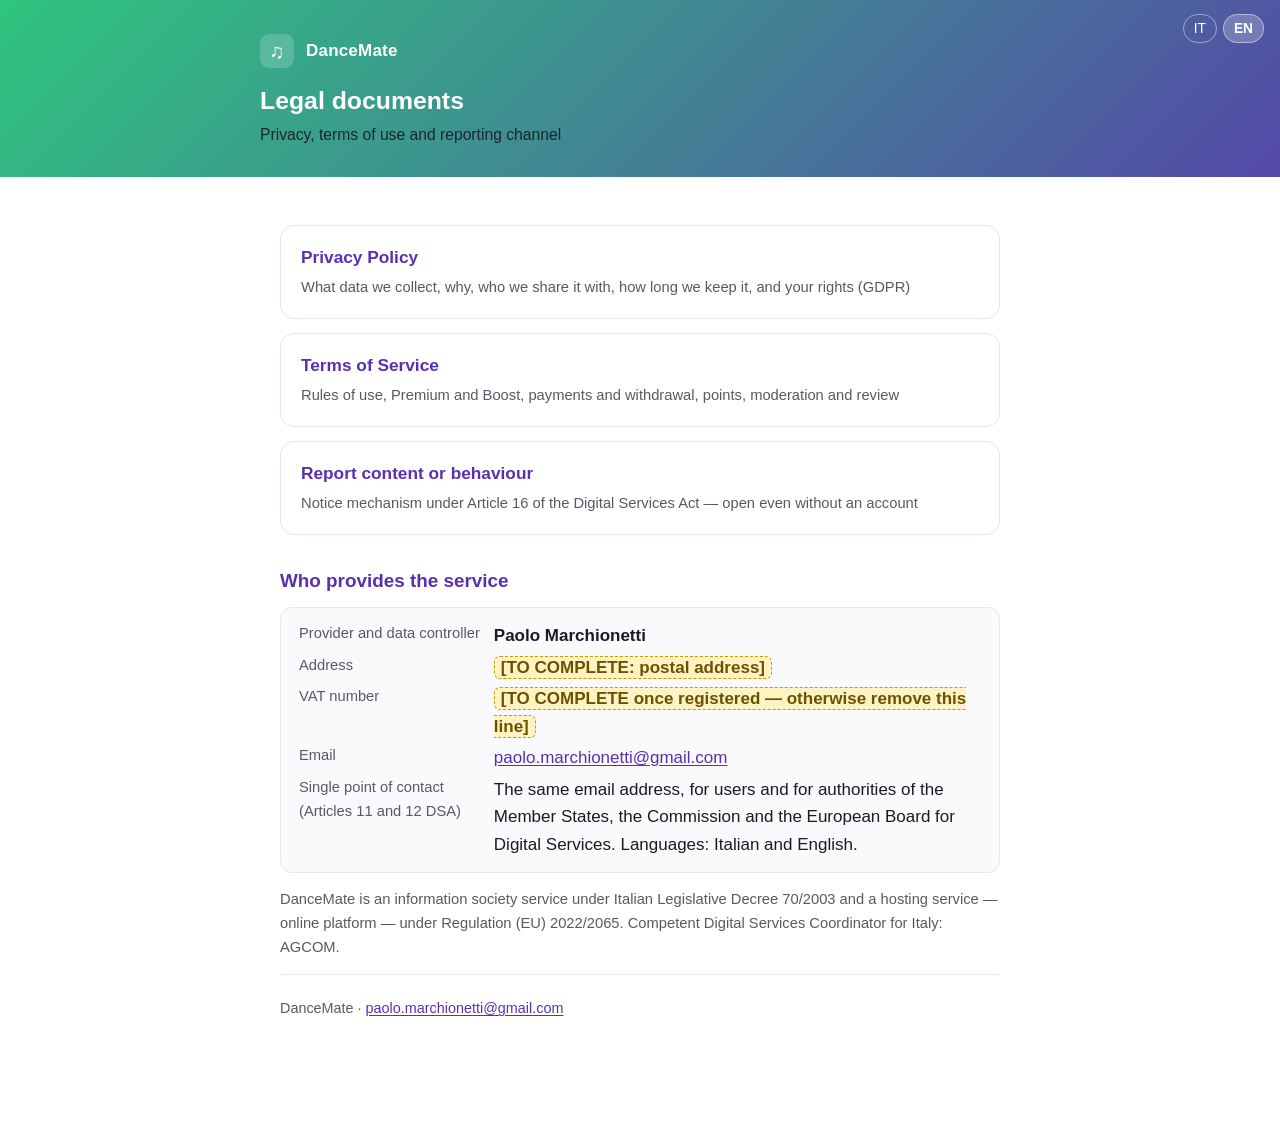
<file: index.html>
<!DOCTYPE html>
<html lang="it">
<head>
<meta charset="utf-8">
<meta name="viewport" content="width=device-width, initial-scale=1">
<title>Documenti legali — DanceMate</title>
<meta name="robots" content="index,follow">
<link rel="alternate" hreflang="en" href="./index-en.html">
<link rel="alternate" hreflang="it" href="./index.html">
<link rel="stylesheet" href="./legal.css">
<script src="./legal.js" defer></script>
</head>
<body>
<header class="band">
  <nav class="lang" aria-label="Lingua">
    <a href="./index.html" data-lang="it" aria-current="true">IT</a>
    <a href="./index-en.html" data-lang="en">EN</a>
  </nav>
  <div class="wrap">
    <div class="brand"><span class="note">&#9835;</span> DanceMate</div>
    <h1>Documenti legali</h1>
    <p>Privacy, condizioni d'uso e canale di segnalazione</p>
  </div>
</header>
<main>
  <div class="wrap">
    <a class="card" href="./privacy.html">
      <strong>Informativa sulla Privacy</strong>
      <span>Quali dati raccogliamo, perché, con chi li condividiamo, per quanto tempo, e i tuoi diritti (GDPR)</span>
    </a>
    <a class="card" href="./terms.html">
      <strong>Termini di Servizio</strong>
      <span>Regole d'uso, Premium e Boost, pagamenti e recesso, punti, moderazione e riesame</span>
    </a>
    <a class="card" href="./segnala.html">
      <strong>Segnala un contenuto o un comportamento</strong>
      <span>Meccanismo previsto dall'art. 16 del Digital Services Act — aperto anche senza account</span>
    </a>

    <h2>Chi fornisce il servizio</h2>
    <div class="legal-id">
      <dl>
        <dt>Fornitore e titolare del trattamento</dt>
        <dd><strong>Paolo Marchionetti</strong></dd>
        <dt>Indirizzo</dt>
        <dd><span class="todo">[DA COMPLETARE: indirizzo postale]</span></dd>
        <dt>Partita IVA</dt>
        <dd><span class="todo">[DA COMPLETARE quando aperta — altrimenti togliere la riga]</span></dd>
        <dt>Email</dt>
        <dd><a href="mailto:paolo.marchionetti@gmail.com">paolo.marchionetti@gmail.com</a></dd>
        <dt>Punto di contatto unico<br>(artt. 11 e 12 DSA)</dt>
        <dd>Lo stesso indirizzo email, per gli utenti e per le autorità degli Stati membri,
            della Commissione e del Comitato europeo per i servizi digitali.
            Lingue: italiano e inglese.</dd>
      </dl>
    </div>
    <p class="muted">DanceMate è un servizio della società dell'informazione ai sensi del
    D.Lgs. 70/2003 e un servizio di hosting — piattaforma online — ai sensi del Reg. (UE)
    2022/2065. Coordinatore dei servizi digitali competente per l'Italia: AGCOM.</p>

    <footer>
      DanceMate · <a href="mailto:paolo.marchionetti@gmail.com">paolo.marchionetti@gmail.com</a>
    </footer>
  </div>
</main>
</body>
</html>
</file>
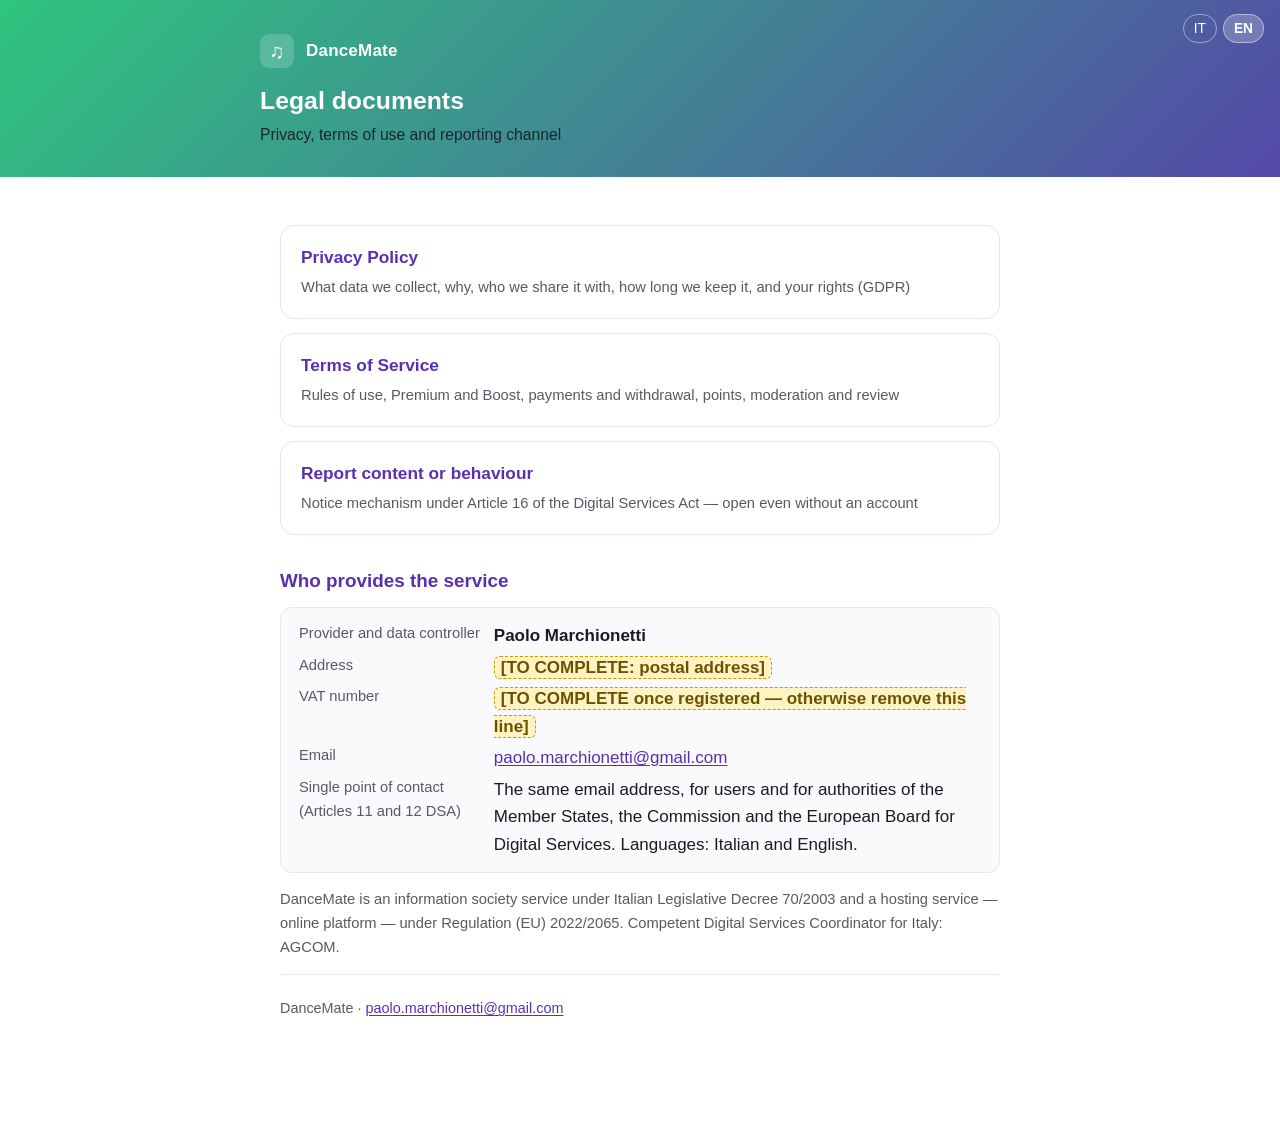
<file: index-en.html>
<!DOCTYPE html>
<html lang="en">
<head>
<meta charset="utf-8">
<meta name="viewport" content="width=device-width, initial-scale=1">
<title>Legal documents — DanceMate</title>
<meta name="robots" content="index,follow">
<link rel="alternate" hreflang="en" href="./index-en.html">
<link rel="alternate" hreflang="it" href="./index.html">
<link rel="stylesheet" href="./legal.css">
<script src="./legal.js" defer></script>
</head>
<body>
<header class="band">
  <nav class="lang" aria-label="Language">
    <a href="./index.html" data-lang="it">IT</a>
    <a href="./index-en.html" data-lang="en" aria-current="true">EN</a>
  </nav>
  <div class="wrap">
    <div class="brand"><span class="note">&#9835;</span> DanceMate</div>
    <h1>Legal documents</h1>
    <p>Privacy, terms of use and reporting channel</p>
  </div>
</header>
<main>
  <div class="wrap">
    <a class="card" href="./privacy-en.html">
      <strong>Privacy Policy</strong>
      <span>What data we collect, why, who we share it with, how long we keep it, and your rights (GDPR)</span>
    </a>
    <a class="card" href="./terms-en.html">
      <strong>Terms of Service</strong>
      <span>Rules of use, Premium and Boost, payments and withdrawal, points, moderation and review</span>
    </a>
    <a class="card" href="./segnala-en.html">
      <strong>Report content or behaviour</strong>
      <span>Notice mechanism under Article 16 of the Digital Services Act — open even without an account</span>
    </a>

    <h2>Who provides the service</h2>
    <div class="legal-id">
      <dl>
        <dt>Provider and data controller</dt>
        <dd><strong>Paolo Marchionetti</strong></dd>
        <dt>Address</dt>
        <dd><span class="todo">[TO COMPLETE: postal address]</span></dd>
        <dt>VAT number</dt>
        <dd><span class="todo">[TO COMPLETE once registered — otherwise remove this line]</span></dd>
        <dt>Email</dt>
        <dd><a href="mailto:paolo.marchionetti@gmail.com">paolo.marchionetti@gmail.com</a></dd>
        <dt>Single point of contact<br>(Articles 11 and 12 DSA)</dt>
        <dd>The same email address, for users and for authorities of the Member States, the
            Commission and the European Board for Digital Services.
            Languages: Italian and English.</dd>
      </dl>
    </div>
    <p class="muted">DanceMate is an information society service under Italian Legislative Decree
    70/2003 and a hosting service — online platform — under Regulation (EU) 2022/2065. Competent
    Digital Services Coordinator for Italy: AGCOM.</p>

    <footer>
      DanceMate · <a href="mailto:paolo.marchionetti@gmail.com">paolo.marchionetti@gmail.com</a>
    </footer>
  </div>
</main>
</body>
</html>
</file>
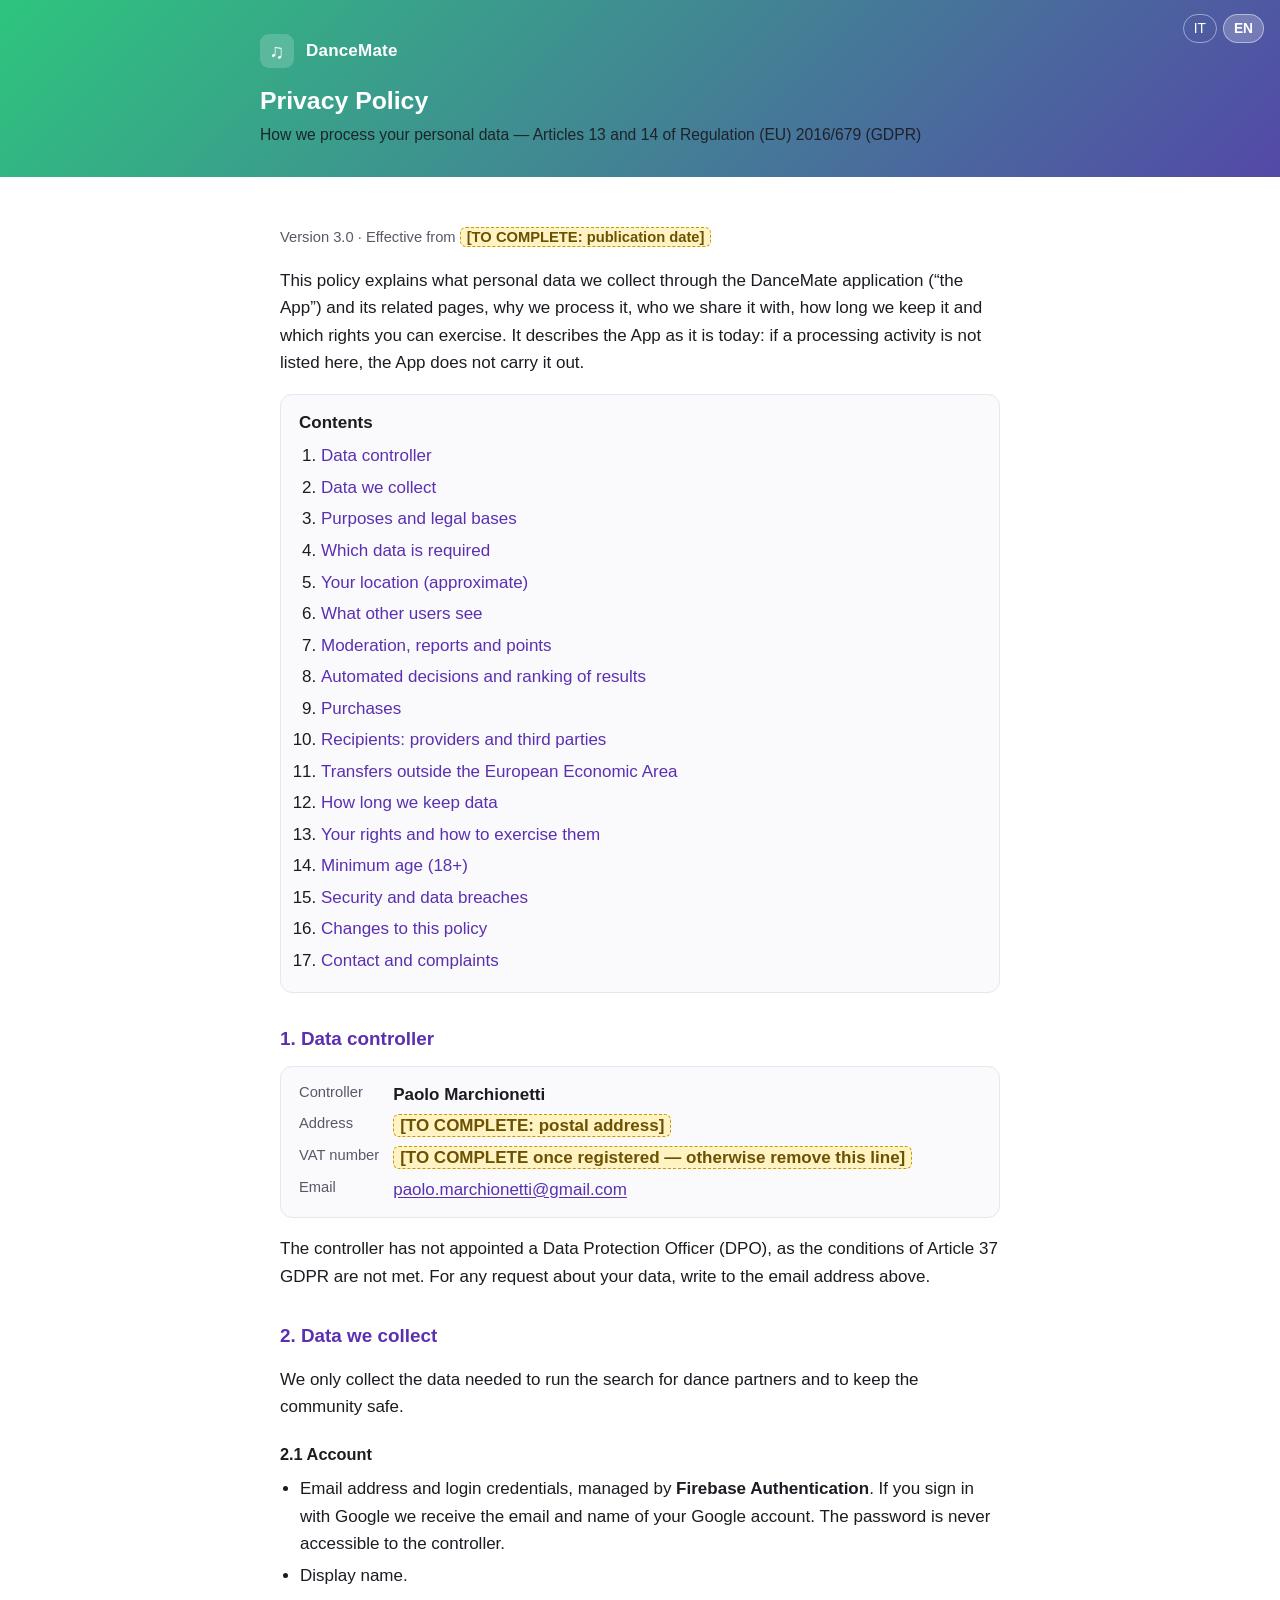
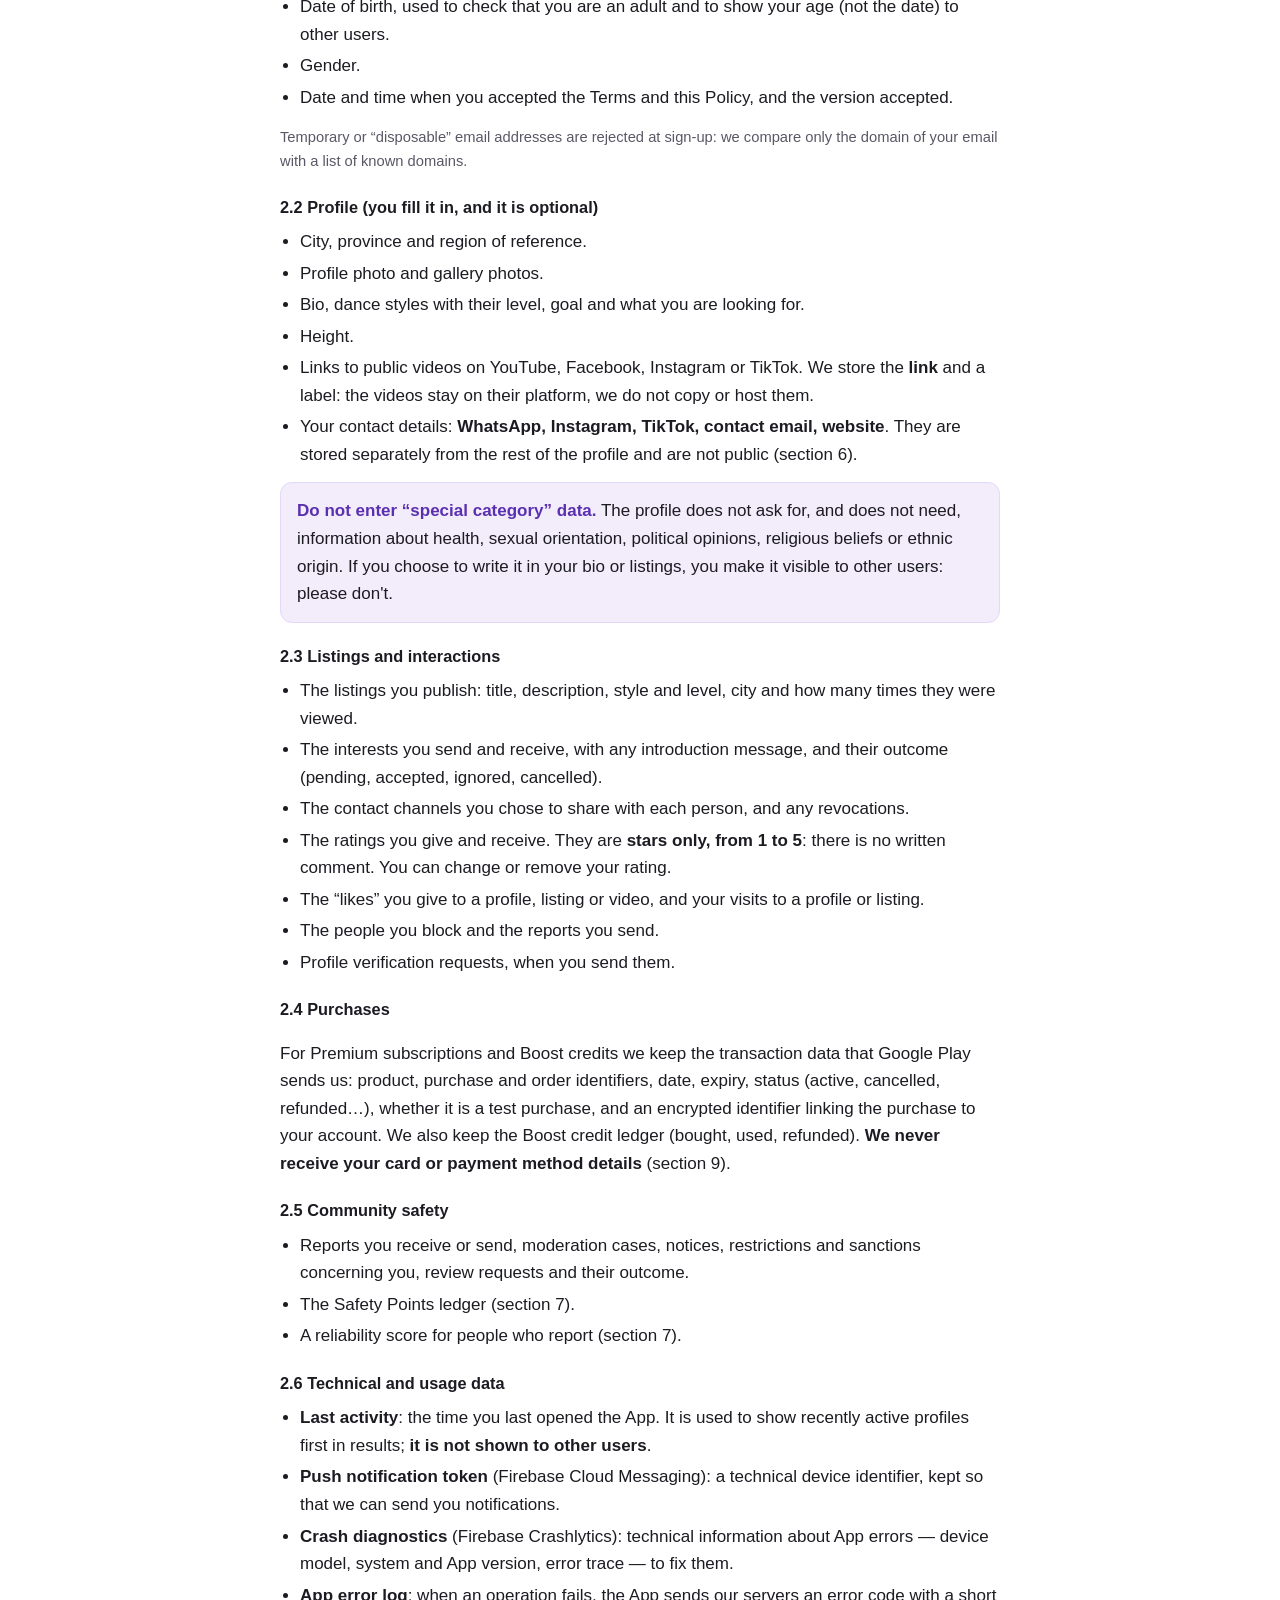
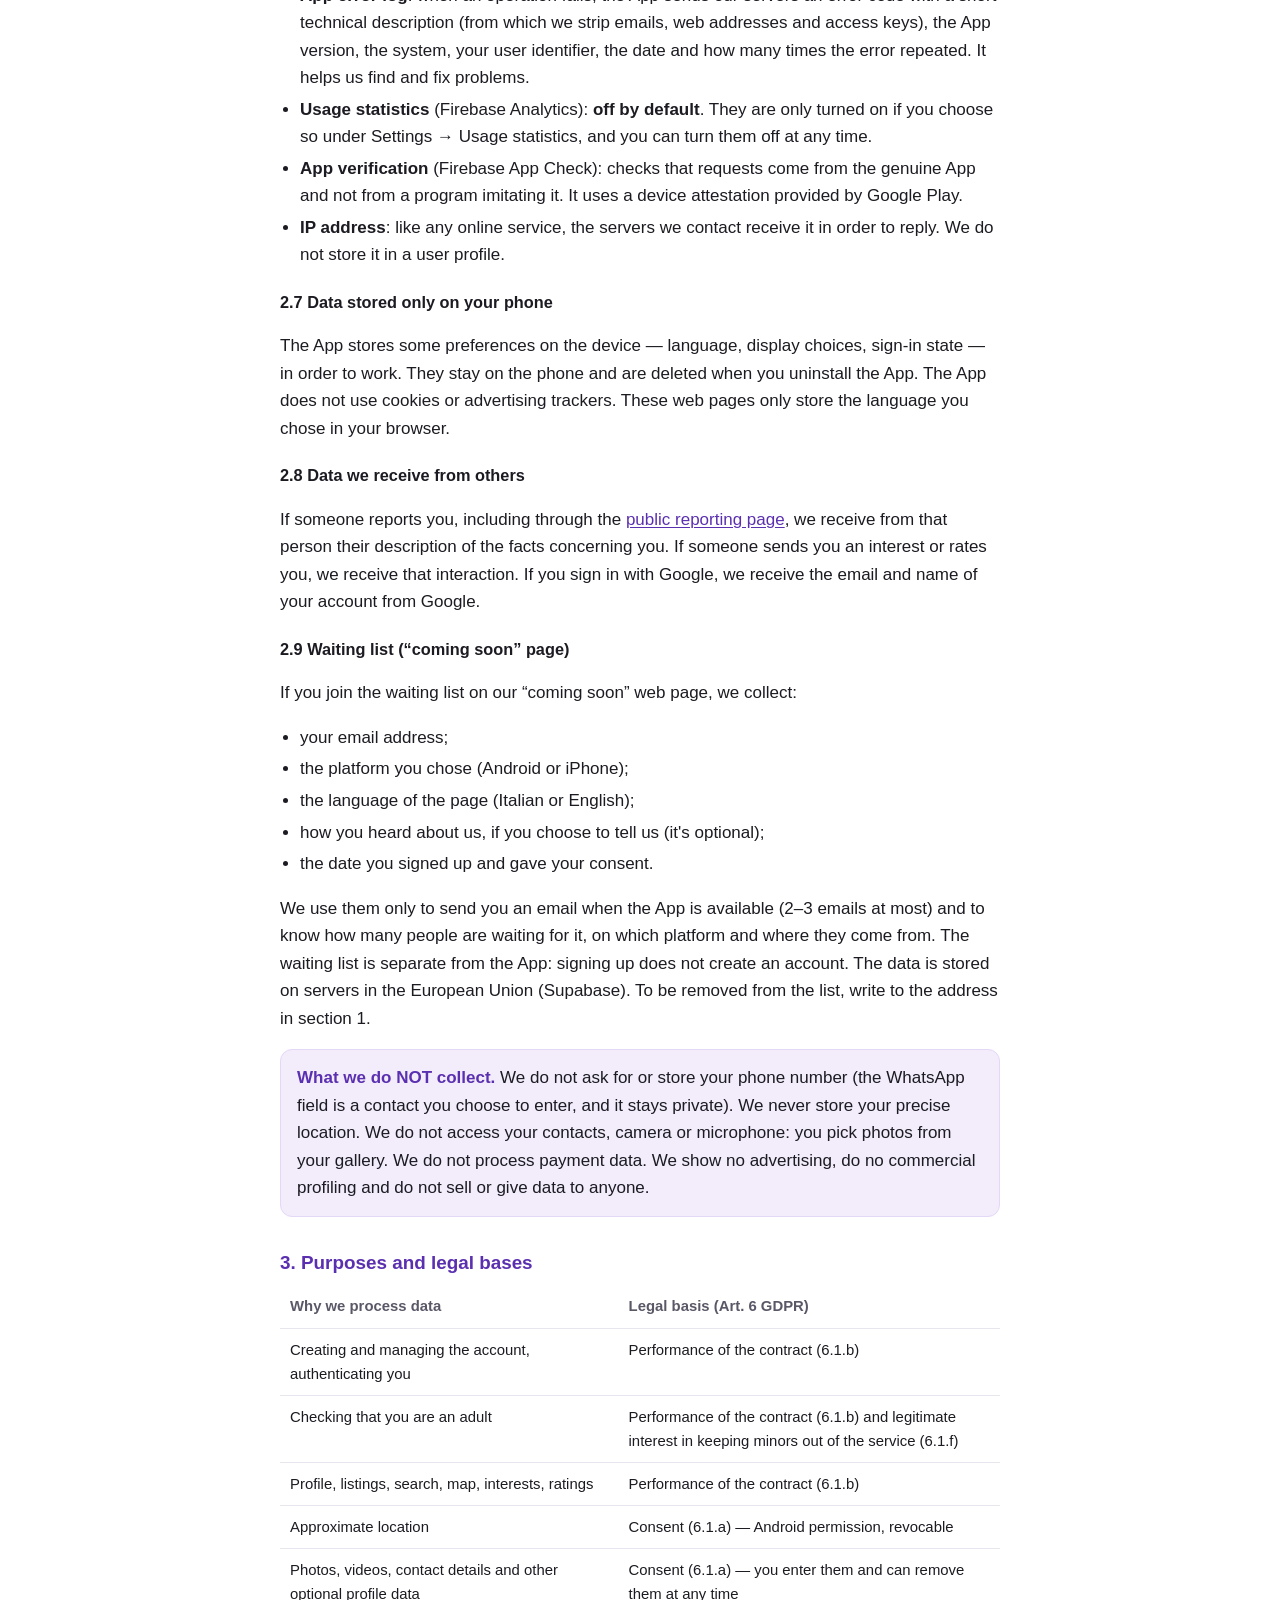
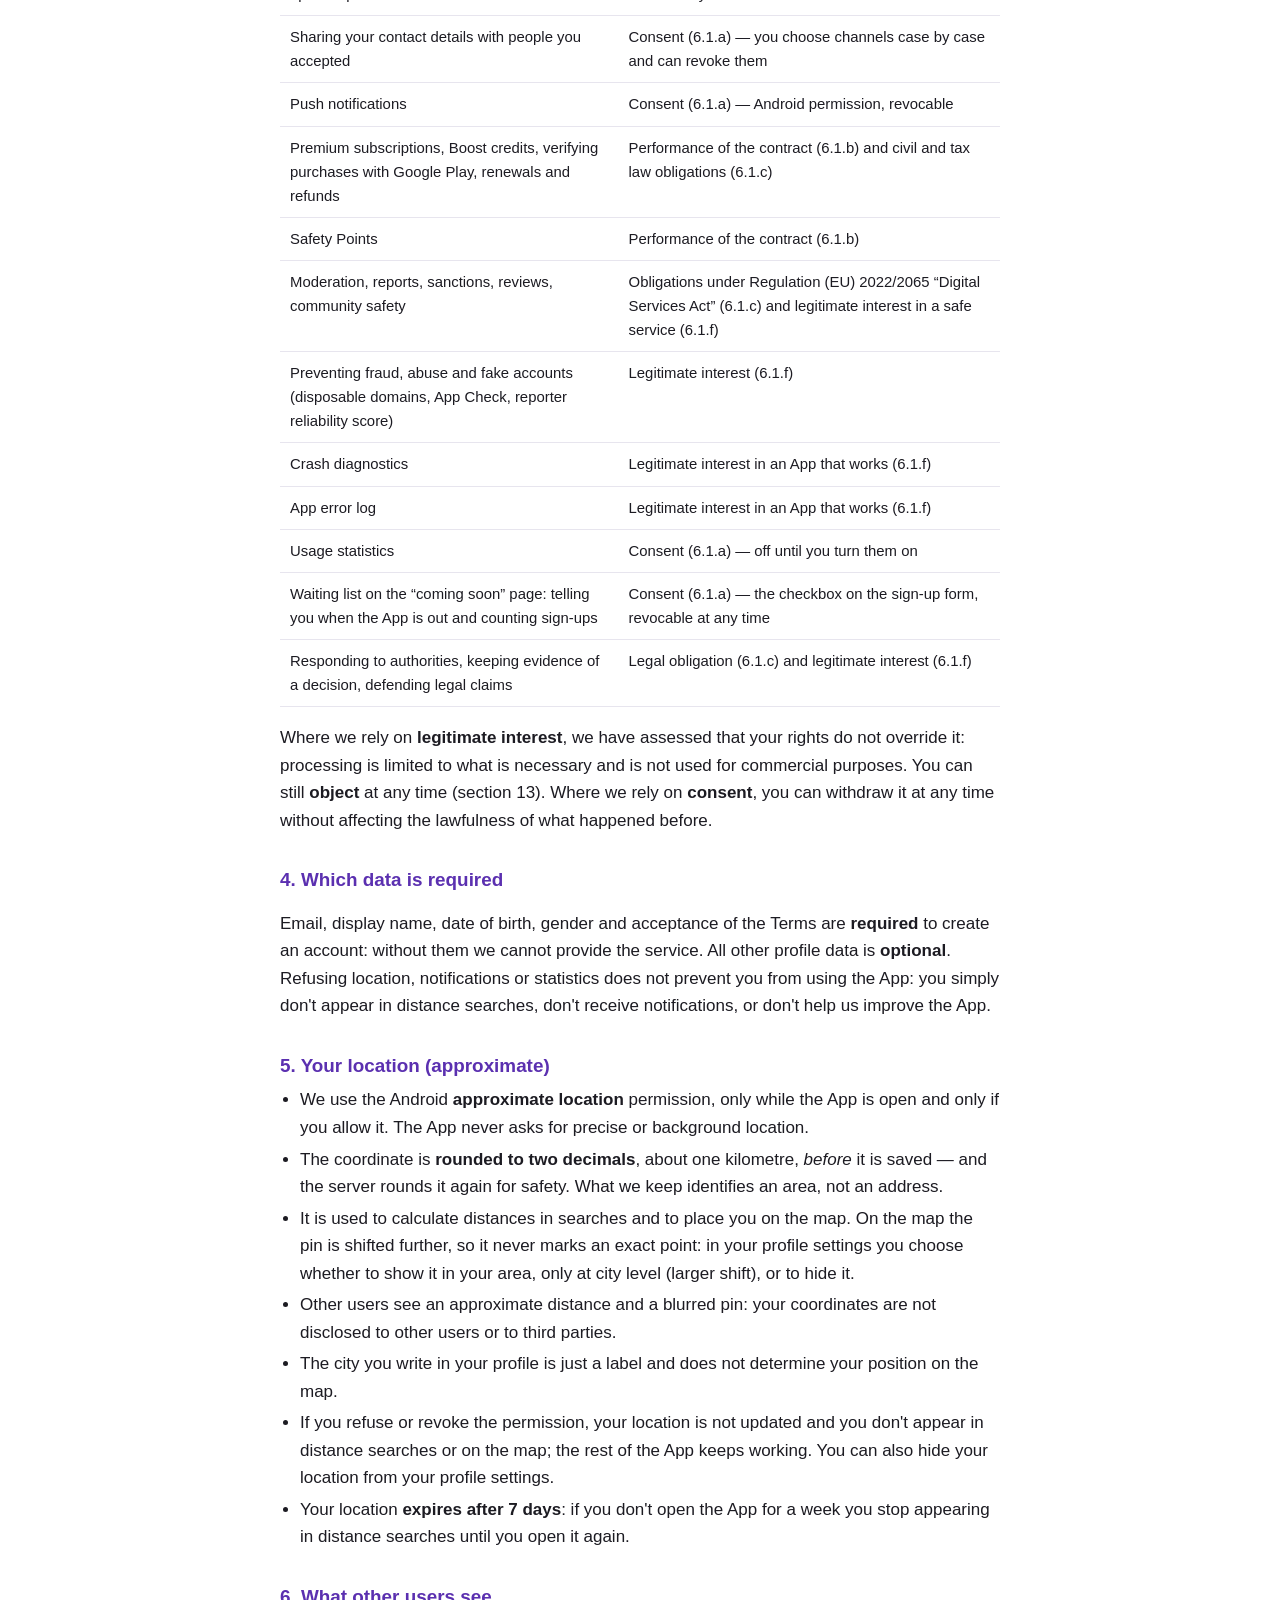
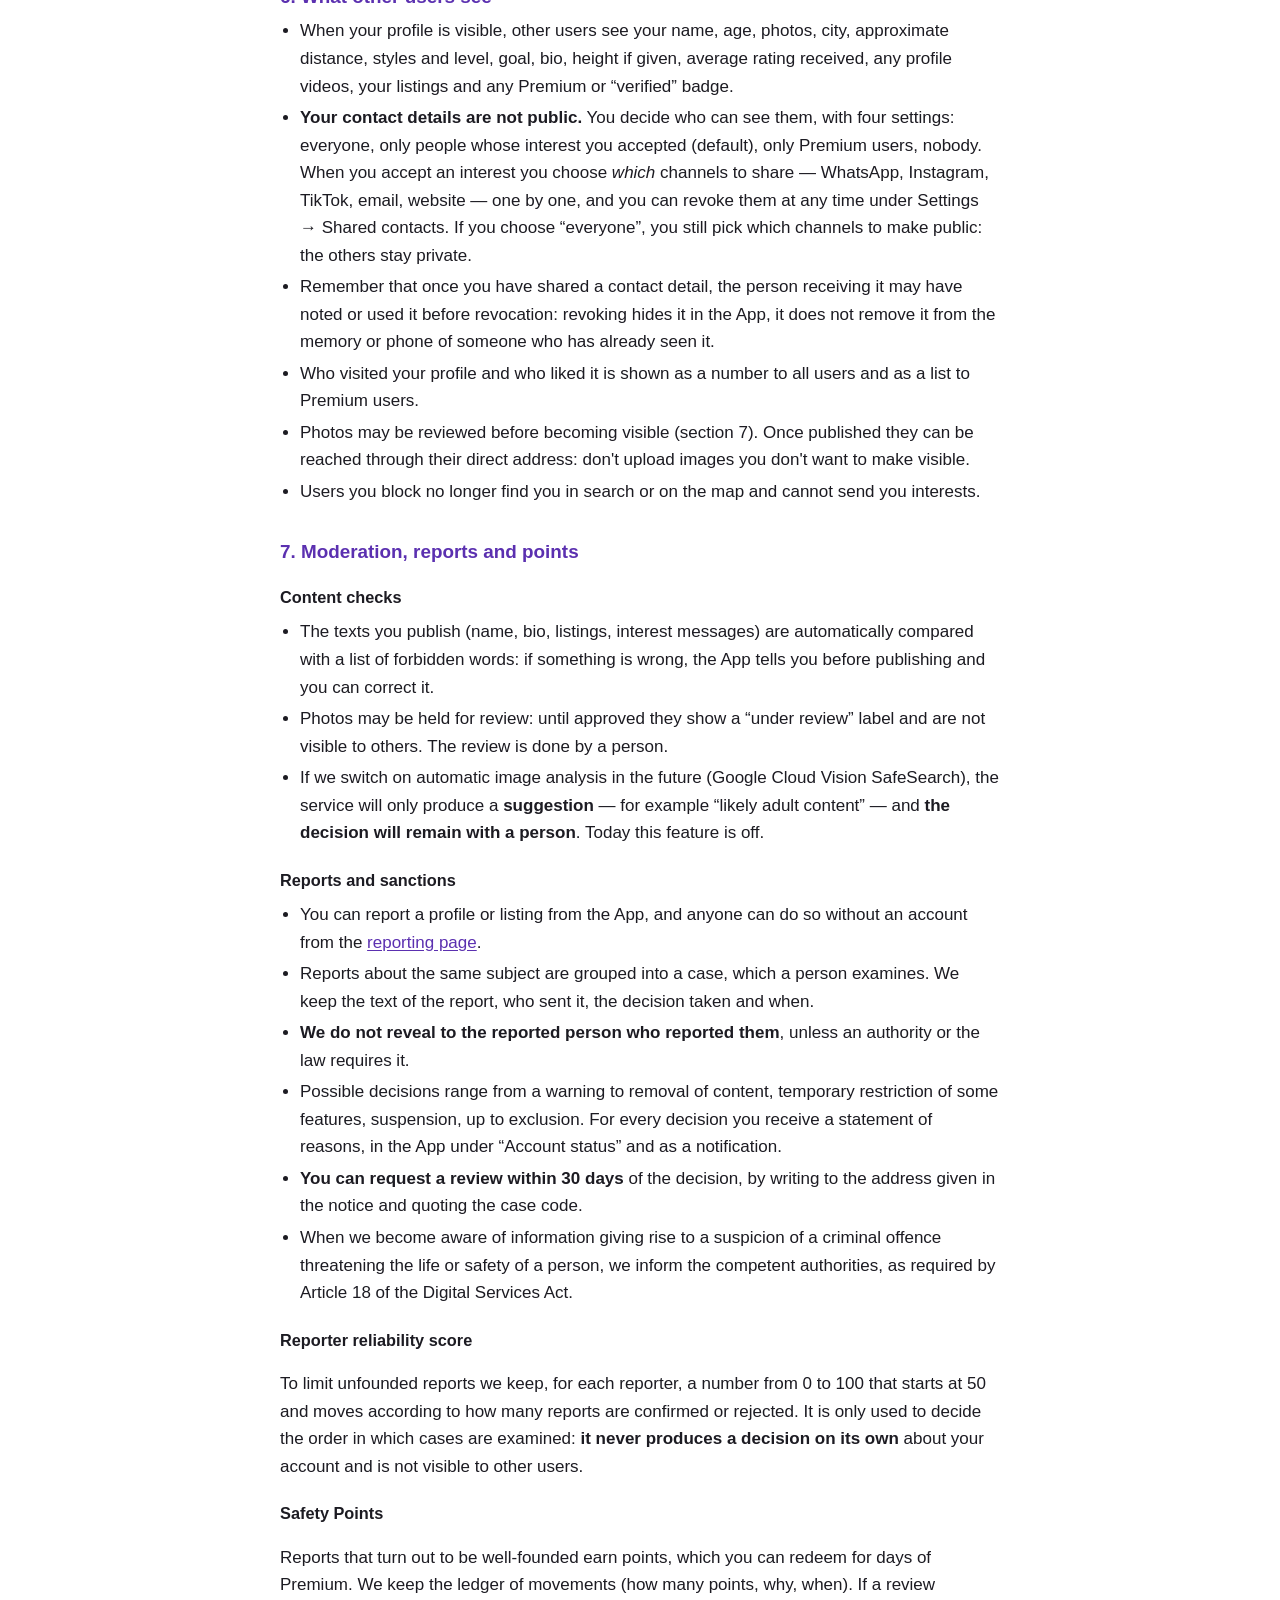
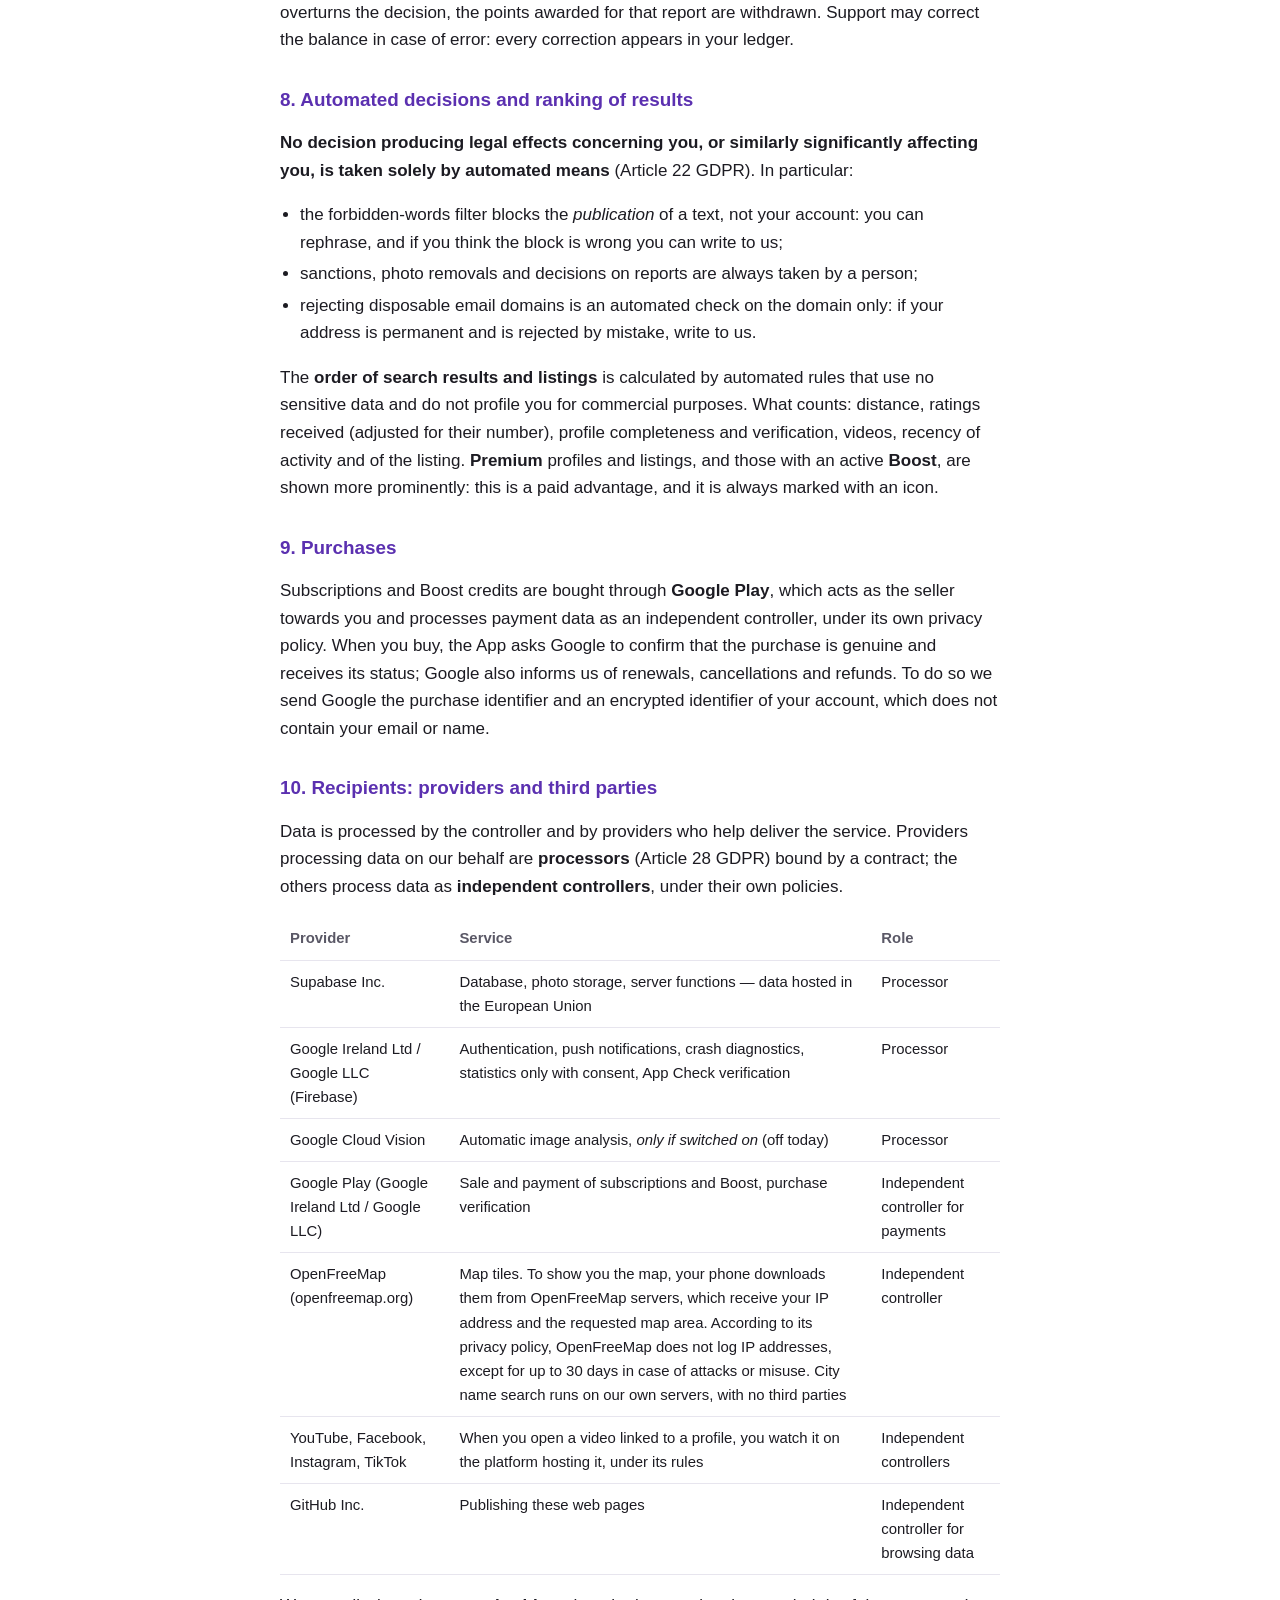
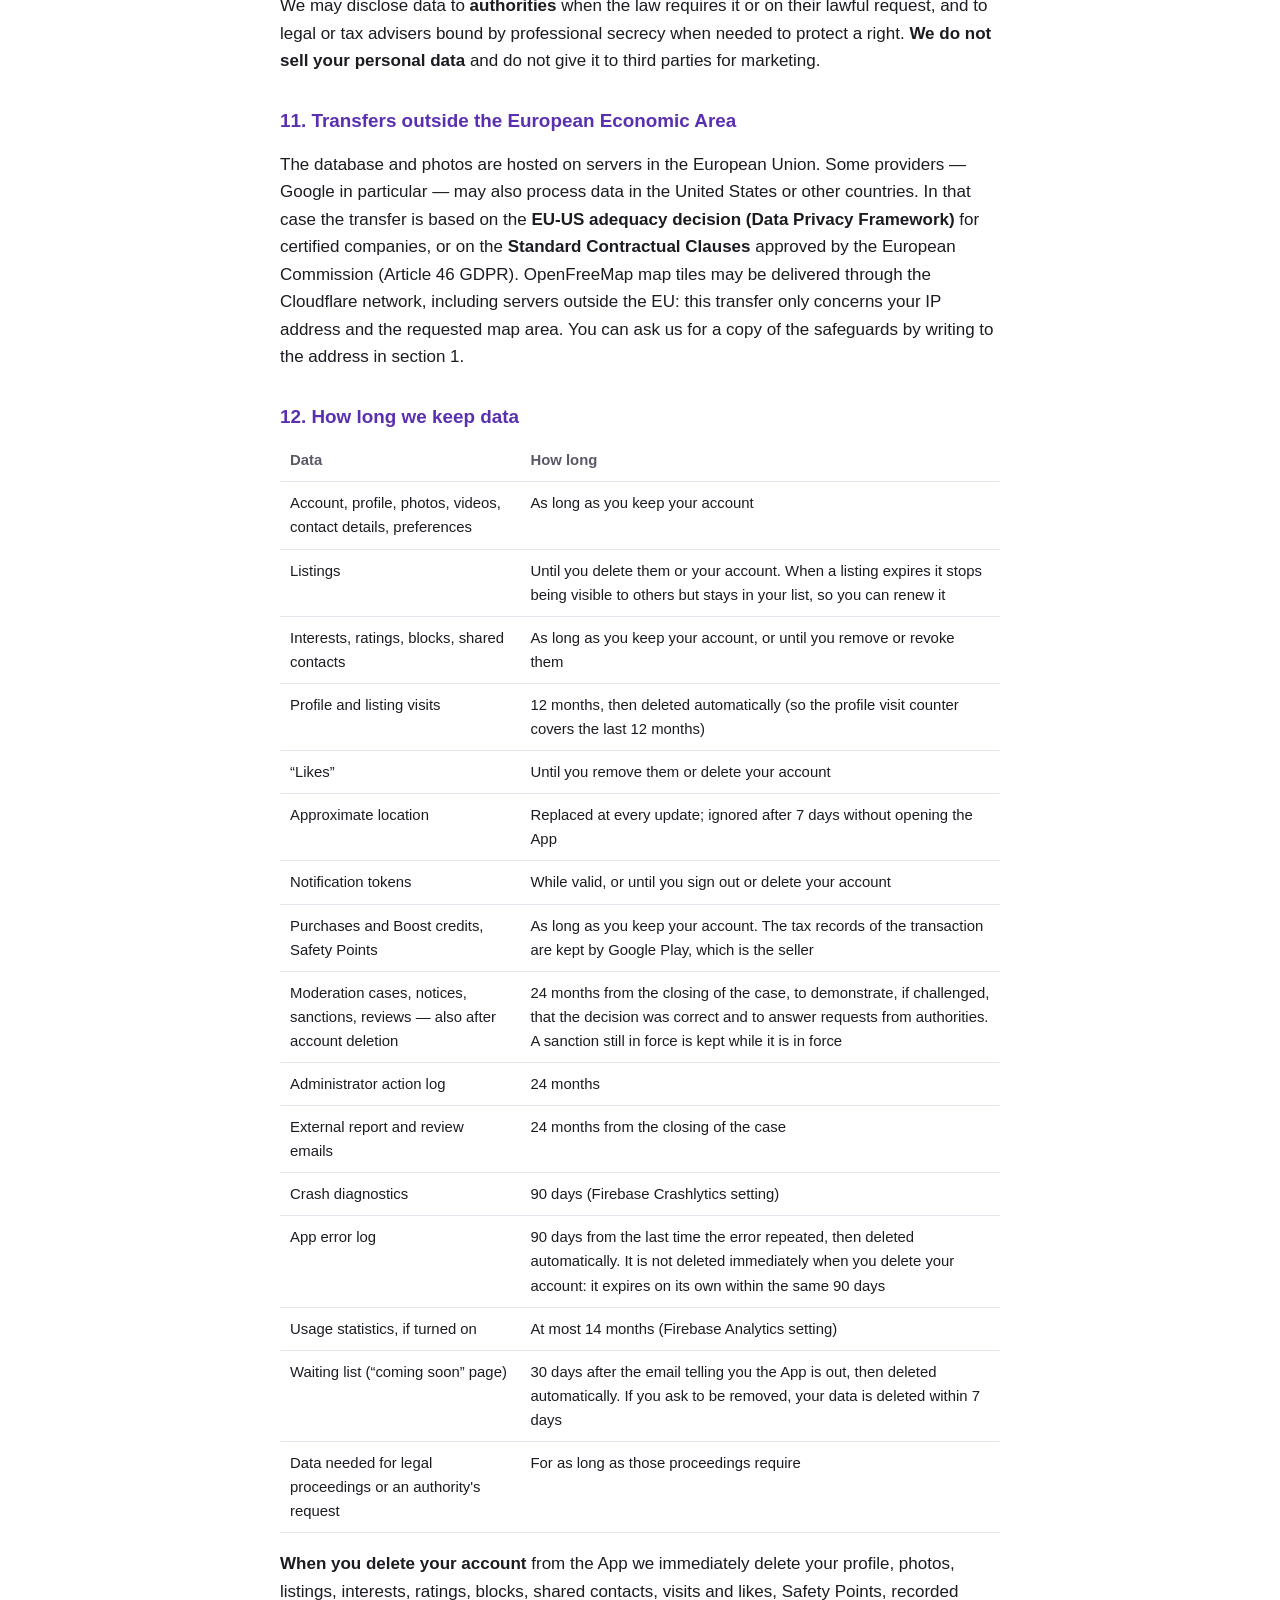
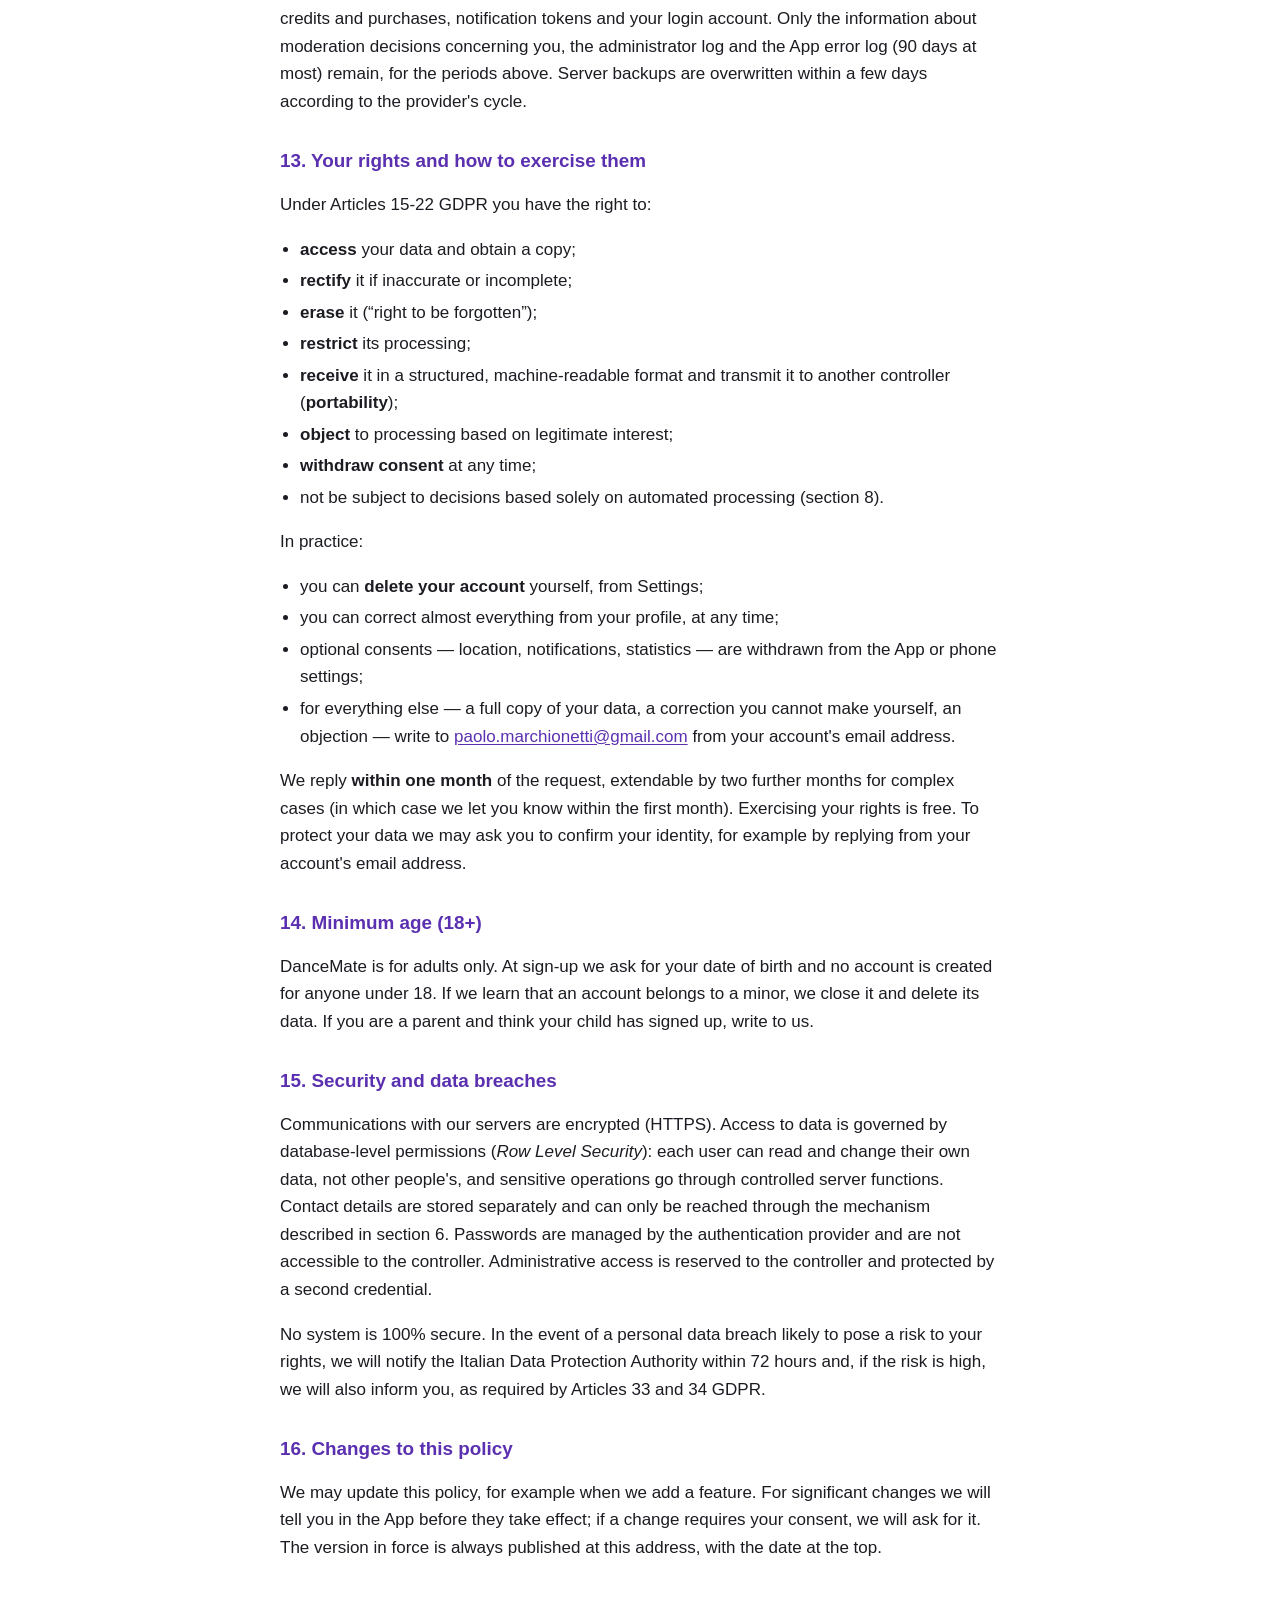
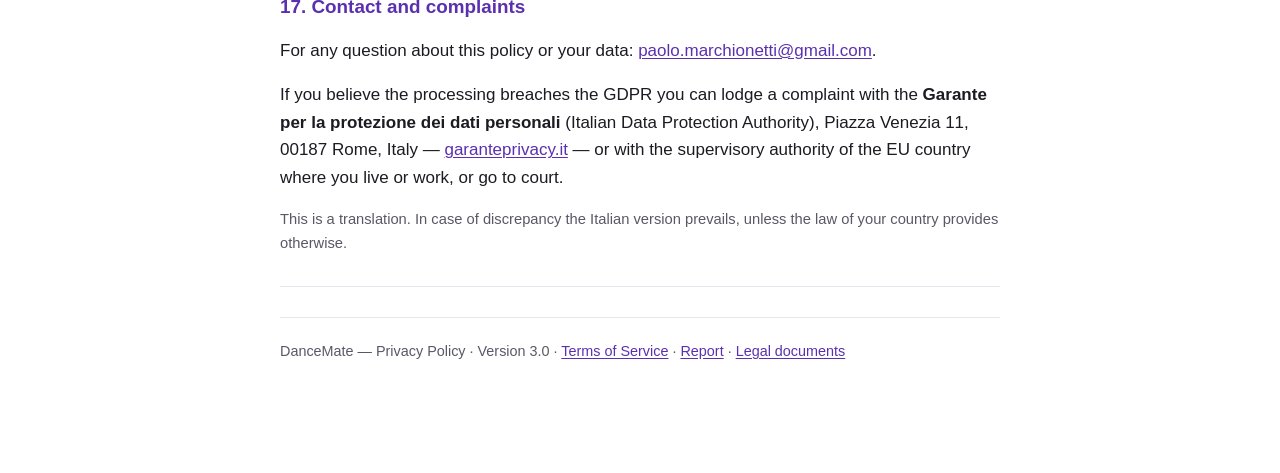
<file: privacy-en.html>
<!DOCTYPE html>
<html lang="en">
<head>
<meta charset="utf-8">
<meta name="viewport" content="width=device-width, initial-scale=1">
<title>Privacy Policy — DanceMate</title>
<meta name="robots" content="index,follow">
<link rel="alternate" hreflang="en" href="./privacy-en.html">
<link rel="alternate" hreflang="it" href="./privacy.html">
<link rel="stylesheet" href="./legal.css">
<script src="./legal.js" defer></script>
</head>
<body>
<header class="band">
  <nav class="lang" aria-label="Language">
    <a href="./privacy.html" data-lang="it">IT</a>
    <a href="./privacy-en.html" data-lang="en" aria-current="true">EN</a>
  </nav>
  <div class="wrap">
    <div class="brand"><span class="note">&#9835;</span> DanceMate</div>
    <h1>Privacy Policy</h1>
    <p>How we process your personal data — Articles 13 and 14 of Regulation (EU) 2016/679 (GDPR)</p>
  </div>
</header>

<main>
<div class="wrap">

<p class="muted">Version 3.0 · Effective from <span class="todo">[TO COMPLETE: publication date]</span></p>

<p>This policy explains what personal data we collect through the DanceMate application
(“the App”) and its related pages, why we process it, who we share it with, how long we keep
it and which rights you can exercise. It describes the App as it is today: if a processing
activity is not listed here, the App does not carry it out.</p>

<div class="toc">
  <strong>Contents</strong>
  <ol>
    <li><a href="#controller">Data controller</a></li>
    <li><a href="#data">Data we collect</a></li>
    <li><a href="#purposes">Purposes and legal bases</a></li>
    <li><a href="#required">Which data is required</a></li>
    <li><a href="#location">Your location (approximate)</a></li>
    <li><a href="#others">What other users see</a></li>
    <li><a href="#moderation">Moderation, reports and points</a></li>
    <li><a href="#automated">Automated decisions and ranking of results</a></li>
    <li><a href="#purchases">Purchases</a></li>
    <li><a href="#recipients">Recipients: providers and third parties</a></li>
    <li><a href="#transfers">Transfers outside the European Economic Area</a></li>
    <li><a href="#retention">How long we keep data</a></li>
    <li><a href="#rights">Your rights and how to exercise them</a></li>
    <li><a href="#age">Minimum age (18+)</a></li>
    <li><a href="#security">Security and data breaches</a></li>
    <li><a href="#changes">Changes to this policy</a></li>
    <li><a href="#contact">Contact and complaints</a></li>
  </ol>
</div>

<!-- ════════════════════════════════════════════════════════════════════ -->
<h2 id="controller">1. Data controller</h2>
<div class="legal-id">
  <dl>
    <dt>Controller</dt>
    <dd><strong>Paolo Marchionetti</strong></dd>
    <dt>Address</dt>
    <dd><span class="todo">[TO COMPLETE: postal address]</span></dd>
    <dt>VAT number</dt>
    <dd><span class="todo">[TO COMPLETE once registered — otherwise remove this line]</span></dd>
    <dt>Email</dt>
    <dd><a href="mailto:paolo.marchionetti@gmail.com">paolo.marchionetti@gmail.com</a></dd>
  </dl>
</div>
<p>The controller has not appointed a Data Protection Officer (DPO), as the conditions of
Article 37 GDPR are not met. For any request about your data, write to the email address
above.</p>

<!-- ════════════════════════════════════════════════════════════════════ -->
<h2 id="data">2. Data we collect</h2>
<p>We only collect the data needed to run the search for dance partners and to keep the
community safe.</p>

<h3>2.1 Account</h3>
<ul>
  <li>Email address and login credentials, managed by <strong>Firebase
      Authentication</strong>. If you sign in with Google we receive the email and name of your
      Google account. The password is never accessible to the controller.</li>
  <li>Display name.</li>
  <li>Date of birth, used to check that you are an adult and to show your age (not the date)
      to other users.</li>
  <li>Gender.</li>
  <li>Date and time when you accepted the Terms and this Policy, and the version accepted.</li>
</ul>
<p class="muted">Temporary or “disposable” email addresses are rejected at sign-up: we compare
only the domain of your email with a list of known domains.</p>

<h3>2.2 Profile (you fill it in, and it is optional)</h3>
<ul>
  <li>City, province and region of reference.</li>
  <li>Profile photo and gallery photos.</li>
  <li>Bio, dance styles with their level, goal and what you are looking for.</li>
  <li>Height.</li>
  <li>Links to public videos on YouTube, Facebook, Instagram or TikTok. We store the
      <strong>link</strong> and a label: the videos stay on their platform, we do not copy or
      host them.</li>
  <li>Your contact details: <strong>WhatsApp, Instagram, TikTok, contact email,
      website</strong>. They are stored separately from the rest of the profile and are not
      public (section 6).</li>
</ul>
<div class="box">
  <strong>Do not enter “special category” data.</strong> The profile does not ask for, and does
  not need, information about health, sexual orientation, political opinions, religious beliefs
  or ethnic origin. If you choose to write it in your bio or listings, you make it visible to
  other users: please don't.
</div>

<h3>2.3 Listings and interactions</h3>
<ul>
  <li>The listings you publish: title, description, style and level, city and how many times
      they were viewed.</li>
  <li>The interests you send and receive, with any introduction message, and their outcome
      (pending, accepted, ignored, cancelled).</li>
  <li>The contact channels you chose to share with each person, and any revocations.</li>
  <li>The ratings you give and receive. They are <strong>stars only, from 1 to 5</strong>: there
      is no written comment. You can change or remove your rating.</li>
  <li>The “likes” you give to a profile, listing or video, and your visits to a profile or
      listing.</li>
  <li>The people you block and the reports you send.</li>
  <li>Profile verification requests, when you send them.</li>
</ul>

<h3>2.4 Purchases</h3>
<p>For Premium subscriptions and Boost credits we keep the transaction data that Google Play
sends us: product, purchase and order identifiers, date, expiry, status (active, cancelled,
refunded…), whether it is a test purchase, and an encrypted identifier linking the purchase to
your account. We also keep the Boost credit ledger (bought, used, refunded). <strong>We never
receive your card or payment method details</strong> (section 9).</p>

<h3>2.5 Community safety</h3>
<ul>
  <li>Reports you receive or send, moderation cases, notices, restrictions and sanctions
      concerning you, review requests and their outcome.</li>
  <li>The Safety Points ledger (section 7).</li>
  <li>A reliability score for people who report (section 7).</li>
</ul>

<h3>2.6 Technical and usage data</h3>
<ul>
  <li><strong>Last activity</strong>: the time you last opened the App. It is used to show
      recently active profiles first in results; <strong>it is not shown to other
      users</strong>.</li>
  <li><strong>Push notification token</strong> (Firebase Cloud Messaging): a technical device
      identifier, kept so that we can send you notifications.</li>
  <li><strong>Crash diagnostics</strong> (Firebase Crashlytics): technical information about App
      errors — device model, system and App version, error trace — to fix them.</li>
  <li><strong>App error log</strong>: when an operation fails, the App sends our servers an error
      code with a short technical description (from which we strip emails, web addresses and
      access keys), the App version, the system, your user identifier, the date and how many
      times the error repeated. It helps us find and fix problems.</li>
  <li><strong>Usage statistics</strong> (Firebase Analytics): <strong>off by default</strong>.
      They are only turned on if you choose so under Settings → Usage statistics, and you can
      turn them off at any time.</li>
  <li><strong>App verification</strong> (Firebase App Check): checks that requests come from the
      genuine App and not from a program imitating it. It uses a device attestation provided by
      Google Play.</li>
  <li><strong>IP address</strong>: like any online service, the servers we contact receive it in
      order to reply. We do not store it in a user profile.</li>
</ul>

<h3>2.7 Data stored only on your phone</h3>
<p>The App stores some preferences on the device — language, display choices, sign-in state —
in order to work. They stay on the phone and are deleted when you uninstall the App. The App
does not use cookies or advertising trackers. These web pages only store the language you chose
in your browser.</p>

<h3>2.8 Data we receive from others</h3>
<p>If someone reports you, including through the <a href="./segnala-en.html">public reporting
page</a>, we receive from that person their description of the facts concerning you. If someone
sends you an interest or rates you, we receive that interaction. If you sign in with Google, we
receive the email and name of your account from Google.</p>

<h3>2.9 Waiting list (“coming soon” page)</h3>
<p>If you join the waiting list on our “coming soon” web page, we collect:</p>
<ul>
  <li>your email address;</li>
  <li>the platform you chose (Android or iPhone);</li>
  <li>the language of the page (Italian or English);</li>
  <li>how you heard about us, if you choose to tell us (it's optional);</li>
  <li>the date you signed up and gave your consent.</li>
</ul>
<p>We use them only to send you an email when the App is available (2–3 emails at most) and to
know how many people are waiting for it, on which platform and where they come from. The waiting
list is separate from the App: signing up does not create an account. The data is stored on
servers in the European Union (Supabase). To be removed from the list, write to the address in
section 1.</p>

<div class="box">
  <strong>What we do NOT collect.</strong> We do not ask for or store your phone number (the
  WhatsApp field is a contact you choose to enter, and it stays private). We never store your
  precise location. We do not access your contacts, camera or microphone: you pick photos from
  your gallery. We do not process payment data. We show no advertising, do no commercial
  profiling and do not sell or give data to anyone.
</div>

<!-- ════════════════════════════════════════════════════════════════════ -->
<h2 id="purposes">3. Purposes and legal bases</h2>
<table>
  <tr><th>Why we process data</th><th>Legal basis (Art. 6 GDPR)</th></tr>
  <tr><td>Creating and managing the account, authenticating you</td><td>Performance of the contract (6.1.b)</td></tr>
  <tr><td>Checking that you are an adult</td><td>Performance of the contract (6.1.b) and legitimate interest in keeping minors out of the service (6.1.f)</td></tr>
  <tr><td>Profile, listings, search, map, interests, ratings</td><td>Performance of the contract (6.1.b)</td></tr>
  <tr><td>Approximate location</td><td>Consent (6.1.a) — Android permission, revocable</td></tr>
  <tr><td>Photos, videos, contact details and other optional profile data</td><td>Consent (6.1.a) — you enter them and can remove them at any time</td></tr>
  <tr><td>Sharing your contact details with people you accepted</td><td>Consent (6.1.a) — you choose channels case by case and can revoke them</td></tr>
  <tr><td>Push notifications</td><td>Consent (6.1.a) — Android permission, revocable</td></tr>
  <tr><td>Premium subscriptions, Boost credits, verifying purchases with Google Play, renewals and refunds</td><td>Performance of the contract (6.1.b) and civil and tax law obligations (6.1.c)</td></tr>
  <tr><td>Safety Points</td><td>Performance of the contract (6.1.b)</td></tr>
  <tr><td>Moderation, reports, sanctions, reviews, community safety</td><td>Obligations under Regulation (EU) 2022/2065 “Digital Services Act” (6.1.c) and legitimate interest in a safe service (6.1.f)</td></tr>
  <tr><td>Preventing fraud, abuse and fake accounts (disposable domains, App Check, reporter reliability score)</td><td>Legitimate interest (6.1.f)</td></tr>
  <tr><td>Crash diagnostics</td><td>Legitimate interest in an App that works (6.1.f)</td></tr>
  <tr><td>App error log</td><td>Legitimate interest in an App that works (6.1.f)</td></tr>
  <tr><td>Usage statistics</td><td>Consent (6.1.a) — off until you turn them on</td></tr>
  <tr><td>Waiting list on the “coming soon” page: telling you when the App is out and counting sign-ups</td><td>Consent (6.1.a) — the checkbox on the sign-up form, revocable at any time</td></tr>
  <tr><td>Responding to authorities, keeping evidence of a decision, defending legal claims</td><td>Legal obligation (6.1.c) and legitimate interest (6.1.f)</td></tr>
</table>
<p>Where we rely on <strong>legitimate interest</strong>, we have assessed that your rights do not
override it: processing is limited to what is necessary and is not used for commercial purposes.
You can still <strong>object</strong> at any time (section 13). Where we rely on
<strong>consent</strong>, you can withdraw it at any time without affecting the lawfulness of what
happened before.</p>

<!-- ════════════════════════════════════════════════════════════════════ -->
<h2 id="required">4. Which data is required</h2>
<p>Email, display name, date of birth, gender and acceptance of the Terms are
<strong>required</strong> to create an account: without them we cannot provide the service. All
other profile data is <strong>optional</strong>. Refusing location, notifications or statistics
does not prevent you from using the App: you simply don't appear in distance searches, don't
receive notifications, or don't help us improve the App.</p>

<!-- ════════════════════════════════════════════════════════════════════ -->
<h2 id="location">5. Your location (approximate)</h2>
<ul>
  <li>We use the Android <strong>approximate location</strong> permission, only while the App is
      open and only if you allow it. The App never asks for precise or background location.</li>
  <li>The coordinate is <strong>rounded to two decimals</strong>, about one kilometre,
      <em>before</em> it is saved — and the server rounds it again for safety. What we keep
      identifies an area, not an address.</li>
  <li>It is used to calculate distances in searches and to place you on the map. On the map the
      pin is shifted further, so it never marks an exact point: in your profile settings you choose
      whether to show it in your area, only at city level (larger shift), or to hide it.</li>
  <li>Other users see an approximate distance and a blurred pin: your coordinates are not
      disclosed to other users or to third parties.</li>
  <li>The city you write in your profile is just a label and does not determine your position on
      the map.</li>
  <li>If you refuse or revoke the permission, your location is not updated and you don't appear
      in distance searches or on the map; the rest of the App keeps working. You can also hide
      your location from your profile settings.</li>
  <li>Your location <strong>expires after 7 days</strong>: if you don't open the App for a week
      you stop appearing in distance searches until you open it again.</li>
</ul>

<!-- ════════════════════════════════════════════════════════════════════ -->
<h2 id="others">6. What other users see</h2>
<ul>
  <li>When your profile is visible, other users see your name, age, photos, city, approximate
      distance, styles and level, goal, bio, height if given, average rating received, any
      profile videos, your listings and any Premium or “verified” badge.</li>
  <li><strong>Your contact details are not public.</strong> You decide who can see them, with
      four settings: everyone, only people whose interest you accepted (default), only Premium
      users, nobody. When you accept an interest you choose <em>which</em> channels to share —
      WhatsApp, Instagram, TikTok, email, website — one by one, and you can revoke them at any
      time under Settings → Shared contacts. If you choose “everyone”, you still pick which
      channels to make public: the others stay private.</li>
  <li>Remember that once you have shared a contact detail, the person receiving it may have
      noted or used it before revocation: revoking hides it in the App, it does not remove it
      from the memory or phone of someone who has already seen it.</li>
  <li>Who visited your profile and who liked it is shown as a number to all users and as a list
      to Premium users.</li>
  <li>Photos may be reviewed before becoming visible (section 7). Once published they can be
      reached through their direct address: don't upload images you don't want to make
      visible.</li>
  <li>Users you block no longer find you in search or on the map and cannot send you
      interests.</li>
</ul>

<!-- ════════════════════════════════════════════════════════════════════ -->
<h2 id="moderation">7. Moderation, reports and points</h2>

<h3>Content checks</h3>
<ul>
  <li>The texts you publish (name, bio, listings, interest messages) are automatically compared
      with a list of forbidden words: if something is wrong, the App tells you before publishing
      and you can correct it.</li>
  <li>Photos may be held for review: until approved they show a “under review” label and are not
      visible to others. The review is done by a person.</li>
  <li>If we switch on automatic image analysis in the future (Google Cloud Vision SafeSearch),
      the service will only produce a <strong>suggestion</strong> — for example “likely adult
      content” — and <strong>the decision will remain with a person</strong>. Today this feature
      is off.</li>
</ul>

<h3>Reports and sanctions</h3>
<ul>
  <li>You can report a profile or listing from the App, and anyone can do so without an account
      from the <a href="./segnala-en.html">reporting page</a>.</li>
  <li>Reports about the same subject are grouped into a case, which a person examines. We keep
      the text of the report, who sent it, the decision taken and when.</li>
  <li><strong>We do not reveal to the reported person who reported them</strong>, unless an
      authority or the law requires it.</li>
  <li>Possible decisions range from a warning to removal of content, temporary restriction of
      some features, suspension, up to exclusion. For every decision you receive a statement of
      reasons, in the App under “Account status” and as a notification.</li>
  <li><strong>You can request a review within 30 days</strong> of the decision, by writing to the
      address given in the notice and quoting the case code.</li>
  <li>When we become aware of information giving rise to a suspicion of a criminal offence
      threatening the life or safety of a person, we inform the competent authorities, as
      required by Article 18 of the Digital Services Act.</li>
</ul>

<h3>Reporter reliability score</h3>
<p>To limit unfounded reports we keep, for each reporter, a number from 0 to 100 that starts at
50 and moves according to how many reports are confirmed or rejected. It is only used to decide
the order in which cases are examined: <strong>it never produces a decision on its own</strong>
about your account and is not visible to other users.</p>

<h3>Safety Points</h3>
<p>Reports that turn out to be well-founded earn points, which you can redeem for days of
Premium. We keep the ledger of movements (how many points, why, when). If a review overturns the
decision, the points awarded for that report are withdrawn. Support may correct the balance in
case of error: every correction appears in your ledger.</p>

<!-- ════════════════════════════════════════════════════════════════════ -->
<h2 id="automated">8. Automated decisions and ranking of results</h2>
<p><strong>No decision producing legal effects concerning you, or similarly significantly
affecting you, is taken solely by automated means</strong> (Article 22 GDPR). In particular:</p>
<ul>
  <li>the forbidden-words filter blocks the <em>publication</em> of a text, not your account: you
      can rephrase, and if you think the block is wrong you can write to us;</li>
  <li>sanctions, photo removals and decisions on reports are always taken by a person;</li>
  <li>rejecting disposable email domains is an automated check on the domain only: if your
      address is permanent and is rejected by mistake, write to us.</li>
</ul>
<p>The <strong>order of search results and listings</strong> is calculated by automated rules
that use no sensitive data and do not profile you for commercial purposes. What counts:
distance, ratings received (adjusted for their number), profile completeness and verification,
videos, recency of activity and of the listing. <strong>Premium</strong> profiles and listings,
and those with an active <strong>Boost</strong>, are shown more prominently: this is a paid
advantage, and it is always marked with an icon.</p>

<!-- ════════════════════════════════════════════════════════════════════ -->
<h2 id="purchases">9. Purchases</h2>
<p>Subscriptions and Boost credits are bought through <strong>Google Play</strong>, which acts as
the seller towards you and processes payment data as an independent controller, under its own
privacy policy. When you buy, the App asks Google to confirm that the purchase is genuine and
receives its status; Google also informs us of renewals, cancellations and refunds. To do so we
send Google the purchase identifier and an encrypted identifier of your account, which does not
contain your email or name.</p>

<!-- ════════════════════════════════════════════════════════════════════ -->
<h2 id="recipients">10. Recipients: providers and third parties</h2>
<p>Data is processed by the controller and by providers who help deliver the service. Providers
processing data on our behalf are <strong>processors</strong> (Article 28 GDPR) bound by a
contract; the others process data as <strong>independent controllers</strong>, under their own
policies.</p>
<table>
  <tr><th>Provider</th><th>Service</th><th>Role</th></tr>
  <tr><td>Supabase Inc.</td><td>Database, photo storage, server functions — data hosted in the European Union</td><td>Processor</td></tr>
  <tr><td>Google Ireland Ltd / Google LLC (Firebase)</td><td>Authentication, push notifications, crash diagnostics, statistics only with consent, App Check verification</td><td>Processor</td></tr>
  <tr><td>Google Cloud Vision</td><td>Automatic image analysis, <em>only if switched on</em> (off today)</td><td>Processor</td></tr>
  <tr><td>Google Play (Google Ireland Ltd / Google LLC)</td><td>Sale and payment of subscriptions and Boost, purchase verification</td><td>Independent controller for payments</td></tr>
  <tr><td>OpenFreeMap (openfreemap.org)</td><td>Map tiles. To show you the map, your phone downloads them from OpenFreeMap servers, which receive your IP address and the requested map area. According to its privacy policy, OpenFreeMap does not log IP addresses, except for up to 30 days in case of attacks or misuse. City name search runs on our own servers, with no third parties</td><td>Independent controller</td></tr>
  <tr><td>YouTube, Facebook, Instagram, TikTok</td><td>When you open a video linked to a profile, you watch it on the platform hosting it, under its rules</td><td>Independent controllers</td></tr>
  <tr><td>GitHub Inc.</td><td>Publishing these web pages</td><td>Independent controller for browsing data</td></tr>
</table>
<p>We may disclose data to <strong>authorities</strong> when the law requires it or on their
lawful request, and to legal or tax advisers bound by professional secrecy when needed to protect
a right. <strong>We do not sell your personal data</strong> and do not give it to third parties
for marketing.</p>

<!-- ════════════════════════════════════════════════════════════════════ -->
<h2 id="transfers">11. Transfers outside the European Economic Area</h2>
<p>The database and photos are hosted on servers in the European Union. Some providers — Google
in particular — may also process data in the United States or other countries. In that case the
transfer is based on the <strong>EU-US adequacy decision (Data Privacy Framework)</strong> for
certified companies, or on the <strong>Standard Contractual Clauses</strong> approved by the
European Commission (Article 46 GDPR). OpenFreeMap map tiles may be delivered through
the Cloudflare network, including servers outside the EU: this transfer only concerns your IP
address and the requested map area. You can ask us for a copy of
the safeguards by writing to the address in section 1.</p>

<!-- ════════════════════════════════════════════════════════════════════ -->
<h2 id="retention">12. How long we keep data</h2>
<table>
  <tr><th>Data</th><th>How long</th></tr>
  <tr><td>Account, profile, photos, videos, contact details, preferences</td><td>As long as you keep your account</td></tr>
  <tr><td>Listings</td><td>Until you delete them or your account. When a listing expires it stops being visible to others but stays in your list, so you can renew it</td></tr>
  <tr><td>Interests, ratings, blocks, shared contacts</td><td>As long as you keep your account, or until you remove or revoke them</td></tr>
  <tr><td>Profile and listing visits</td><td>12 months, then deleted automatically (so the profile visit counter covers the last 12 months)</td></tr>
  <tr><td>“Likes”</td><td>Until you remove them or delete your account</td></tr>
  <tr><td>Approximate location</td><td>Replaced at every update; ignored after 7 days without opening the App</td></tr>
  <tr><td>Notification tokens</td><td>While valid, or until you sign out or delete your account</td></tr>
  <tr><td>Purchases and Boost credits, Safety Points</td><td>As long as you keep your account. The tax records of the transaction are kept by Google Play, which is the seller</td></tr>
  <tr><td>Moderation cases, notices, sanctions, reviews — also after account deletion</td><td>24 months from the closing of the case, to demonstrate, if challenged, that the decision was correct and to answer requests from authorities. A sanction still in force is kept while it is in force</td></tr>
  <tr><td>Administrator action log</td><td>24 months</td></tr>
  <tr><td>External report and review emails</td><td>24 months from the closing of the case</td></tr>
  <tr><td>Crash diagnostics</td><td>90 days (Firebase Crashlytics setting)</td></tr>
  <tr><td>App error log</td><td>90 days from the last time the error repeated, then deleted automatically. It is not deleted immediately when you delete your account: it expires on its own within the same 90 days</td></tr>
  <tr><td>Usage statistics, if turned on</td><td>At most 14 months (Firebase Analytics setting)</td></tr>
  <tr><td>Waiting list (“coming soon” page)</td><td>30 days after the email telling you the App is out, then deleted automatically. If you ask to be removed, your data is deleted within 7 days</td></tr>
  <tr><td>Data needed for legal proceedings or an authority's request</td><td>For as long as those proceedings require</td></tr>
</table>
<p><strong>When you delete your account</strong> from the App we immediately delete your profile,
photos, listings, interests, ratings, blocks, shared contacts, visits and likes, Safety Points,
recorded credits and purchases, notification tokens and your login account. Only the information
about moderation decisions concerning you, the administrator log and the App error log (90 days
at most) remain, for the periods above.
Server backups are overwritten within a few days according to the provider's cycle.</p>

<!-- ════════════════════════════════════════════════════════════════════ -->
<h2 id="rights">13. Your rights and how to exercise them</h2>
<p>Under Articles 15-22 GDPR you have the right to:</p>
<ul>
  <li><strong>access</strong> your data and obtain a copy;</li>
  <li><strong>rectify</strong> it if inaccurate or incomplete;</li>
  <li><strong>erase</strong> it (“right to be forgotten”);</li>
  <li><strong>restrict</strong> its processing;</li>
  <li><strong>receive</strong> it in a structured, machine-readable format and transmit it to
      another controller (<strong>portability</strong>);</li>
  <li><strong>object</strong> to processing based on legitimate interest;</li>
  <li><strong>withdraw consent</strong> at any time;</li>
  <li>not be subject to decisions based solely on automated processing (section 8).</li>
</ul>
<p>In practice:</p>
<ul>
  <li>you can <strong>delete your account</strong> yourself, from Settings;</li>
  <li>you can correct almost everything from your profile, at any time;</li>
  <li>optional consents — location, notifications, statistics — are withdrawn from the App or
      phone settings;</li>
  <li>for everything else — a full copy of your data, a correction you cannot make yourself, an
      objection — write to
      <a href="mailto:paolo.marchionetti@gmail.com">paolo.marchionetti@gmail.com</a>
      from your account's email address.</li>
</ul>
<p>We reply <strong>within one month</strong> of the request, extendable by two further months for
complex cases (in which case we let you know within the first month). Exercising your rights is
free. To protect your data we may ask you to confirm your identity, for example by replying from
your account's email address.</p>

<!-- ════════════════════════════════════════════════════════════════════ -->
<h2 id="age">14. Minimum age (18+)</h2>
<p>DanceMate is for adults only. At sign-up we ask for your date of birth and no account is
created for anyone under 18. If we learn that an account belongs to a minor, we close it and
delete its data. If you are a parent and think your child has signed up, write to us.</p>

<!-- ════════════════════════════════════════════════════════════════════ -->
<h2 id="security">15. Security and data breaches</h2>
<p>Communications with our servers are encrypted (HTTPS). Access to data is governed by
database-level permissions (<em>Row Level Security</em>): each user can read and change their own
data, not other people's, and sensitive operations go through controlled server functions.
Contact details are stored separately and can only be reached through the mechanism described in
section 6. Passwords are managed by the authentication provider and are not accessible to the
controller. Administrative access is reserved to the controller and protected by a second
credential.</p>
<p>No system is 100% secure. In the event of a personal data breach likely to pose a risk to your
rights, we will notify the Italian Data Protection Authority within 72 hours and, if the risk is
high, we will also inform you, as required by Articles 33 and 34 GDPR.</p>

<!-- ════════════════════════════════════════════════════════════════════ -->
<h2 id="changes">16. Changes to this policy</h2>
<p>We may update this policy, for example when we add a feature. For significant changes we will
tell you in the App before they take effect; if a change requires your consent, we will ask for
it. The version in force is always published at this address, with the date at the top.</p>

<!-- ════════════════════════════════════════════════════════════════════ -->
<h2 id="contact">17. Contact and complaints</h2>
<p>For any question about this policy or your data:
<a href="mailto:paolo.marchionetti@gmail.com">paolo.marchionetti@gmail.com</a>.</p>
<p>If you believe the processing breaches the GDPR you can lodge a complaint with the
<strong>Garante per la protezione dei dati personali</strong> (Italian Data Protection
Authority), Piazza Venezia 11, 00187 Rome, Italy —
<a href="https://www.garanteprivacy.it">garanteprivacy.it</a> — or with the supervisory authority
of the EU country where you live or work, or go to court.</p>
<p class="muted">This is a translation. In case of discrepancy the Italian version prevails,
unless the law of your country provides otherwise.</p>

<hr>
<footer>
  DanceMate — Privacy Policy · Version 3.0 ·
  <a href="./terms-en.html">Terms of Service</a> ·
  <a href="./segnala-en.html">Report</a> ·
  <a href="./index-en.html">Legal documents</a>
</footer>

</div>
</main>
</body>
</html>
</file>
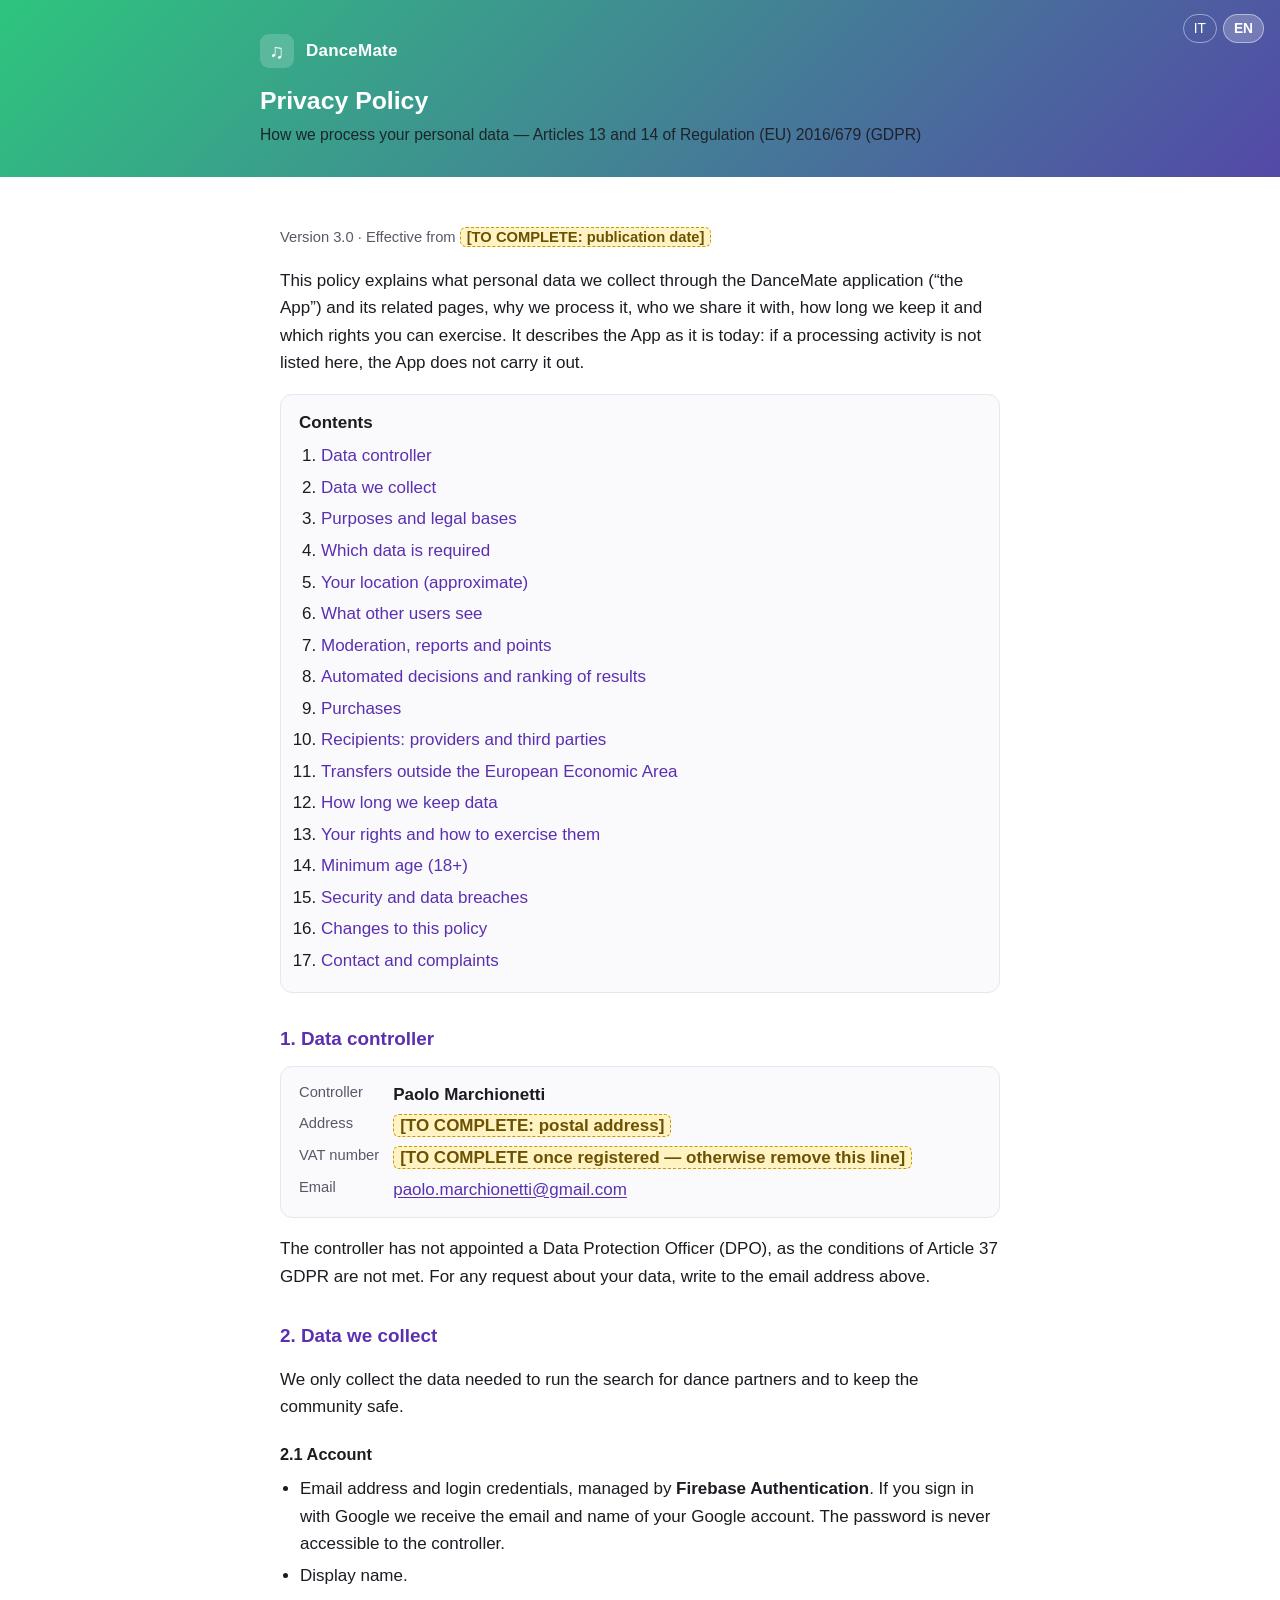
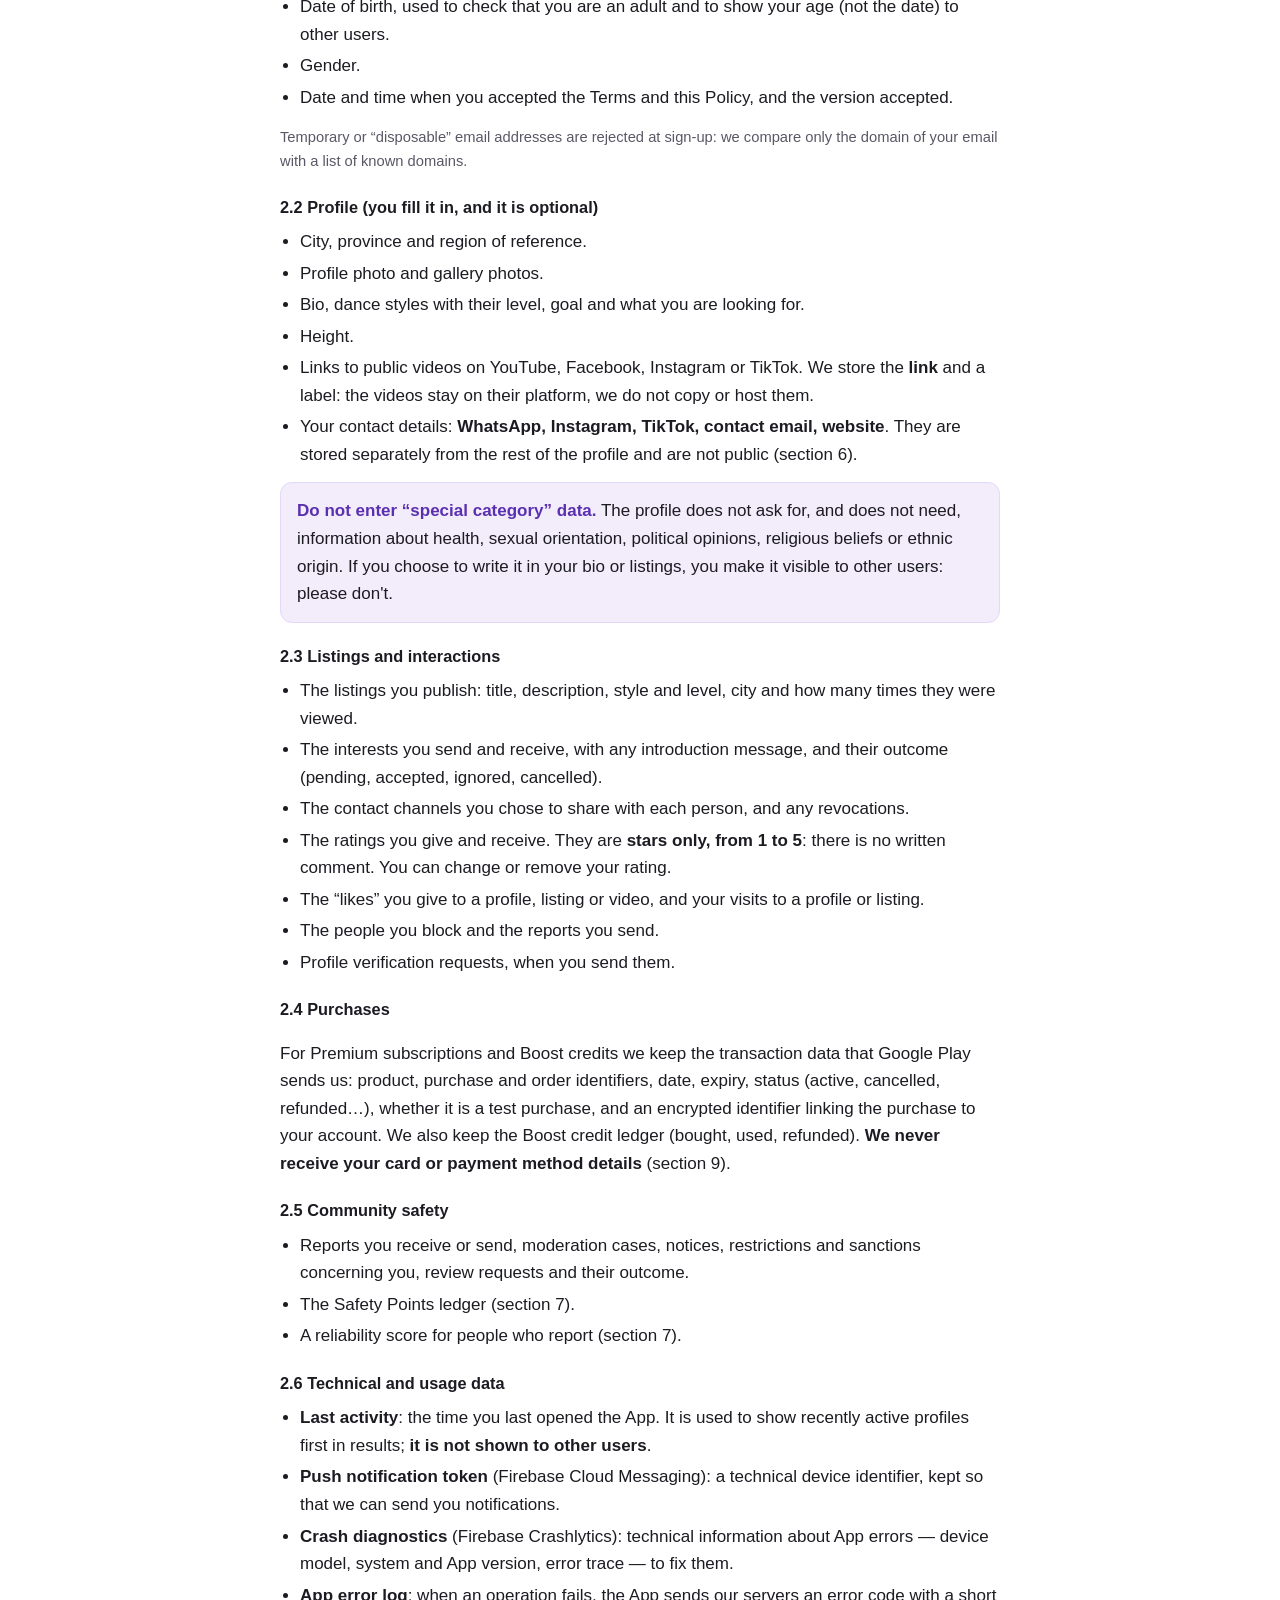
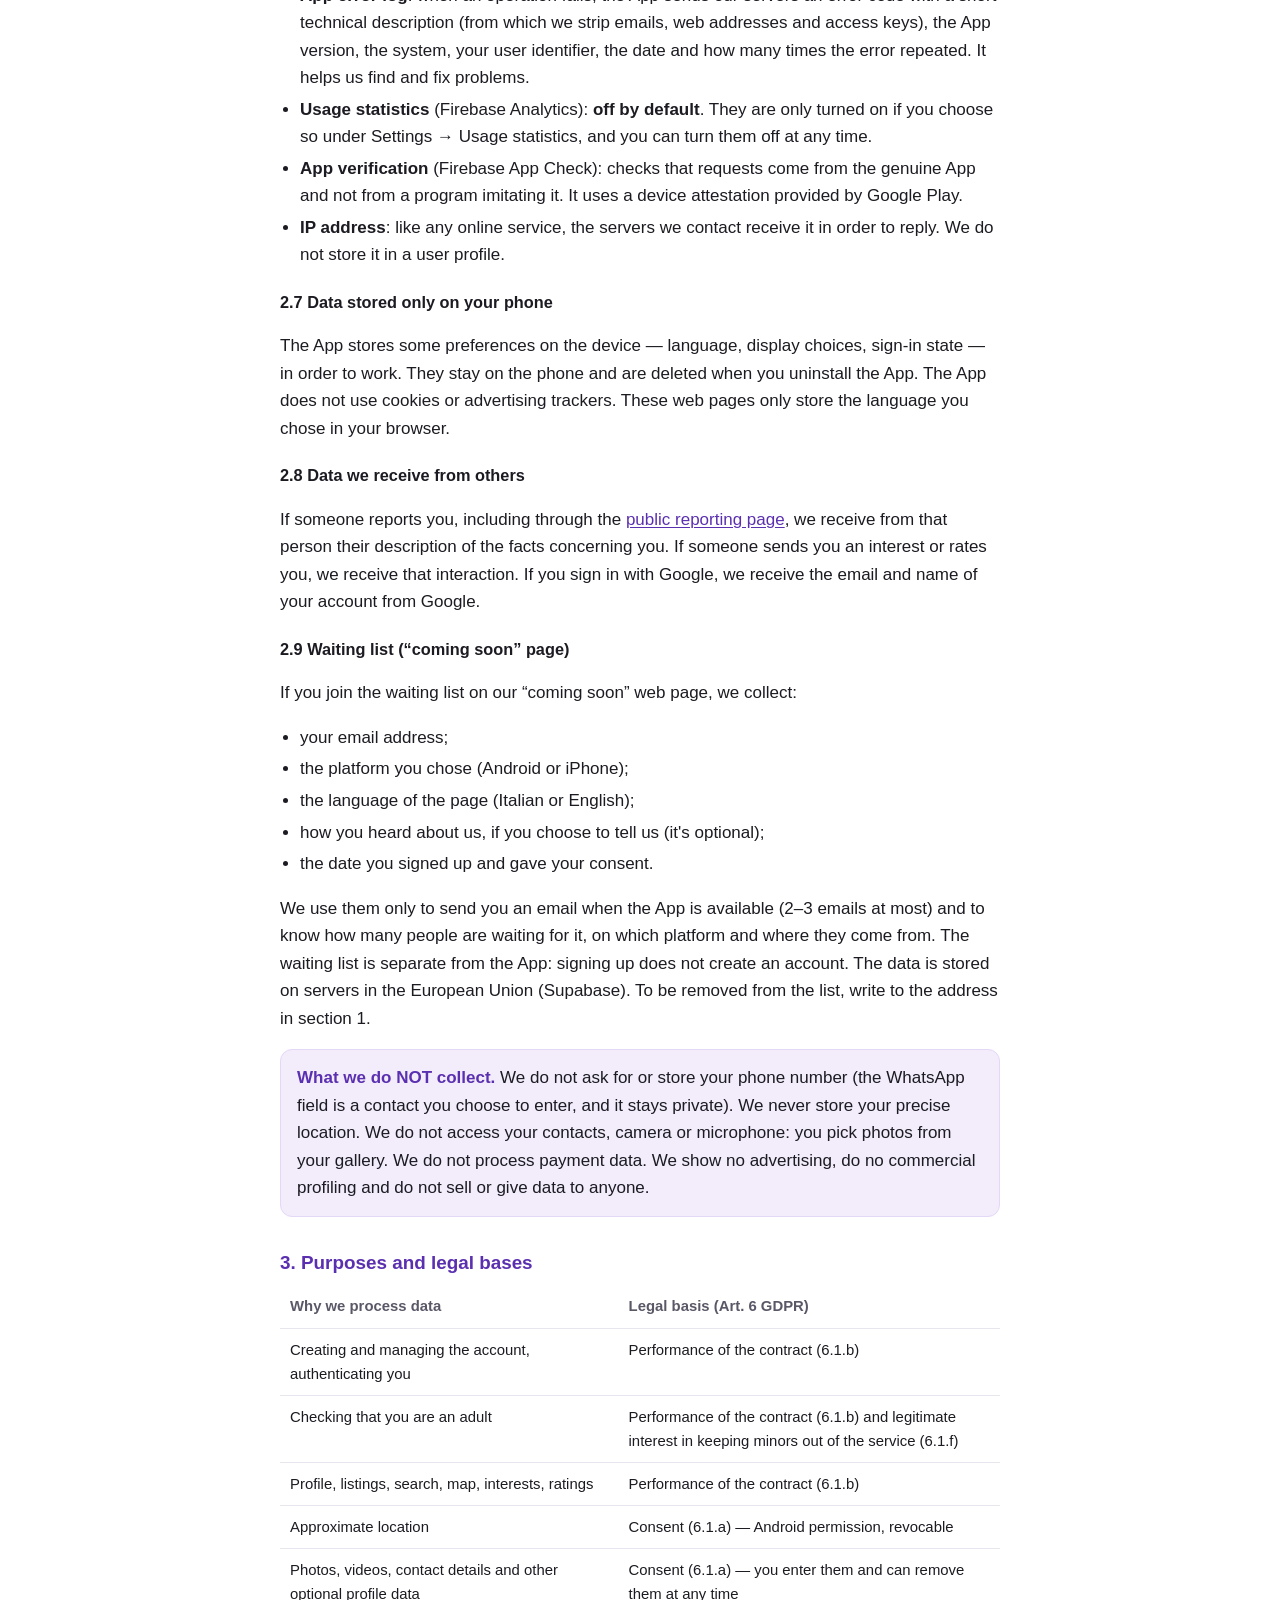
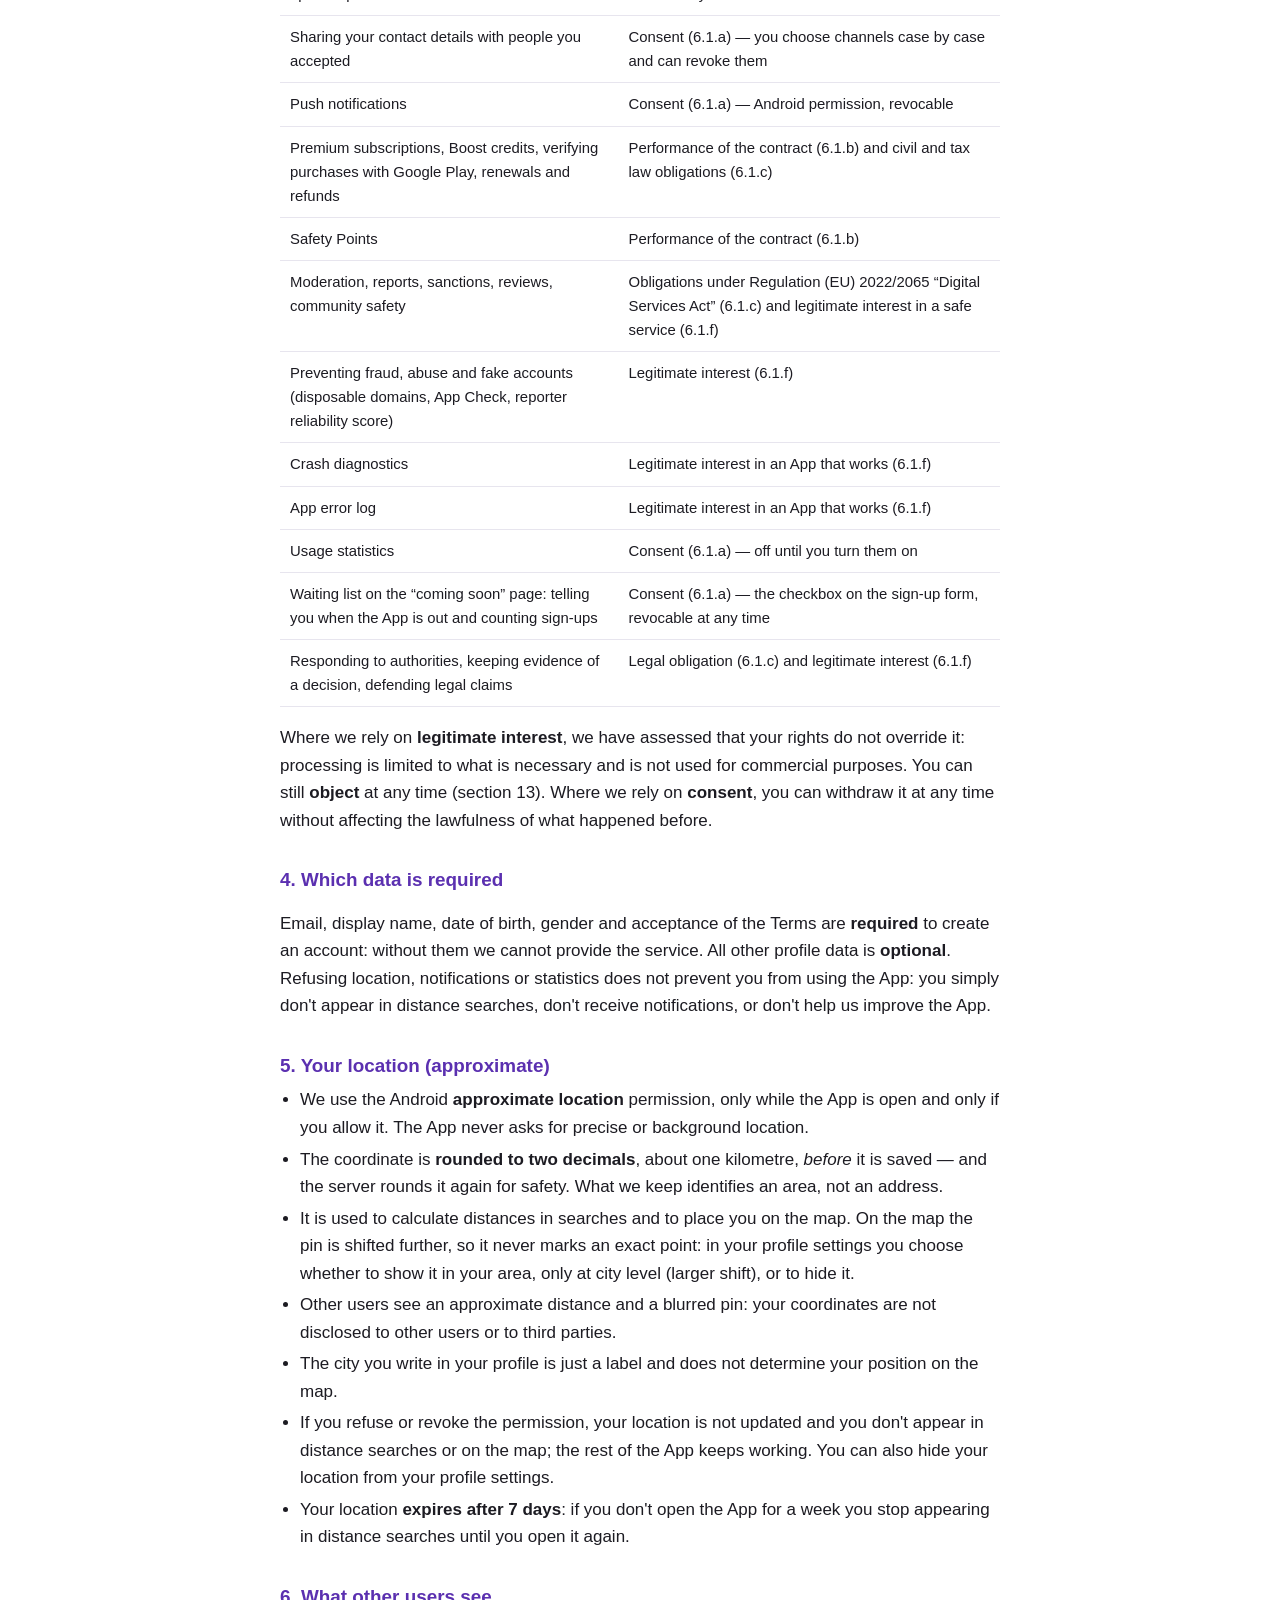
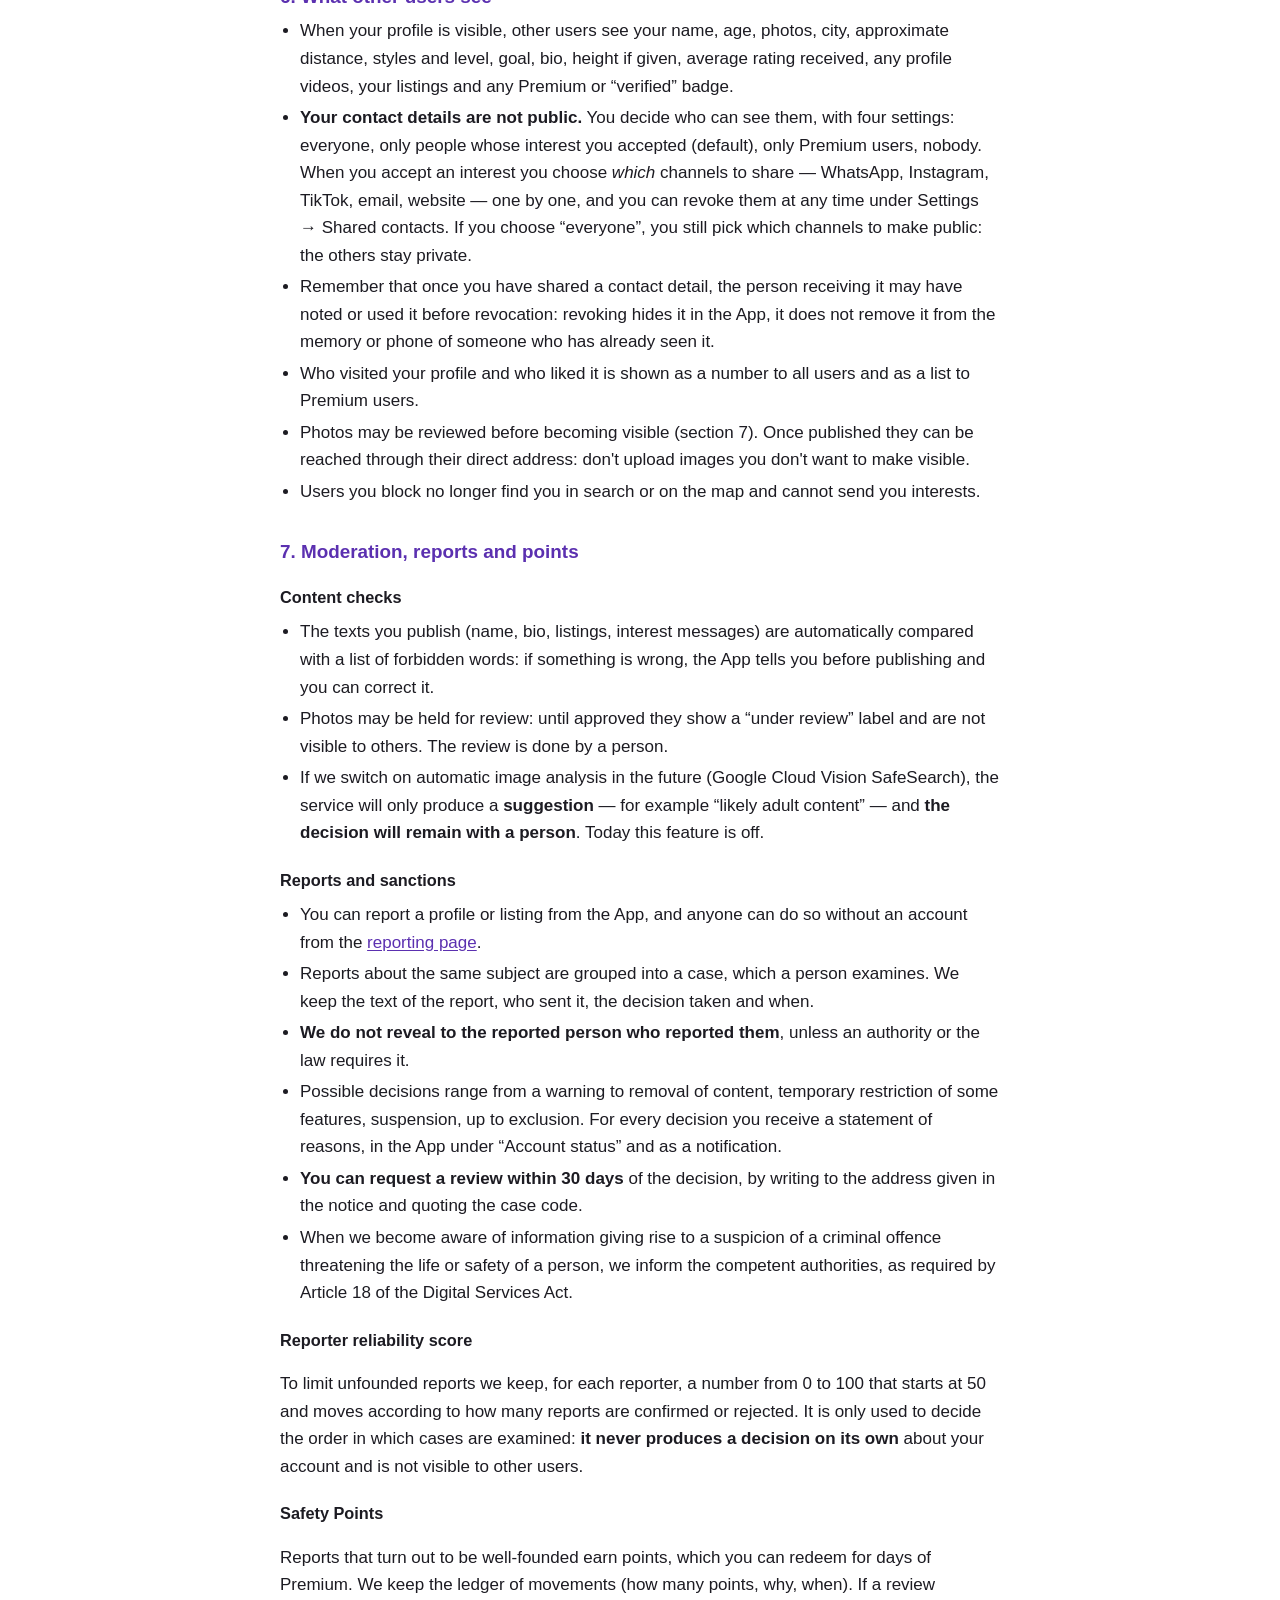
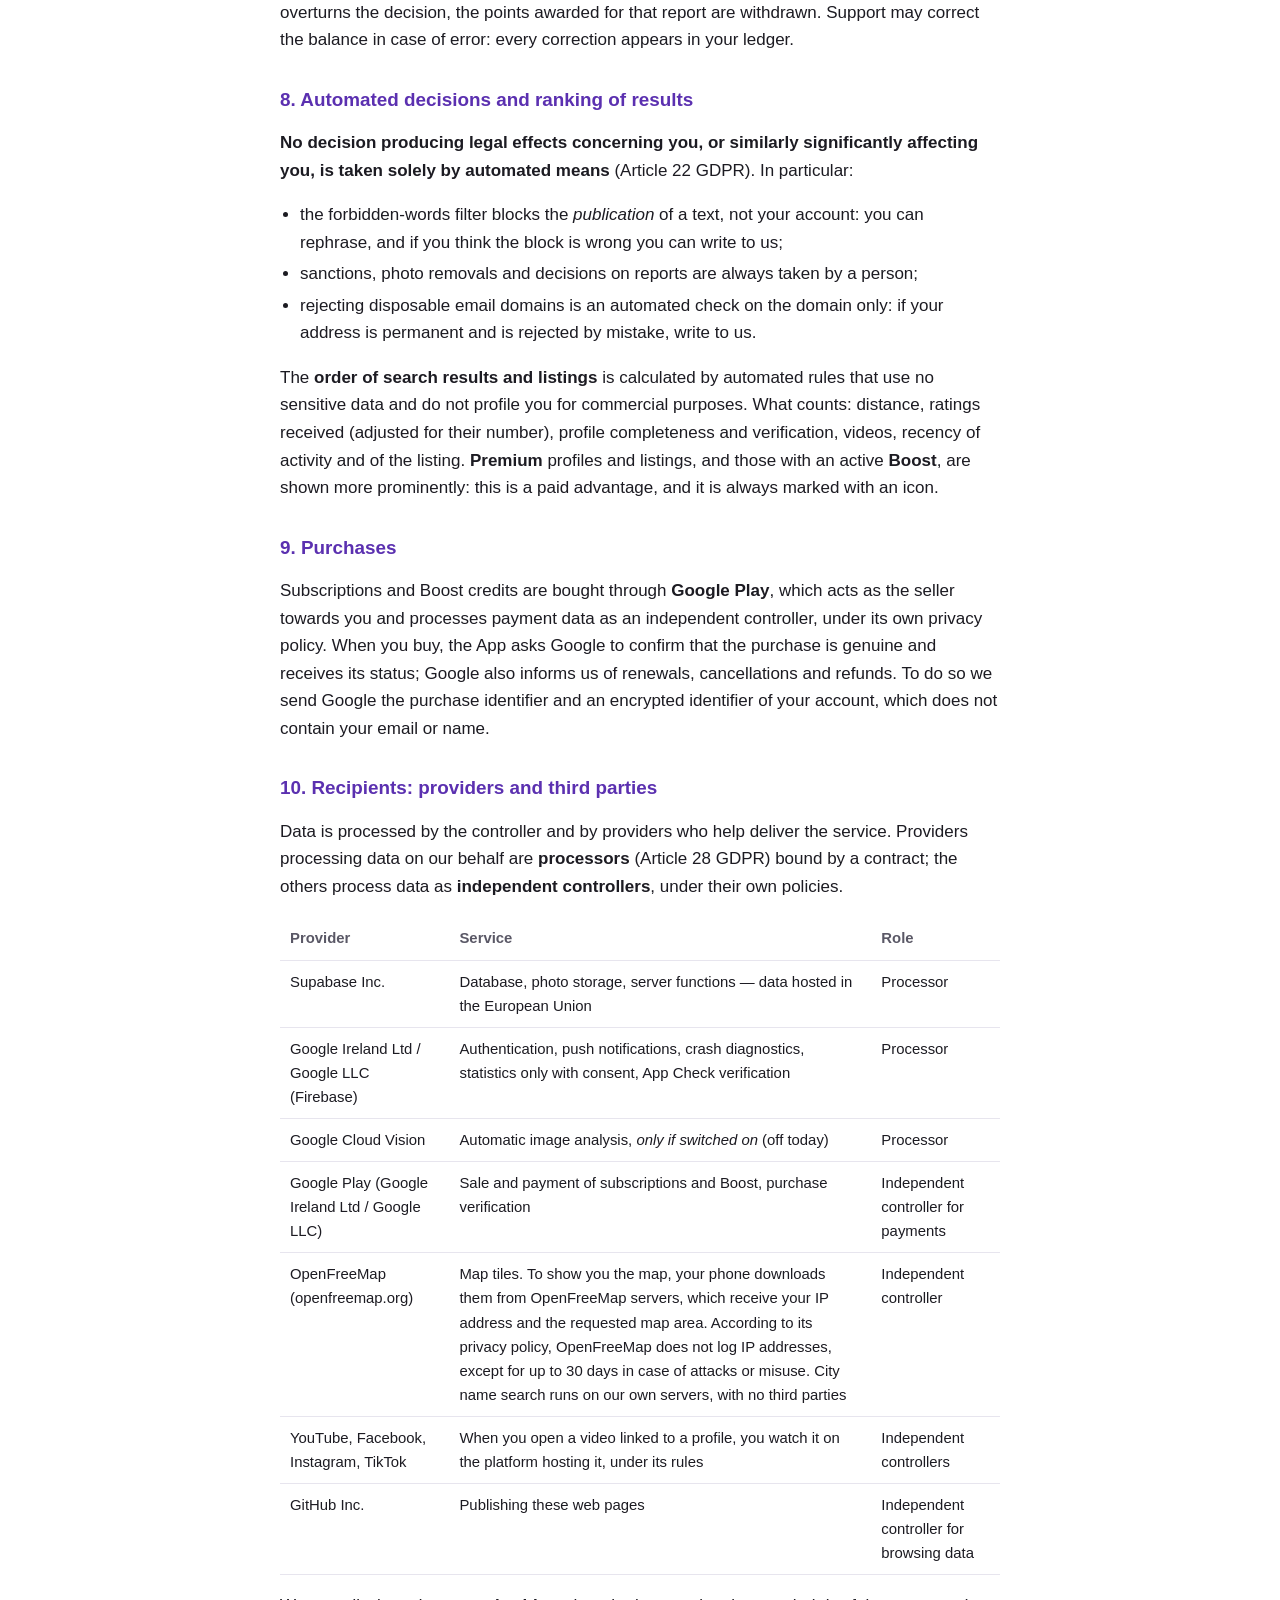
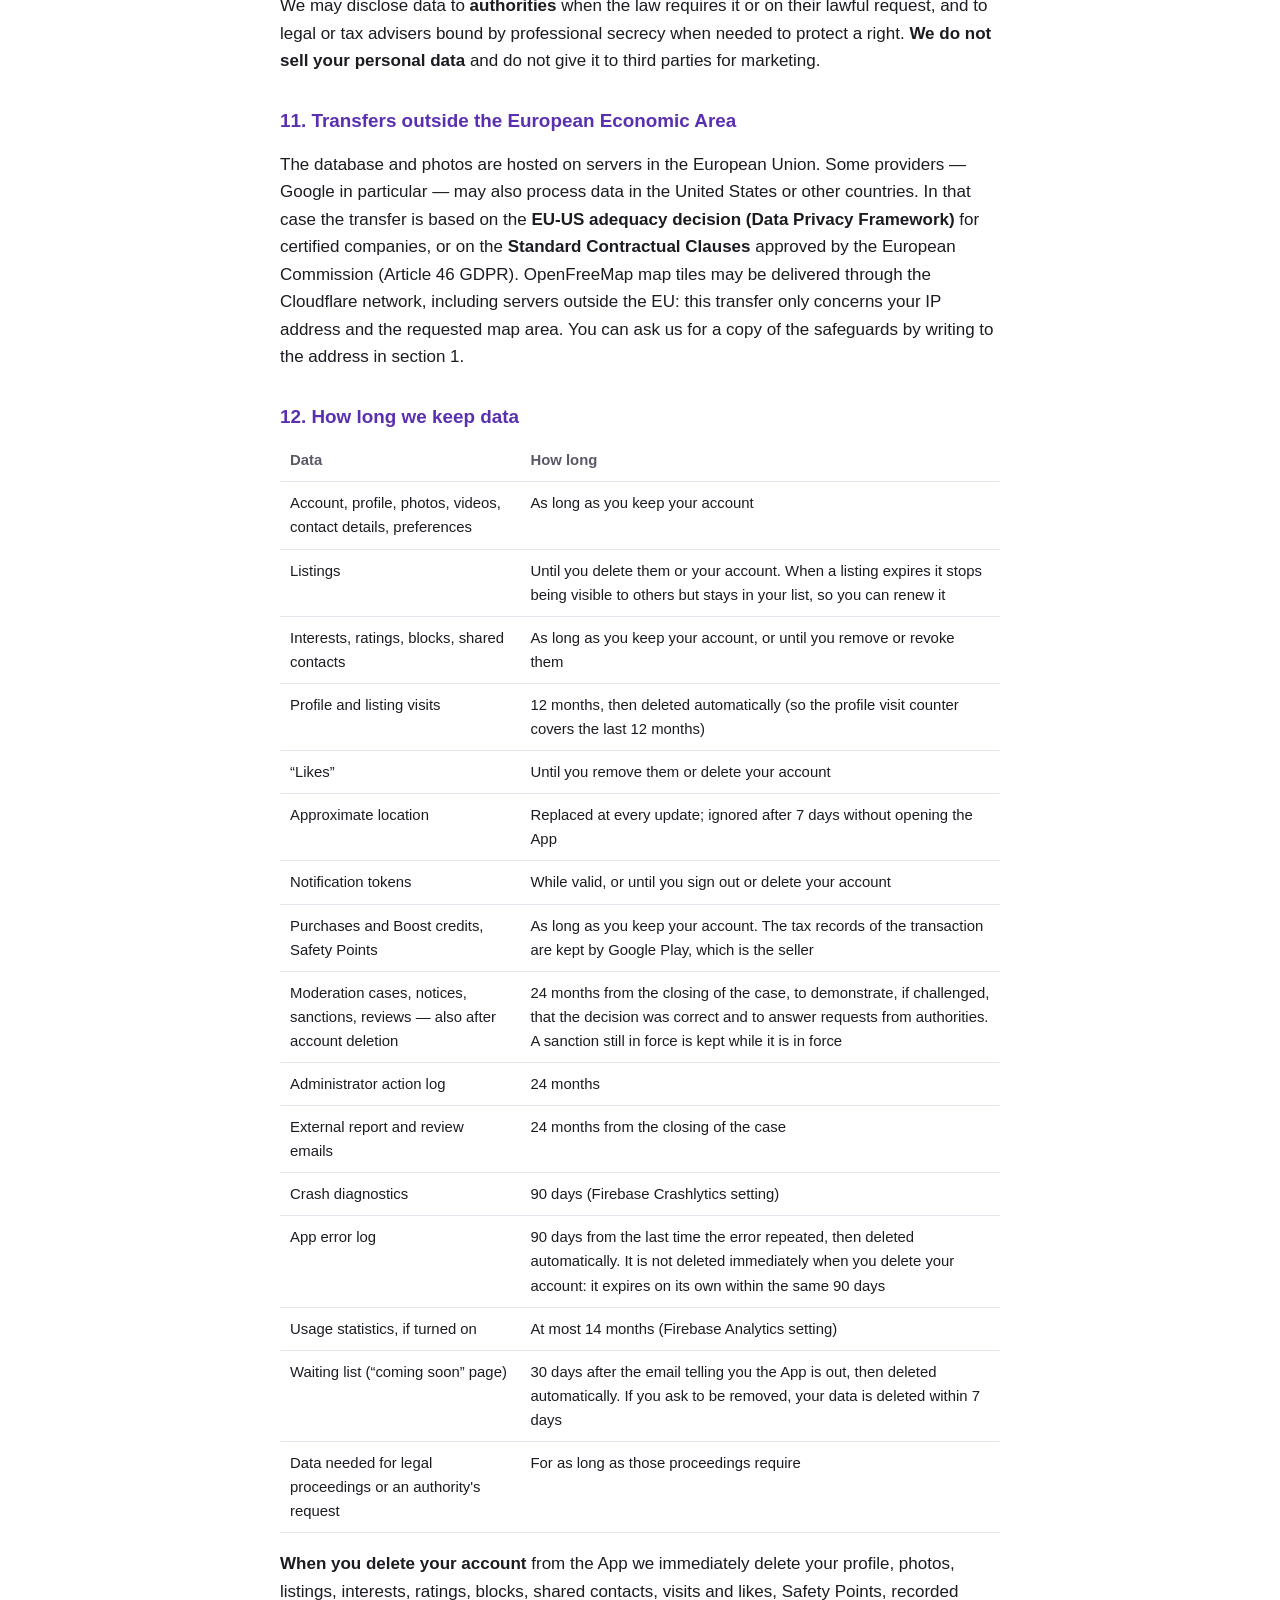
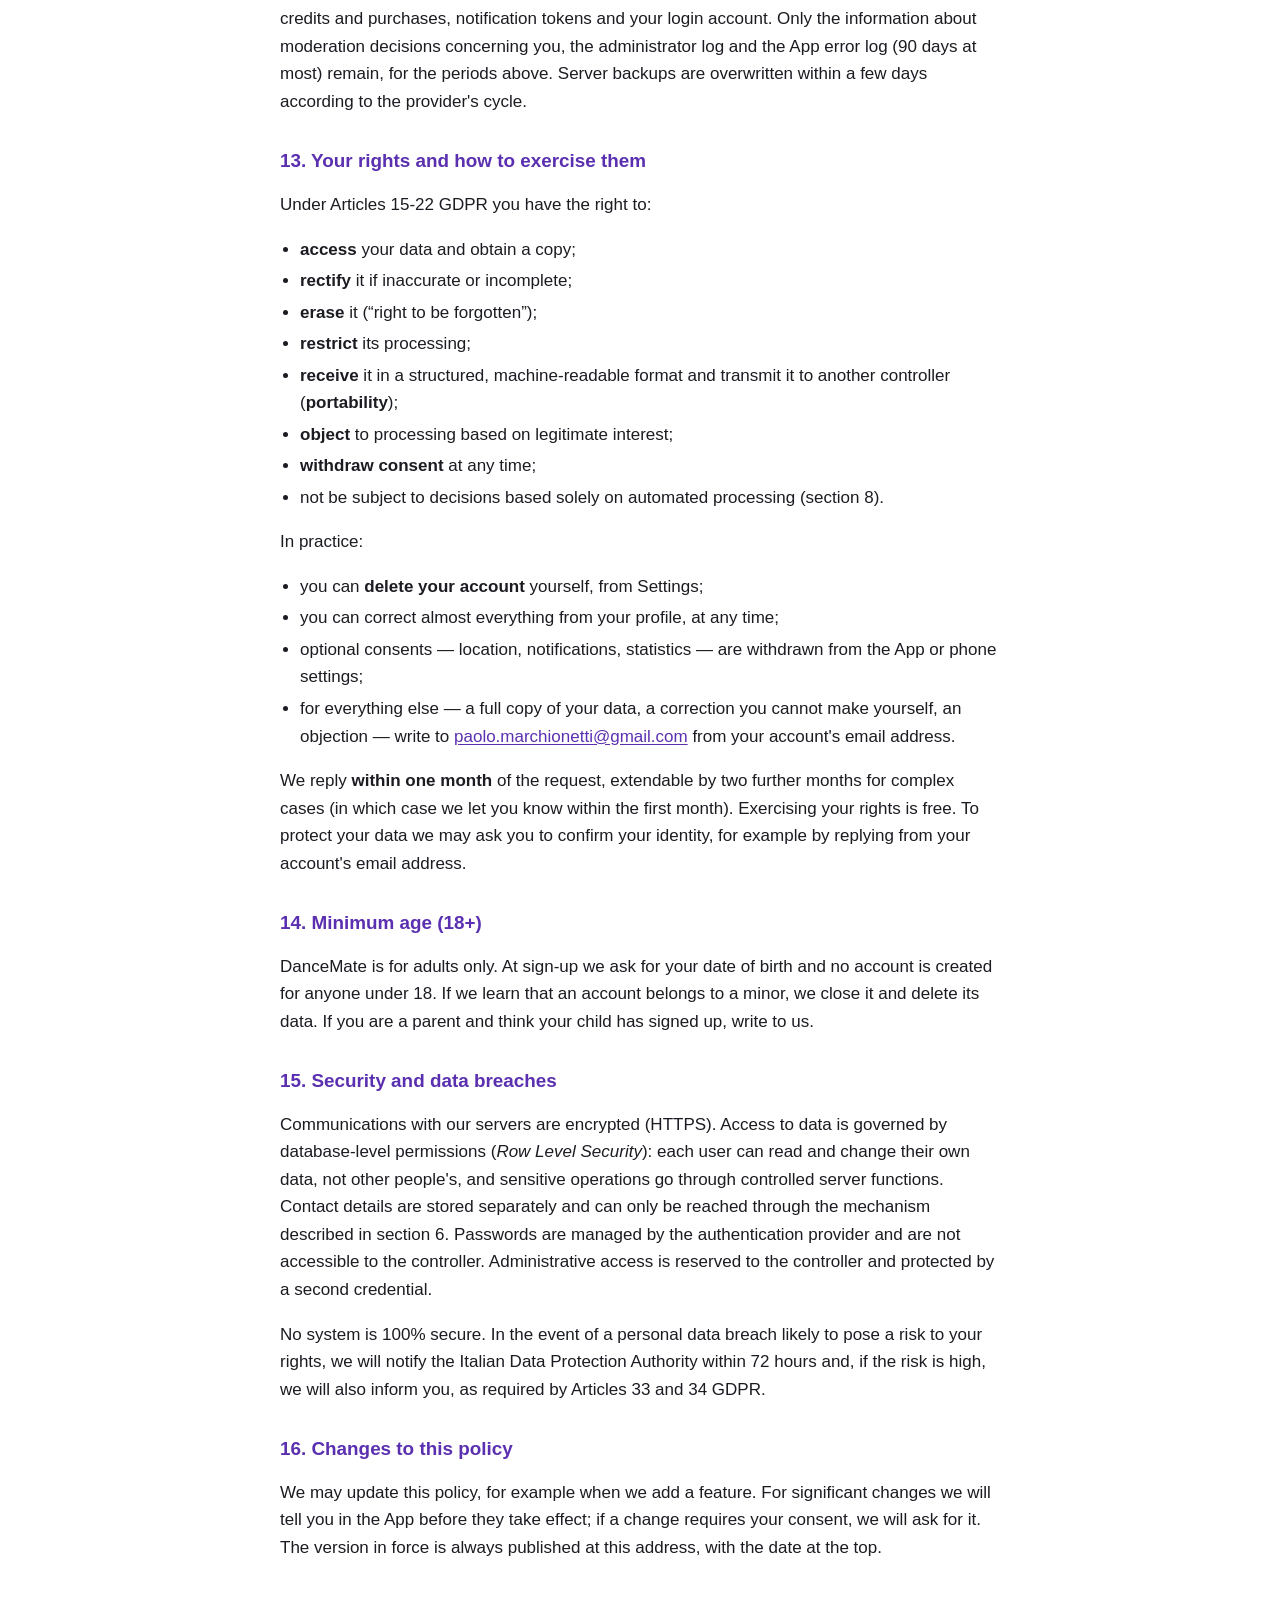
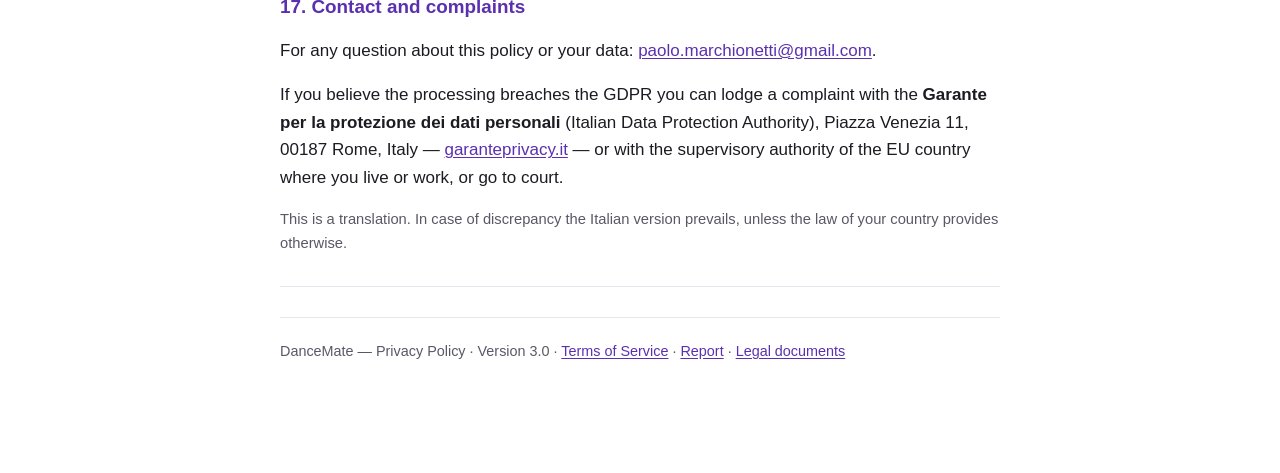
<file: privacy.html>
<!DOCTYPE html>
<html lang="it">
<head>
<meta charset="utf-8">
<meta name="viewport" content="width=device-width, initial-scale=1">
<title>Informativa sulla Privacy — DanceMate</title>
<meta name="robots" content="index,follow">
<link rel="alternate" hreflang="en" href="./privacy-en.html">
<link rel="alternate" hreflang="it" href="./privacy.html">
<link rel="stylesheet" href="./legal.css">
<script src="./legal.js" defer></script>
</head>
<body>
<header class="band">
  <nav class="lang" aria-label="Lingua">
    <a href="./privacy.html" data-lang="it" aria-current="true">IT</a>
    <a href="./privacy-en.html" data-lang="en">EN</a>
  </nav>
  <div class="wrap">
    <div class="brand"><span class="note">&#9835;</span> DanceMate</div>
    <h1>Informativa sulla Privacy</h1>
    <p>Come trattiamo i tuoi dati personali — artt. 13 e 14 del Reg. (UE) 2016/679 (GDPR)</p>
  </div>
</header>

<main>
<div class="wrap">

<p class="muted">Versione 3.0 · In vigore dal <span class="todo">[DA COMPLETARE: data di pubblicazione]</span></p>

<p>Questa informativa spiega quali dati personali raccogliamo tramite l'applicazione
DanceMate («l'App») e le pagine collegate, perché li trattiamo, con chi li condividiamo, per
quanto tempo li conserviamo e quali diritti puoi esercitare. Descrive l'App così com'è oggi:
se un trattamento non è elencato qui, l'App non lo fa.</p>

<div class="toc">
  <strong>Indice</strong>
  <ol>
    <li><a href="#titolare">Titolare del trattamento</a></li>
    <li><a href="#dati">Dati che raccogliamo</a></li>
    <li><a href="#finalita">Finalità e basi giuridiche</a></li>
    <li><a href="#obbligo">Quali dati sono necessari</a></li>
    <li><a href="#posizione">La tua posizione (approssimata)</a></li>
    <li><a href="#altri">Cosa vedono gli altri utenti</a></li>
    <li><a href="#moderazione">Moderazione, segnalazioni e punti</a></li>
    <li><a href="#automatiche">Decisioni automatizzate e ordinamento dei risultati</a></li>
    <li><a href="#acquisti">Acquisti</a></li>
    <li><a href="#fornitori">Destinatari: fornitori e terze parti</a></li>
    <li><a href="#trasferimenti">Trasferimenti fuori dallo Spazio Economico Europeo</a></li>
    <li><a href="#conservazione">Per quanto conserviamo i dati</a></li>
    <li><a href="#diritti">I tuoi diritti e come esercitarli</a></li>
    <li><a href="#eta">Età minima (18+)</a></li>
    <li><a href="#sicurezza">Sicurezza e violazioni dei dati</a></li>
    <li><a href="#modifiche">Modifiche all'informativa</a></li>
    <li><a href="#contatti">Contatti e reclami</a></li>
  </ol>
</div>

<!-- ════════════════════════════════════════════════════════════════════ -->
<h2 id="titolare">1. Titolare del trattamento</h2>
<div class="legal-id">
  <dl>
    <dt>Titolare</dt>
    <dd><strong>Paolo Marchionetti</strong></dd>
    <dt>Indirizzo</dt>
    <dd><span class="todo">[DA COMPLETARE: indirizzo postale]</span></dd>
    <dt>Partita IVA</dt>
    <dd><span class="todo">[DA COMPLETARE quando aperta — altrimenti togliere la riga]</span></dd>
    <dt>Email</dt>
    <dd><a href="mailto:paolo.marchionetti@gmail.com">paolo.marchionetti@gmail.com</a></dd>
  </dl>
</div>
<p>Il Titolare non ha nominato un Responsabile della protezione dei dati (DPO), perché le
condizioni dell'art. 37 GDPR non ricorrono. Per qualsiasi richiesta sui tuoi dati scrivi
all'indirizzo email qui sopra.</p>

<!-- ════════════════════════════════════════════════════════════════════ -->
<h2 id="dati">2. Dati che raccogliamo</h2>
<p>Raccogliamo solo i dati che servono a far funzionare la ricerca di partner di ballo e a
tenere la community sicura.</p>

<h3>2.1 Account</h3>
<ul>
  <li>Indirizzo email e credenziali di accesso, gestite da <strong>Firebase
      Authentication</strong>. Se accedi con Google riceviamo l'email e il nome del tuo
      account Google. La password non è mai accessibile al Titolare.</li>
  <li>Nome visualizzato.</li>
  <li>Data di nascita, usata per verificare che tu sia maggiorenne e per mostrare la tua età
      (non la data) agli altri utenti.</li>
  <li>Genere.</li>
  <li>Data e ora in cui hai accettato Termini e Informativa, e la versione accettata.</li>
</ul>
<p class="muted">Gli indirizzi email temporanei o «usa e getta» vengono rifiutati in
registrazione: confrontiamo il solo dominio della tua email con un elenco di domini noti.</p>

<h3>2.2 Profilo (lo compili tu, ed è facoltativo)</h3>
<ul>
  <li>Città, provincia e regione di riferimento.</li>
  <li>Foto del profilo e foto della galleria.</li>
  <li>Biografia, stili di ballo con il relativo livello, obiettivo e cosa cerchi.</li>
  <li>Altezza.</li>
  <li>Link a video pubblici su YouTube, Facebook, Instagram o TikTok. Salviamo il
      <strong>link</strong> e un'etichetta: i video restano sulla loro piattaforma, non li
      copiamo né li ospitiamo.</li>
  <li>I tuoi recapiti: <strong>WhatsApp, Instagram, TikTok, email di contatto, sito
      web</strong>. Sono conservati separatamente dal resto del profilo e non sono pubblici
      (sezione 6).</li>
</ul>
<div class="box">
  <strong>Non inserire dati «particolari».</strong> Il profilo non chiede e non ha bisogno di
  informazioni su salute, orientamento sessuale, opinioni politiche, convinzioni religiose o
  origine etnica. Se scegli di scriverle nella biografia o negli annunci, le rendi visibili agli
  altri utenti: ti chiediamo di non farlo.
</div>

<h3>2.3 Annunci e interazioni</h3>
<ul>
  <li>Gli annunci che pubblichi: titolo, descrizione, stile e livello, città e le volte in
      cui sono stati visti.</li>
  <li>Gli interessi che invii e che ricevi, con l'eventuale messaggio di presentazione, e il
      loro esito (in attesa, accettato, ignorato, annullato).</li>
  <li>I canali di contatto che hai scelto di condividere con ciascuna persona, e le revoche.</li>
  <li>Le valutazioni che dai e che ricevi. Sono <strong>solo stelle, da 1 a 5</strong>: non
      c'è alcun commento scritto. Puoi modificare o rimuovere la tua valutazione.</li>
  <li>I «mi piace» che metti a un profilo, a un annuncio o a un video, e le visite che fai a
      un profilo o a un annuncio.</li>
  <li>Le persone che blocchi e le segnalazioni che invii.</li>
  <li>Le richieste di verifica del profilo, quando le invii.</li>
</ul>

<h3>2.4 Acquisti</h3>
<p>Per gli abbonamenti Premium e i crediti Boost conserviamo i dati della transazione che ci
comunica Google Play: prodotto, identificativo dell'acquisto e dell'ordine, data, scadenza,
stato (attivo, disdetto, rimborsato…), se si tratta di un acquisto di prova, e un
identificativo cifrato che collega l'acquisto al tuo account. Conserviamo anche il registro dei
crediti Boost (acquistati, usati, rimborsati). <strong>Non riceviamo mai i dati della tua carta
o del tuo metodo di pagamento</strong> (sezione 9).</p>

<h3>2.5 Sicurezza della community</h3>
<ul>
  <li>Le segnalazioni che ricevi o invii, i casi di moderazione, gli avvisi, le limitazioni e
      le sanzioni che ti riguardano, le richieste di riesame e il loro esito.</li>
  <li>Il registro dei Punti Sicurezza (sezione 7).</li>
  <li>Un indice di affidabilità di chi segnala (sezione 7).</li>
</ul>

<h3>2.6 Dati tecnici e d'uso</h3>
<ul>
  <li><strong>Ultima attività</strong>: il momento della tua ultima apertura dell'App. Serve a
      mostrare prima nei risultati i profili attivi di recente; <strong>non è mostrato agli
      altri utenti</strong>.</li>
  <li><strong>Token per le notifiche push</strong> (Firebase Cloud Messaging): un
      identificativo tecnico del dispositivo, conservato per poterti inviare le notifiche.</li>
  <li><strong>Diagnostica dei crash</strong> (Firebase Crashlytics): informazioni tecniche
      sugli errori dell'App — modello del dispositivo, versione del sistema e dell'App, traccia
      dell'errore — per correggerli.</li>
  <li><strong>Registro degli errori dell'App</strong>: quando un'operazione non riesce, l'App
      invia ai nostri server un codice di errore con una breve descrizione tecnica (da cui
      togliamo email, indirizzi web e chiavi di accesso), la versione dell'App, il sistema, il
      tuo identificativo utente, la data e quante volte l'errore si è ripetuto. Serve a trovare
      e correggere i problemi.</li>
  <li><strong>Statistiche d'uso</strong> (Firebase Analytics): <strong>disattivate per
      impostazione predefinita</strong>. Si attivano solo se lo scegli tu da Impostazioni →
      Statistiche di utilizzo, e puoi disattivarle quando vuoi.</li>
  <li><strong>Verifica dell'App</strong> (Firebase App Check): controlla che le richieste
      arrivino dall'App autentica e non da un programma che la imita. Usa un attestato del
      dispositivo fornito da Google Play.</li>
  <li><strong>Indirizzo IP</strong>: come ogni servizio in rete, i server che contattiamo lo
      ricevono per poter rispondere. Noi non lo conserviamo in un profilo dell'utente.</li>
</ul>

<h3>2.7 Dati conservati solo sul tuo telefono</h3>
<p>L'App salva sul dispositivo alcune preferenze — la lingua, le scelte di visualizzazione, lo
stato di accesso — per funzionare. Restano sul telefono e si cancellano disinstallando l'App.
L'App non usa cookie né strumenti di tracciamento pubblicitario. Queste pagine web salvano nel
browser soltanto la lingua che hai scelto.</p>

<h3>2.8 Dati che riceviamo da altri</h3>
<p>Se qualcuno ti segnala, anche tramite la <a href="./segnala.html">pagina pubblica di
segnalazione</a>, riceviamo da quella persona la descrizione dei fatti che ti riguardano.
Se ti invia un interesse o ti valuta, riceviamo quell'interazione. Se accedi con Google,
riceviamo da Google l'email e il nome del tuo account.</p>

<h3>2.9 Lista d'attesa (pagina «in arrivo»)</h3>
<p>Se ti iscrivi alla lista d'attesa dalla nostra pagina web «in arrivo», raccogliamo:</p>
<ul>
  <li>il tuo indirizzo email;</li>
  <li>la piattaforma che hai scelto (Android o iPhone);</li>
  <li>la lingua della pagina (italiano o inglese);</li>
  <li>come ci hai conosciuto, se scegli di indicarlo (è facoltativo);</li>
  <li>la data dell'iscrizione e del tuo consenso.</li>
</ul>
<p>Li usiamo solo per avvisarti con un'email quando l'App è disponibile (al massimo 2–3
email) e per sapere quante persone la aspettano, su quale piattaforma e da dove arrivano.
La lista d'attesa è separata dall'App: iscriversi non crea un account. I dati sono conservati
su server nell'Unione Europea (Supabase). Per uscire dalla lista scrivi all'indirizzo della
sezione 1.</p>

<div class="box">
  <strong>Cosa NON raccogliamo.</strong> Non chiediamo né conserviamo il numero di telefono
  (il campo WhatsApp è un recapito che decidi tu di scrivere, e resta privato). Non conserviamo
  mai la posizione precisa. Non accediamo alla rubrica, alla fotocamera o al microfono: le foto
  le scegli tu dalla galleria. Non trattiamo dati di pagamento. Non mostriamo pubblicità, non
  facciamo profilazione a fini commerciali e non cediamo né vendiamo dati a nessuno.
</div>

<!-- ════════════════════════════════════════════════════════════════════ -->
<h2 id="finalita">3. Finalità e basi giuridiche</h2>
<table>
  <tr><th>Perché trattiamo i dati</th><th>Base giuridica (art. 6 GDPR)</th></tr>
  <tr><td>Creare e gestire l'account, autenticarti</td><td>Esecuzione del contratto (6.1.b)</td></tr>
  <tr><td>Verificare la maggiore età</td><td>Esecuzione del contratto (6.1.b) e legittimo interesse a tenere i minori fuori dal servizio (6.1.f)</td></tr>
  <tr><td>Profilo, annunci, ricerca, mappa, interessi, valutazioni</td><td>Esecuzione del contratto (6.1.b)</td></tr>
  <tr><td>Posizione approssimata</td><td>Consenso (6.1.a) — permesso Android, revocabile</td></tr>
  <tr><td>Foto, video, recapiti e altri dati facoltativi del profilo</td><td>Consenso (6.1.a) — li inserisci tu e puoi toglierli quando vuoi</td></tr>
  <tr><td>Condividere i tuoi recapiti con chi hai accettato</td><td>Consenso (6.1.a) — scegli i canali caso per caso e puoi revocarli</td></tr>
  <tr><td>Notifiche push</td><td>Consenso (6.1.a) — permesso Android, revocabile</td></tr>
  <tr><td>Abbonamenti Premium, crediti Boost, verifica degli acquisti con Google Play, rinnovi e rimborsi</td><td>Esecuzione del contratto (6.1.b) e obblighi di legge civilistici e fiscali (6.1.c)</td></tr>
  <tr><td>Punti Sicurezza</td><td>Esecuzione del contratto (6.1.b)</td></tr>
  <tr><td>Moderazione, segnalazioni, sanzioni, riesami, sicurezza della community</td><td>Obblighi del Reg. (UE) 2022/2065 «Digital Services Act» (6.1.c) e legittimo interesse a un servizio sicuro (6.1.f)</td></tr>
  <tr><td>Prevenzione di frodi, abusi e account falsi (domini usa e getta, App Check, indice di affidabilità di chi segnala)</td><td>Legittimo interesse (6.1.f)</td></tr>
  <tr><td>Diagnostica dei crash</td><td>Legittimo interesse a un'App che funzioni (6.1.f)</td></tr>
  <tr><td>Registro degli errori dell'App</td><td>Legittimo interesse a un'App che funzioni (6.1.f)</td></tr>
  <tr><td>Statistiche d'uso</td><td>Consenso (6.1.a) — disattivate finché non le attivi</td></tr>
  <tr><td>Lista d'attesa della pagina «in arrivo»: avvisarti dell'uscita dell'App e contare gli iscritti</td><td>Consenso (6.1.a) — la casella del modulo di iscrizione, revocabile quando vuoi</td></tr>
  <tr><td>Rispondere alle autorità, conservare le prove di una decisione, difendersi in giudizio</td><td>Obbligo legale (6.1.c) e legittimo interesse (6.1.f)</td></tr>
</table>
<p>Quando ci basiamo sul <strong>legittimo interesse</strong> abbiamo valutato che non prevalgono
i tuoi diritti: i trattamenti sono limitati al necessario e non servono a fini commerciali.
Puoi comunque <strong>opporti</strong> in qualsiasi momento (sezione 13). Quando ci basiamo sul
<strong>consenso</strong>, puoi revocarlo quando vuoi senza che questo tocchi la liceità di
quello che è avvenuto prima.</p>

<!-- ════════════════════════════════════════════════════════════════════ -->
<h2 id="obbligo">4. Quali dati sono necessari</h2>
<p>Email, nome visualizzato, data di nascita, genere e accettazione dei Termini sono
<strong>necessari</strong> per creare l'account: senza, non possiamo fornirti il servizio.
Tutti gli altri dati del profilo sono <strong>facoltativi</strong>. Rifiutare la posizione, le
notifiche o le statistiche non ti impedisce di usare l'App: semplicemente non compari nelle
ricerche per distanza, non ricevi notifiche, o non ci aiuti a migliorare l'App.</p>

<!-- ════════════════════════════════════════════════════════════════════ -->
<h2 id="posizione">5. La tua posizione (approssimata)</h2>
<ul>
  <li>Usiamo il permesso Android di <strong>posizione approssimata</strong>, solo con l'App
      aperta e solo se lo consenti. L'App non chiede mai la posizione precisa né quella in
      background.</li>
  <li>La coordinata viene <strong>arrotondata a due decimali</strong>, cioè circa un
      chilometro, <em>prima</em> di essere salvata — e il server la ri-arrotonda per sicurezza.
      Quello che conserviamo identifica una zona, non un indirizzo.</li>
  <li>Serve a calcolare le distanze nelle ricerche e a collocarti sulla mappa. Sulla mappa il
      segnaposto è ulteriormente spostato, così non indica mai un punto esatto: dalle
      impostazioni del profilo scegli tu se mostrarlo nella tua zona, solo a livello di città
      (spostamento maggiore) o se nasconderlo.</li>
  <li>Agli altri utenti mostriamo una distanza approssimata e un segnaposto sfocato: le tue
      coordinate non vengono comunicate né ad altri utenti né a terze parti.</li>
  <li>La città che scrivi nel profilo è una semplice etichetta e non determina la tua
      posizione sulla mappa.</li>
  <li>Se neghi o revochi il permesso, la posizione non viene aggiornata e non compari nelle
      ricerche per distanza né sulla mappa; il resto dell'App continua a funzionare. Puoi
      anche nascondere la posizione dalle impostazioni del profilo.</li>
  <li>La posizione <strong>scade dopo 7 giorni</strong>: se non apri l'App per una settimana
      smetti di comparire nelle ricerche per distanza finché non la riapri.</li>
</ul>

<!-- ════════════════════════════════════════════════════════════════════ -->
<h2 id="altri">6. Cosa vedono gli altri utenti</h2>
<ul>
  <li>Quando il tuo profilo è visibile, gli altri utenti vedono nome, età, foto, città,
      distanza approssimata, stili e livello, obiettivo, biografia, altezza se l'hai
      indicata, media delle valutazioni ricevute, eventuali video del profilo, i tuoi annunci
      e l'eventuale badge Premium o «verificato».</li>
  <li><strong>I tuoi recapiti non sono pubblici.</strong> Decidi tu chi può vederli, con
      quattro impostazioni: tutti, solo chi ti ha inviato un interesse che hai accettato
      (predefinita), solo utenti Premium, nessuno. Quando accetti un interesse scegli
      <em>quali</em> canali condividere — WhatsApp, Instagram, TikTok, email, sito — uno per
      uno, e puoi revocarli in qualsiasi momento da Impostazioni → Contatti condivisi. Se scegli
      «tutti», indichi comunque quali canali rendere pubblici: gli altri restano privati.</li>
  <li>Ricorda che, una volta che hai condiviso un recapito, la persona che lo riceve può
      averlo annotato o usato prima della revoca: revocare lo nasconde nell'App, non lo toglie
      dalla memoria o dal telefono di chi l'ha già visto.</li>
  <li>Chi ha visitato il tuo profilo e chi ti ha messo «mi piace» sono informazioni visibili
      in forma numerica a tutti gli utenti e in elenco agli utenti Premium.</li>
  <li>Le foto possono essere sottoposte a revisione prima di diventare visibili (sezione 7).
      Una volta pubblicate sono raggiungibili tramite il loro indirizzo diretto: non caricare
      immagini che non vuoi rendere visibili.</li>
  <li>Gli utenti che blocchi non ti trovano più nella ricerca e sulla mappa e non possono
      inviarti interessi.</li>
</ul>

<!-- ════════════════════════════════════════════════════════════════════ -->
<h2 id="moderazione">7. Moderazione, segnalazioni e punti</h2>

<h3>Controlli sui contenuti</h3>
<ul>
  <li>I testi che pubblichi (nome, biografia, annunci, messaggi degli interessi) sono
      confrontati automaticamente con un elenco di parole vietate: se qualcosa non va, l'App
      te lo dice prima di pubblicare e puoi correggere.</li>
  <li>Le foto possono essere messe in attesa di revisione: finché non sono approvate mostrano
      l'etichetta «in revisione» e non sono visibili agli altri. La revisione la fa una
      persona.</li>
  <li>Se in futuro attiveremo l'analisi automatica delle immagini (Google Cloud Vision
      SafeSearch), il servizio produrrà solo un <strong>suggerimento</strong> — per esempio
      «contenuto adulto probabile» — e <strong>la decisione resterà di una persona</strong>.
      Oggi la funzione è spenta.</li>
</ul>

<h3>Segnalazioni e sanzioni</h3>
<ul>
  <li>Puoi segnalare un profilo o un annuncio dall'App, e chiunque può farlo anche senza
      account dalla <a href="./segnala.html">pagina di segnalazione</a>.</li>
  <li>Le segnalazioni sullo stesso soggetto vengono raggruppate in un caso, che una persona
      esamina. Conserviamo il testo della segnalazione, chi l'ha inviata, la decisione presa e
      quando.</li>
  <li><strong>Non riveliamo alla persona segnalata chi l'ha segnalata</strong>, salvo che ce lo
      imponga un'autorità o la legge.</li>
  <li>Le decisioni possibili vanno dal richiamo alla rimozione del contenuto, alla limitazione
      temporanea di alcune funzioni, alla sospensione, fino all'esclusione. Di ogni decisione
      ricevi una motivazione, dentro l'App in «Stato account» e come notifica.</li>
  <li><strong>Puoi chiedere il riesame entro 30 giorni</strong> dalla decisione, scrivendo
      all'indirizzo indicato nell'avviso e citando il codice del caso.</li>
  <li>Quando ne abbiamo notizia, comunichiamo alle autorità competenti le informazioni che
      fanno sospettare un reato che minaccia la vita o la sicurezza di una persona, come
      richiede l'art. 18 del Digital Services Act.</li>
</ul>

<h3>Indice di affidabilità di chi segnala</h3>
<p>Per contenere le segnalazioni pretestuose teniamo, per chi segnala, un numero da 0 a 100
che parte da 50 e si muove in base a quante segnalazioni vengono confermate o respinte. Serve
solo a decidere in che ordine esaminare i casi: <strong>non produce da solo alcuna decisione</strong>
sul tuo account e non è visibile agli altri utenti.</p>

<h3>Punti Sicurezza</h3>
<p>Le segnalazioni che si rivelano fondate fanno guadagnare punti, che puoi riscattare in
giorni di Premium. Conserviamo il registro dei movimenti (quanti punti, per quale motivo,
quando). Se un riesame ribalta la decisione, i punti assegnati per quella segnalazione vengono
ritirati. L'assistenza può correggere il saldo in caso di errore: ogni correzione compare nel
tuo registro.</p>

<!-- ════════════════════════════════════════════════════════════════════ -->
<h2 id="automatiche">8. Decisioni automatizzate e ordinamento dei risultati</h2>
<p><strong>Nessuna decisione che produce effetti giuridici su di te, o che ti incide in modo
analogo, è presa in modo esclusivamente automatico</strong> (art. 22 GDPR). In particolare:</p>
<ul>
  <li>il filtro delle parole vietate blocca la <em>pubblicazione</em> di un testo, non il tuo
      account: puoi riformulare, e se ritieni che il blocco sia sbagliato puoi scriverci;</li>
  <li>sanzioni, rimozioni di foto e decisioni sulle segnalazioni le prende sempre una persona;</li>
  <li>il rifiuto dei domini email usa e getta è un controllo automatico sul solo dominio: se il
      tuo indirizzo è permanente e viene rifiutato per errore, scrivici.</li>
</ul>
<p>L'<strong>ordine dei risultati</strong> di ricerca e degli annunci è calcolato da regole
automatiche che non usano dati sensibili e non ti profilano a fini commerciali. Contano: la
distanza, le valutazioni ricevute (corrette per il loro numero), la completezza e la verifica
del profilo, i video, la recentezza dell'attività e dell'annuncio. I profili e gli annunci
<strong>Premium</strong> e quelli con un <strong>Boost</strong> attivo compaiono in evidenza: è
un vantaggio a pagamento, ed è sempre segnalato da un'icona.</p>

<!-- ════════════════════════════════════════════════════════════════════ -->
<h2 id="acquisti">9. Acquisti</h2>
<p>Abbonamenti e crediti Boost si acquistano tramite <strong>Google Play</strong>, che agisce
come venditore nei tuoi confronti e tratta i dati di pagamento come titolare autonomo, secondo
la propria informativa. Quando compri, l'App chiede a Google di confermare che l'acquisto sia
autentico e ne riceve lo stato; Google ci avvisa anche di rinnovi, disdette e rimborsi.
Per farlo trasmettiamo a Google l'identificativo dell'acquisto e un identificativo cifrato del
tuo account, che non contiene la tua email né il tuo nome.</p>

<!-- ════════════════════════════════════════════════════════════════════ -->
<h2 id="fornitori">10. Destinatari: fornitori e terze parti</h2>
<p>I dati sono trattati dal Titolare e da fornitori che lo aiutano a erogare il servizio. I
fornitori che trattano dati per nostro conto sono <strong>responsabili del trattamento</strong>
(art. 28 GDPR) vincolati da un contratto; gli altri trattano i dati come <strong>titolari
autonomi</strong>, secondo le proprie informative.</p>
<table>
  <tr><th>Fornitore</th><th>Servizio</th><th>Ruolo</th></tr>
  <tr><td>Supabase Inc.</td><td>Banca dati, archiviazione delle foto, funzioni server — dati ospitati nell'Unione Europea</td><td>Responsabile</td></tr>
  <tr><td>Google Ireland Ltd / Google LLC (Firebase)</td><td>Autenticazione, notifiche push, diagnostica crash, statistiche solo con consenso, verifica App Check</td><td>Responsabile</td></tr>
  <tr><td>Google Cloud Vision</td><td>Analisi automatica delle immagini, <em>solo se attivata</em> (oggi spenta)</td><td>Responsabile</td></tr>
  <tr><td>Google Play (Google Ireland Ltd / Google LLC)</td><td>Vendita e pagamento di abbonamenti e Boost, verifica degli acquisti</td><td>Titolare autonomo per i pagamenti</td></tr>
  <tr><td>OpenFreeMap (openfreemap.org)</td><td>Tessere della mappa. Per mostrarti la mappa il tuo telefono le scarica dai server di OpenFreeMap, che ricevono l'indirizzo IP e la zona della mappa richiesta. Secondo la sua informativa OpenFreeMap non registra gli indirizzi IP, salvo per al massimo 30 giorni in caso di attacchi o abusi. La ricerca del nome delle città avviene invece sui nostri server, senza terze parti</td><td>Titolare autonomo</td></tr>
  <tr><td>YouTube, Facebook, Instagram, TikTok</td><td>Quando apri un video collegato a un profilo, lo guardi sulla piattaforma che lo ospita, secondo le sue regole</td><td>Titolari autonomi</td></tr>
  <tr><td>GitHub Inc.</td><td>Pubblicazione di queste pagine web</td><td>Titolare autonomo per i dati di navigazione</td></tr>
</table>
<p>Possiamo comunicare dati alle <strong>autorità</strong> quando la legge lo impone o su loro
richiesta legittima, e a consulenti legali o fiscali vincolati al segreto professionale quando
serve a tutelare un diritto. <strong>Non vendiamo i tuoi dati personali</strong> e non li
cediamo a terzi per finalità di marketing.</p>

<!-- ════════════════════════════════════════════════════════════════════ -->
<h2 id="trasferimenti">11. Trasferimenti fuori dallo Spazio Economico Europeo</h2>
<p>La banca dati e le foto sono ospitate su server nell'Unione Europea. Alcuni fornitori — in
particolare Google — possono trattare dati anche negli Stati Uniti o in altri paesi. In quel
caso il trasferimento avviene sulla base della <strong>decisione di adeguatezza UE-USA (Data
Privacy Framework)</strong> per le società certificate, oppure delle <strong>Clausole
Contrattuali Standard</strong> approvate dalla Commissione Europea (art. 46 GDPR). Le tessere
della mappa di OpenFreeMap possono passare dalla rete di distribuzione Cloudflare, con server
anche fuori dall'UE: il trasferimento riguarda solo l'indirizzo IP e la zona della mappa
richiesta. Puoi chiederci copia delle garanzie adottate scrivendo all'indirizzo della
sezione 1.</p>

<!-- ════════════════════════════════════════════════════════════════════ -->
<h2 id="conservazione">12. Per quanto conserviamo i dati</h2>
<table>
  <tr><th>Dati</th><th>Per quanto tempo</th></tr>
  <tr><td>Account, profilo, foto, video, recapiti, preferenze</td><td>Finché mantieni l'account</td></tr>
  <tr><td>Annunci</td><td>Finché non li elimini o elimini l'account. Alla scadenza un annuncio smette di essere visibile agli altri ma resta nel tuo elenco, per poterlo rinnovare</td></tr>
  <tr><td>Interessi, valutazioni, blocchi, contatti condivisi</td><td>Finché mantieni l'account, o finché non li rimuovi o revochi</td></tr>
  <tr><td>Visite a profili e annunci</td><td>12 mesi, poi cancellate automaticamente (per questo il contatore delle visite al profilo conta gli ultimi 12 mesi)</td></tr>
  <tr><td>«Mi piace»</td><td>Finché non li togli o elimini l'account</td></tr>
  <tr><td>Posizione approssimata</td><td>Sostituita a ogni aggiornamento; ignorata dopo 7 giorni senza aperture dell'App</td></tr>
  <tr><td>Token delle notifiche</td><td>Finché è valido, o fino all'uscita dall'account o alla sua eliminazione</td></tr>
  <tr><td>Acquisti e crediti Boost, Punti Sicurezza</td><td>Finché mantieni l'account. La documentazione fiscale della transazione è conservata da Google Play, che è il venditore</td></tr>
  <tr><td>Casi di moderazione, avvisi, sanzioni, riesami — anche dopo l'eliminazione dell'account</td><td>24 mesi dalla chiusura del caso, per dimostrare, se contestata, la correttezza della decisione e rispondere alle richieste delle autorità. Una sanzione ancora in vigore resta finché è in vigore</td></tr>
  <tr><td>Registro delle azioni dell'amministratore</td><td>24 mesi</td></tr>
  <tr><td>Email di segnalazione esterne e di riesame</td><td>24 mesi dalla chiusura del caso</td></tr>
  <tr><td>Diagnostica dei crash</td><td>90 giorni (impostazione di Firebase Crashlytics)</td></tr>
  <tr><td>Registro degli errori dell'App</td><td>90 giorni dall'ultima volta in cui l'errore si è ripetuto, poi cancellato automaticamente. Non viene cancellato subito quando elimini l'account: scade da solo entro gli stessi 90 giorni</td></tr>
  <tr><td>Statistiche d'uso, se attivate</td><td>Al massimo 14 mesi (impostazione di Firebase Analytics)</td></tr>
  <tr><td>Lista d'attesa (pagina «in arrivo»)</td><td>30 giorni dopo l'email che ti avvisa dell'uscita dell'App, poi cancellata automaticamente. Se chiedi di uscire dalla lista, i tuoi dati vengono cancellati entro 7 giorni</td></tr>
  <tr><td>Dati necessari a un procedimento giudiziario o a una richiesta dell'autorità</td><td>Per il tempo necessario a quel procedimento</td></tr>
</table>
<p><strong>Quando elimini l'account</strong> dall'App cancelliamo subito il profilo, le foto, gli
annunci, gli interessi, le valutazioni, i blocchi, i contatti condivisi, le visite e i «mi
piace», i Punti Sicurezza, i crediti e gli acquisti registrati, i token delle notifiche e
l'account di accesso. Restano soltanto, per i tempi indicati sopra, le informazioni sulle
decisioni di moderazione che ti hanno riguardato, il registro dell'amministratore e il registro
degli errori dell'App (al massimo 90 giorni). Le copie di
sicurezza dei server vengono sovrascritte nel giro di pochi giorni secondo il ciclo del
fornitore.</p>

<!-- ════════════════════════════════════════════════════════════════════ -->
<h2 id="diritti">13. I tuoi diritti e come esercitarli</h2>
<p>In base agli artt. 15-22 GDPR hai diritto di:</p>
<ul>
  <li><strong>accedere</strong> ai tuoi dati e riceverne copia;</li>
  <li><strong>rettificarli</strong> se sono inesatti o incompleti;</li>
  <li><strong>cancellarli</strong> («diritto all'oblio»);</li>
  <li><strong>limitarne</strong> il trattamento;</li>
  <li><strong>riceverli</strong> in un formato strutturato e leggibile da dispositivo e
      trasmetterli a un altro titolare (<strong>portabilità</strong>);</li>
  <li><strong>opporti</strong> ai trattamenti basati sul legittimo interesse;</li>
  <li><strong>revocare il consenso</strong> in qualsiasi momento;</li>
  <li>non essere sottoposto a decisioni basate unicamente su un trattamento automatizzato
      (sezione 8).</li>
</ul>
<p>In pratica:</p>
<ul>
  <li>puoi <strong>eliminare l'account</strong> da solo, da Impostazioni;</li>
  <li>puoi correggere quasi tutto dal profilo, in qualsiasi momento;</li>
  <li>i consensi facoltativi — posizione, notifiche, statistiche — si revocano dalle
      impostazioni dell'App o del telefono;</li>
  <li>per tutto il resto — una copia completa dei dati, una rettifica che non puoi fare da solo,
      un'opposizione — scrivi a
      <a href="mailto:paolo.marchionetti@gmail.com">paolo.marchionetti@gmail.com</a>
      dall'indirizzo email del tuo account.</li>
</ul>
<p>Rispondiamo <strong>entro un mese</strong> dalla richiesta, prorogabile di altri due mesi
nei casi complessi (in quel caso ti avvisiamo entro il primo mese). L'esercizio dei diritti è
gratuito. Per proteggere i tuoi dati possiamo chiederti di confermare la tua identità, per
esempio rispondendo dall'indirizzo email del tuo account.</p>

<!-- ════════════════════════════════════════════════════════════════════ -->
<h2 id="eta">14. Età minima (18+)</h2>
<p>DanceMate è riservata ai maggiorenni. Alla registrazione chiediamo la data di nascita e
l'account non viene creato per chi ha meno di 18 anni. Se veniamo a sapere che un account
appartiene a un minore lo chiudiamo e ne cancelliamo i dati. Se sei un genitore e credi che tuo
figlio si sia iscritto, scrivici.</p>

<!-- ════════════════════════════════════════════════════════════════════ -->
<h2 id="sicurezza">15. Sicurezza e violazioni dei dati</h2>
<p>Le comunicazioni con i nostri server sono cifrate (HTTPS). L'accesso ai dati è regolato da
permessi a livello di banca dati (<em>Row Level Security</em>): ogni utente può leggere e
modificare i propri dati, non quelli degli altri, e le operazioni delicate passano da funzioni
controllate sul server. I recapiti sono conservati separatamente e raggiungibili solo
attraverso il meccanismo descritto nella sezione 6. Le password sono gestite dal fornitore di
autenticazione e non sono accessibili al Titolare. L'accesso amministrativo è riservato al
Titolare e protetto da una seconda credenziale.</p>
<p>Nessun sistema è sicuro al 100%. In caso di violazione dei dati personali che presenti un
rischio per i tuoi diritti, la notificheremo al Garante entro 72 ore e, se il rischio è
elevato, avviseremo anche te, come previsto dagli artt. 33 e 34 GDPR.</p>

<!-- ════════════════════════════════════════════════════════════════════ -->
<h2 id="modifiche">16. Modifiche all'informativa</h2>
<p>Possiamo aggiornare questa informativa, per esempio quando aggiungiamo una funzione. In caso
di modifiche rilevanti te lo diremo nell'App prima che entrino in vigore; se una modifica
richiede il tuo consenso, te lo chiederemo. La versione in vigore è sempre pubblicata a questo
indirizzo, con la data in alto.</p>

<!-- ════════════════════════════════════════════════════════════════════ -->
<h2 id="contatti">17. Contatti e reclami</h2>
<p>Per qualsiasi domanda su questa informativa o sui tuoi dati:
<a href="mailto:paolo.marchionetti@gmail.com">paolo.marchionetti@gmail.com</a>.</p>
<p>Se ritieni che il trattamento violi il GDPR puoi proporre reclamo al <strong>Garante per la
protezione dei dati personali</strong>, Piazza Venezia 11, 00187 Roma —
<a href="https://www.garanteprivacy.it">garanteprivacy.it</a> — oppure all'autorità di
controllo del paese UE in cui risiedi o lavori, o rivolgerti all'autorità giudiziaria.</p>

<hr>
<footer>
  DanceMate — Informativa sulla Privacy · Versione 3.0 ·
  <a href="./terms.html">Termini di Servizio</a> ·
  <a href="./segnala.html">Segnala</a> ·
  <a href="./index.html">Documenti legali</a>
</footer>

</div>
</main>
</body>
</html>
</file>
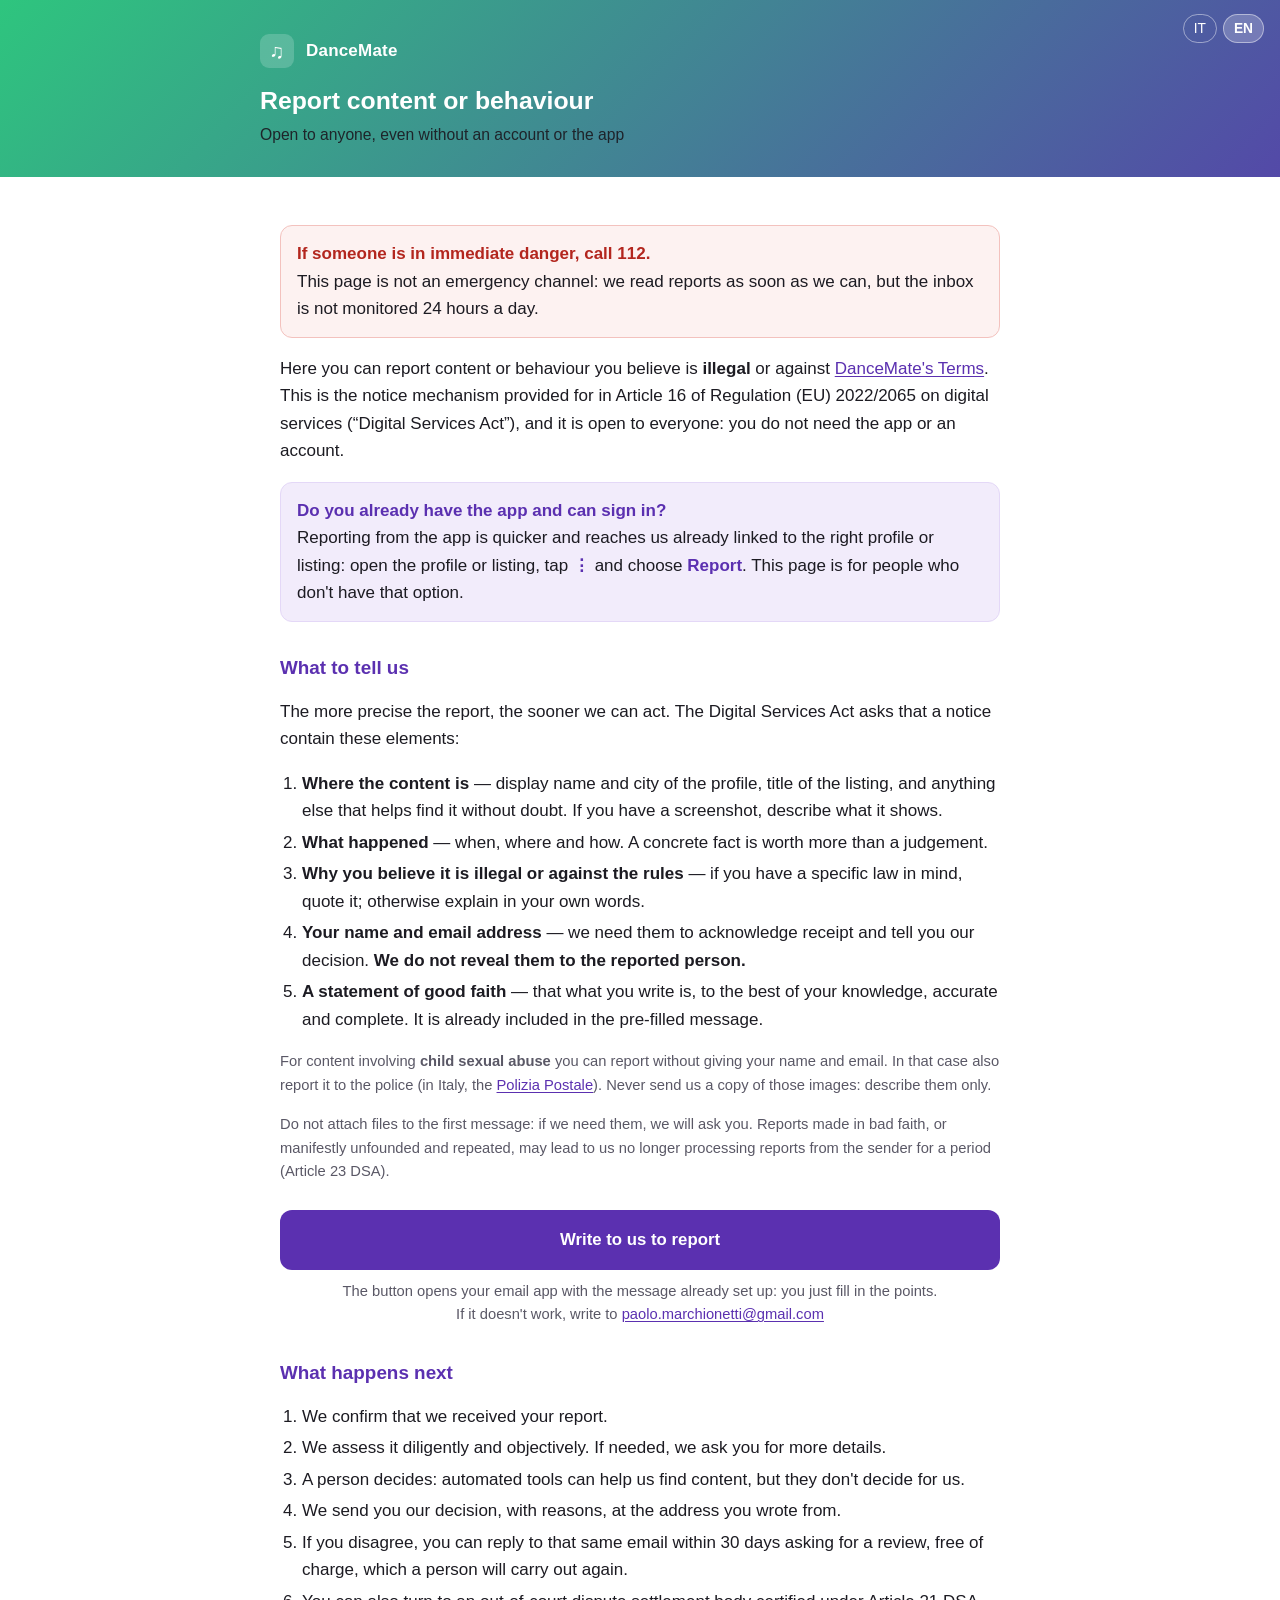
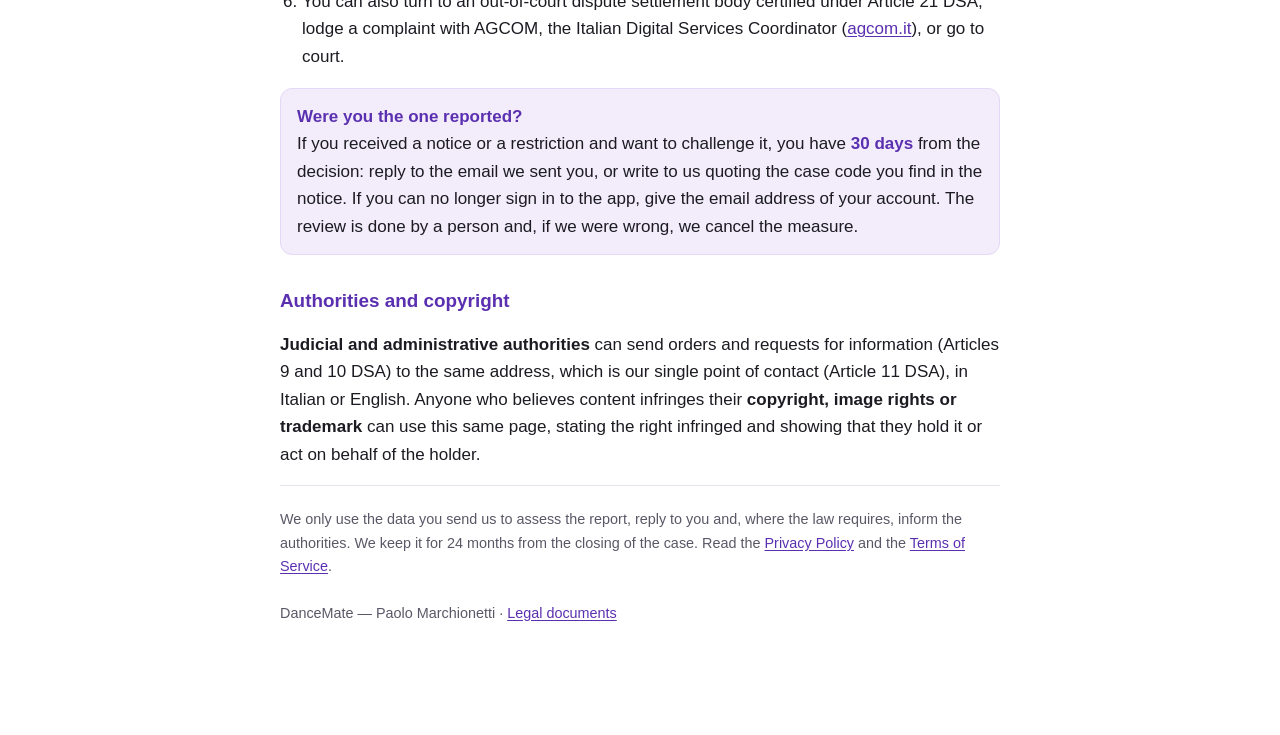
<file: segnala-en.html>
<!DOCTYPE html>
<html lang="en">
<head>
<meta charset="utf-8">
<meta name="viewport" content="width=device-width, initial-scale=1">
<title>Report content or behaviour — DanceMate</title>
<meta name="robots" content="index,follow">
<link rel="alternate" hreflang="en" href="./segnala-en.html">
<link rel="alternate" hreflang="it" href="./segnala.html">
<link rel="stylesheet" href="./legal.css">
<script src="./legal.js" defer></script>
</head>
<body>
<header class="band">
  <nav class="lang" aria-label="Language">
    <a href="./segnala.html" data-lang="it">IT</a>
    <a href="./segnala-en.html" data-lang="en" aria-current="true">EN</a>
  </nav>
  <div class="wrap">
    <div class="brand"><span class="note">&#9835;</span> DanceMate</div>
    <h1>Report content or behaviour</h1>
    <p>Open to anyone, even without an account or the app</p>
  </div>
</header>

<main>
<div class="wrap">

<div class="box urgent">
  <strong>If someone is in immediate danger, call 112.</strong><br>
  This page is not an emergency channel: we read reports as soon as we can, but the inbox is not
  monitored 24 hours a day.
</div>

<p>Here you can report content or behaviour you believe is <strong>illegal</strong> or against
<a href="./terms-en.html#conduct">DanceMate's Terms</a>. This is the notice mechanism provided for
in Article 16 of Regulation (EU) 2022/2065 on digital services (“Digital Services Act”), and it is
open to everyone: you do not need the app or an account.</p>

<div class="box">
  <strong>Do you already have the app and can sign in?</strong><br>
  Reporting from the app is quicker and reaches us already linked to the right profile or listing:
  open the profile or listing, tap <strong>⋮</strong> and choose <strong>Report</strong>. This page
  is for people who don't have that option.
</div>

<h2>What to tell us</h2>
<p>The more precise the report, the sooner we can act. The Digital Services Act asks that a notice
contain these elements:</p>
<ol>
  <li><strong>Where the content is</strong> — display name and city of the profile, title of the
      listing, and anything else that helps find it without doubt. If you have a screenshot,
      describe what it shows.</li>
  <li><strong>What happened</strong> — when, where and how. A concrete fact is worth more than a
      judgement.</li>
  <li><strong>Why you believe it is illegal or against the rules</strong> — if you have a specific
      law in mind, quote it; otherwise explain in your own words.</li>
  <li><strong>Your name and email address</strong> — we need them to acknowledge receipt and tell
      you our decision. <strong>We do not reveal them to the reported person.</strong></li>
  <li><strong>A statement of good faith</strong> — that what you write is, to the best of your
      knowledge, accurate and complete. It is already included in the pre-filled message.</li>
</ol>
<p class="muted">For content involving <strong>child sexual abuse</strong> you can report without
giving your name and email. In that case also report it to the police (in Italy, the
<a href="https://www.commissariatodips.it">Polizia Postale</a>). Never send us a copy of those
images: describe them only.</p>
<p class="muted">Do not attach files to the first message: if we need them, we will ask you. Reports
made in bad faith, or manifestly unfounded and repeated, may lead to us no longer processing
reports from the sender for a period (Article 23 DSA).</p>

<a class="cta" id="mail" href="#">Write to us to report</a>
<p class="alt">
  The button opens your email app with the message already set up: you just fill in the points.<br>
  If it doesn't work, write to <a id="plain" href="#">…</a>
</p>

<h2>What happens next</h2>
<ol>
  <li>We confirm that we received your report.</li>
  <li>We assess it diligently and objectively. If needed, we ask you for more details.</li>
  <li>A person decides: automated tools can help us find content, but they don't decide for us.</li>
  <li>We send you our decision, with reasons, at the address you wrote from.</li>
  <li>If you disagree, you can reply to that same email within 30 days asking for a review, free of
      charge, which a person will carry out again.</li>
  <li>You can also turn to an out-of-court dispute settlement body certified under Article 21 DSA,
      lodge a complaint with AGCOM, the Italian Digital Services Coordinator
      (<a href="https://www.agcom.it">agcom.it</a>), or go to court.</li>
</ol>

<div class="box">
  <strong>Were you the one reported?</strong><br>
  If you received a notice or a restriction and want to challenge it, you have <strong>30
  days</strong> from the decision: reply to the email we sent you, or write to us quoting the case
  code you find in the notice. If you can no longer sign in to the app, give the email address of
  your account. The review is done by a person and, if we were wrong, we cancel the measure.
</div>

<h2>Authorities and copyright</h2>
<p><strong>Judicial and administrative authorities</strong> can send orders and requests for
information (Articles 9 and 10 DSA) to the same address, which is our single point of contact
(Article 11 DSA), in Italian or English. Anyone who believes content infringes their
<strong>copyright, image rights or trademark</strong> can use this same page, stating the right
infringed and showing that they hold it or act on behalf of the holder.</p>

<footer>
  We only use the data you send us to assess the report, reply to you and, where the law requires,
  inform the authorities. We keep it for 24 months from the closing of the case.
  Read the <a href="./privacy-en.html">Privacy Policy</a> and the
  <a href="./terms-en.html">Terms of Service</a>.<br><br>
  DanceMate — Paolo Marchionetti · <a href="./index-en.html">Legal documents</a>
</footer>

</div>
</main>

<script>
// ⚠️ THE ONLY PLACE TO UPDATE if the support address changes.
// Keep it aligned with _support_contact() in the database:
//   select public.admin_set_support_contact('new@address.com', null);
const SUPPORT_EMAIL = "paolo.marchionetti@gmail.com";

const SUBJECT = "DanceMate report (Art. 16 DSA)";

const BODY = [
  "1) WHERE THE CONTENT IS",
  "   (display name and city of the profile, listing title, other details)",
  "   ...",
  "",
  "2) WHAT HAPPENED",
  "   (when, where, how)",
  "   ...",
  "",
  "3) WHY I BELIEVE IT IS ILLEGAL OR AGAINST THE RULES",
  "   ...",
  "",
  "4) EVIDENCE I CAN SHOW",
  "   (describe it: screenshots, messages, witnesses. Don't attach files now)",
  "   ...",
  "",
  "5) NAME AND CONTACT",
  "   Name: ...",
  "   Email: (the one I'm writing from is fine; give another if you prefer)",
  "",
  "I declare in good faith that the information and allegations in this",
  "report are, to the best of my knowledge, accurate and complete.",
  ""
].join("\n");

const link = "mailto:" + SUPPORT_EMAIL +
             "?subject=" + encodeURIComponent(SUBJECT) +
             "&body="    + encodeURIComponent(BODY);

document.getElementById("mail").href = link;
const plain = document.getElementById("plain");
plain.href = "mailto:" + SUPPORT_EMAIL;
plain.textContent = SUPPORT_EMAIL;
</script>

</body>
</html>
</file>
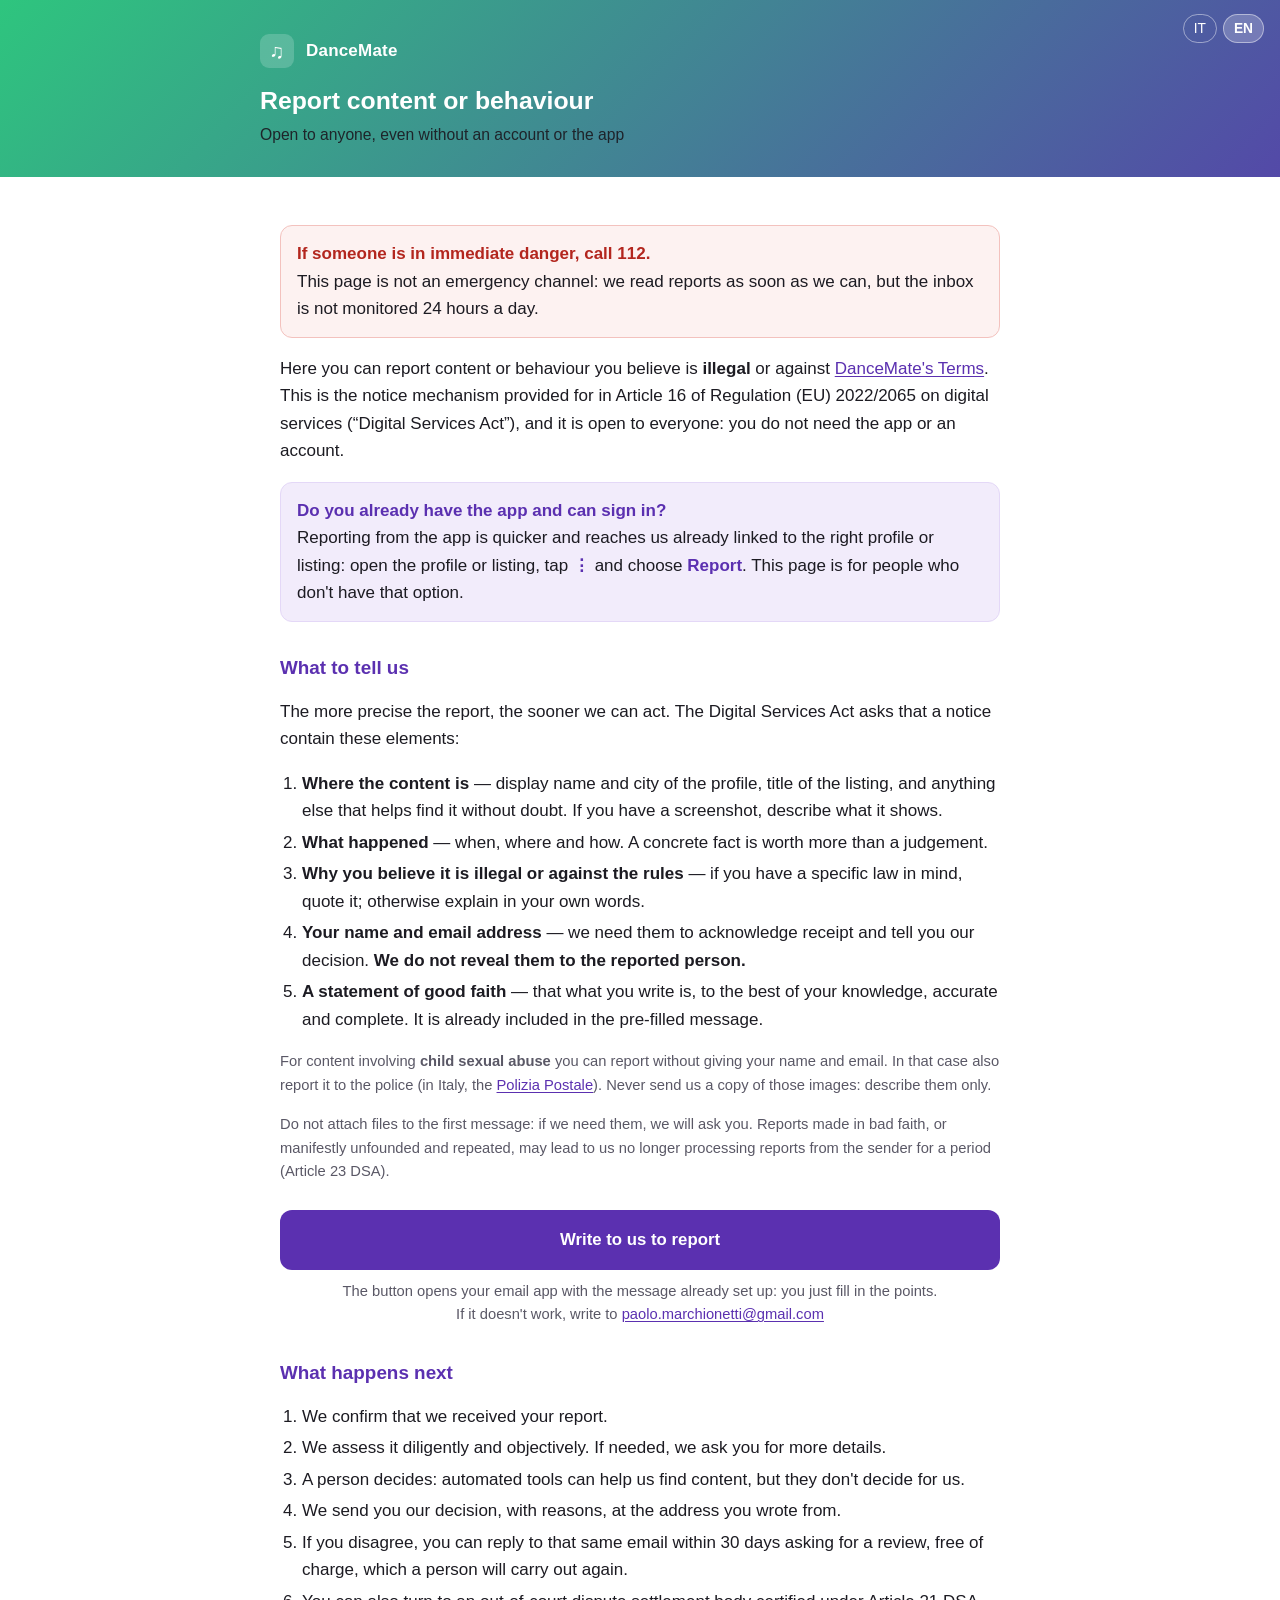
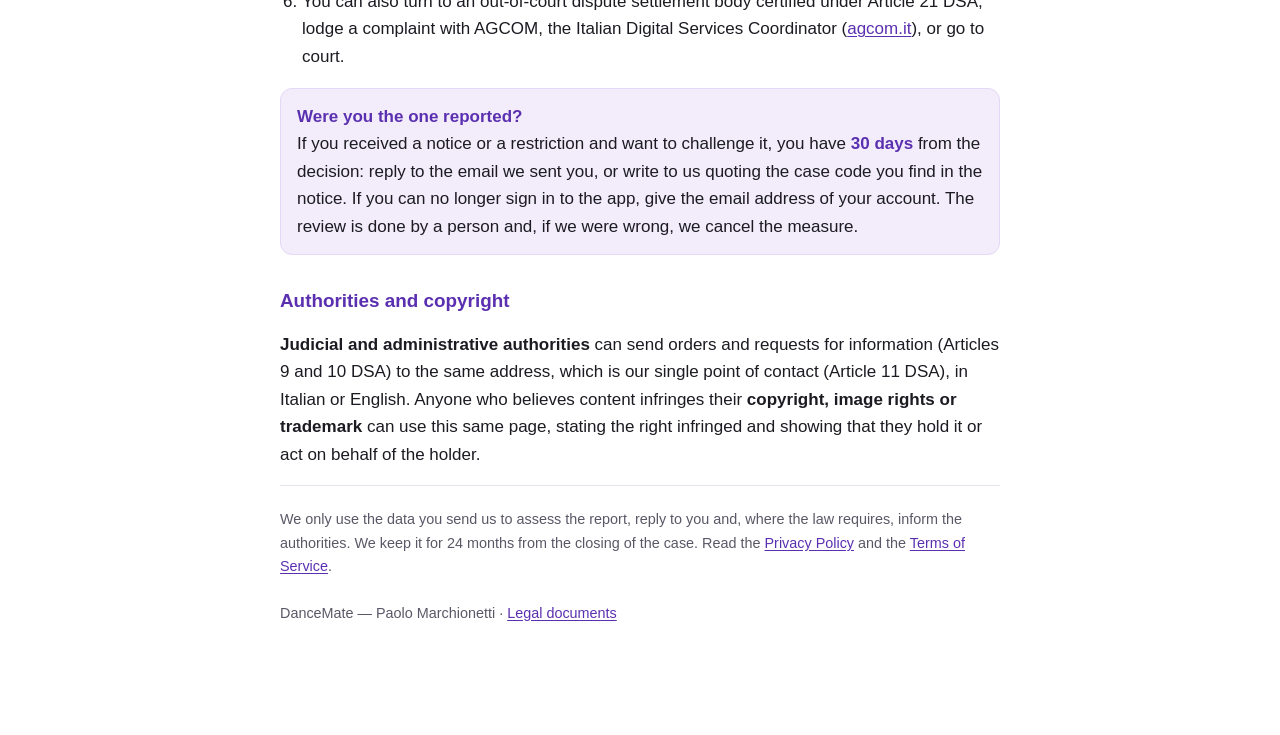
<file: segnala.html>
<!DOCTYPE html>
<html lang="it">
<head>
<meta charset="utf-8">
<meta name="viewport" content="width=device-width, initial-scale=1">
<title>Segnala un contenuto o un comportamento — DanceMate</title>
<meta name="robots" content="index,follow">
<link rel="alternate" hreflang="en" href="./segnala-en.html">
<link rel="alternate" hreflang="it" href="./segnala.html">
<link rel="stylesheet" href="./legal.css">
<script src="./legal.js" defer></script>
</head>
<body>
<header class="band">
  <nav class="lang" aria-label="Lingua">
    <a href="./segnala.html" data-lang="it" aria-current="true">IT</a>
    <a href="./segnala-en.html" data-lang="en">EN</a>
  </nav>
  <div class="wrap">
    <div class="brand"><span class="note">&#9835;</span> DanceMate</div>
    <h1>Segnala un contenuto o un comportamento</h1>
    <p>Aperto a chiunque, anche senza account e senza l'app</p>
  </div>
</header>

<main>
<div class="wrap">

<div class="box urgent">
  <strong>Se una persona è in pericolo immediato, chiama il 112.</strong><br>
  Questa pagina non è un canale di emergenza: leggiamo le segnalazioni il prima possibile, ma
  la casella non è presidiata 24 ore su 24.
</div>

<p>Da qui puoi segnalare contenuti o comportamenti che ritieni <strong>illegali</strong> o
contrari ai <a href="./terms.html#condotta">Termini di DanceMate</a>. È il meccanismo di
segnalazione previsto dall'articolo 16 del Regolamento (UE) 2022/2065 sui servizi digitali
(«Digital Services Act»), ed è aperto a tutti: non serve avere l'app, né un account.</p>

<div class="box">
  <strong>Hai già l'app e riesci ad accedere?</strong><br>
  Segnalare dall'app è più rapido e ci arriva già collegato al profilo o all'annuncio giusto:
  apri il profilo o l'annuncio, tocca <strong>⋮</strong> e scegli <strong>Segnala</strong>.
  Questa pagina serve a chi quella strada non ce l'ha.
</div>

<h2>Cosa scriverci</h2>
<p>Più la segnalazione è precisa, prima possiamo agire. Il Digital Services Act chiede che una
segnalazione contenga questi elementi:</p>
<ol>
  <li><strong>Dove si trova il contenuto</strong> — nome visualizzato e città del profilo,
      titolo dell'annuncio, e tutto quello che aiuta a trovarlo senza dubbi. Se hai uno
      screenshot, descrivi cosa mostra.</li>
  <li><strong>Cosa è successo</strong> — quando, dove e in che modo. Un fatto concreto vale più
      di un giudizio.</li>
  <li><strong>Perché ritieni che sia illegale o contrario alle regole</strong> — se pensi a una
      norma precisa, citala; altrimenti spiega con parole tue.</li>
  <li><strong>Il tuo nome e il tuo indirizzo email</strong> — ci servono per confermarti la
      ricezione e comunicarti la decisione. <strong>Non li riveliamo alla persona
      segnalata.</strong></li>
  <li><strong>Una dichiarazione di buona fede</strong> — che quanto scrivi è, per quanto ne
      sai, esatto e completo. È già inclusa nel messaggio preimpostato.</li>
</ol>
<p class="muted">Per i contenuti che riguardano <strong>abusi sessuali su minori</strong> puoi
segnalare anche senza indicare nome ed email. In quel caso segnala anche alla
<a href="https://www.commissariatodips.it">Polizia Postale</a>. Non inviarci mai copia di quelle
immagini: descrivile soltanto.</p>
<p class="muted">Non allegare file al primo messaggio: se ci servono, te li chiediamo noi. Le
segnalazioni fatte in malafede, o manifestamente infondate e ripetute, possono portare a non
esaminare più per un periodo le segnalazioni di chi le invia (art. 23 DSA).</p>

<a class="cta" id="mail" href="#">Scrivici per segnalare</a>
<p class="alt">
  Il pulsante apre il tuo programma di posta con il messaggio già impostato: devi solo
  riempire i punti.<br>
  Se non funziona, scrivi a <a id="plain" href="#">…</a>
</p>

<h2>Cosa succede dopo</h2>
<ol>
  <li>Ti confermiamo di aver ricevuto la segnalazione.</li>
  <li>La valutiamo in modo diligente e obiettivo. Se serve, ti chiediamo qualche dettaglio in
      più.</li>
  <li>Decide una persona: gli strumenti automatici possono aiutarci a individuare un
      contenuto, ma non decidono al posto nostro.</li>
  <li>Ti comunichiamo la decisione all'indirizzo da cui ci hai scritto, con le ragioni.</li>
  <li>Se non sei d'accordo, puoi rispondere a quella stessa email entro 30 giorni chiedendo un
      riesame, gratuito, che farà di nuovo una persona.</li>
  <li>Puoi anche rivolgerti a un organismo di risoluzione extragiudiziale certificato ai sensi
      dell'art. 21 DSA, presentare reclamo all'AGCOM
      (<a href="https://www.agcom.it">agcom.it</a>), o all'autorità giudiziaria.</li>
</ol>

<div class="box">
  <strong>Sei tu a essere stato segnalato?</strong><br>
  Se hai ricevuto un avviso o una limitazione e vuoi contestarla, hai <strong>30 giorni</strong>
  dalla decisione: rispondi all'email che ti abbiamo inviato, oppure scrivici citando il codice
  del caso che trovi nell'avviso. Se non riesci più ad accedere all'app, indica l'indirizzo
  email del tuo account. Il riesame lo fa una persona e, se abbiamo sbagliato, annulliamo il
  provvedimento.
</div>

<h2>Autorità e diritti d'autore</h2>
<p>Le <strong>autorità</strong> giudiziarie e amministrative possono inviare ordini e richieste
di informazioni (artt. 9 e 10 DSA) allo stesso indirizzo, che è il nostro punto di contatto
unico (art. 11 DSA), in italiano o in inglese. Chi ritiene che un contenuto violi un suo
<strong>diritto d'autore, di immagine o di marchio</strong> può usare questa stessa pagina,
indicando il diritto violato e dimostrando di esserne titolare o di agire per conto del
titolare.</p>

<footer>
  I dati che ci invii li usiamo soltanto per valutare la segnalazione, risponderti e, se la
  legge lo impone, informare le autorità. Li conserviamo per 24 mesi dalla chiusura del caso.
  Leggi l'<a href="./privacy.html">Informativa sulla Privacy</a> e i
  <a href="./terms.html">Termini di Servizio</a>.<br><br>
  DanceMate — Paolo Marchionetti · <a href="./index.html">Documenti legali</a>
</footer>

</div>
</main>

<script>
// ⚠️ UNICO PUNTO DA AGGIORNARE se cambi indirizzo di assistenza.
// Va tenuto allineato a _support_contact() nel database:
//   select public.admin_set_support_contact('nuovo@indirizzo.it', null);
const SUPPORT_EMAIL = "paolo.marchionetti@gmail.com";

const OGGETTO = "Segnalazione DanceMate (art. 16 DSA)";

const CORPO = [
  "1) DOVE SI TROVA IL CONTENUTO",
  "   (nome visualizzato e città del profilo, titolo dell'annuncio, altri dettagli)",
  "   ...",
  "",
  "2) COSA E' SUCCESSO",
  "   (quando, dove, in che modo)",
  "   ...",
  "",
  "3) PERCHE' RITENGO CHE SIA ILLEGALE O CONTRARIO ALLE REGOLE",
  "   ...",
  "",
  "4) PROVE CHE POSSO MOSTRARE",
  "   (descrivile: screenshot, messaggi, testimoni. Non allegare file adesso)",
  "   ...",
  "",
  "5) NOME E RECAPITO",
  "   Nome: ...",
  "   Email: (quella da cui scrivo va bene; indicane un'altra se preferisci)",
  "",
  "Dichiaro in buona fede che le informazioni e le affermazioni contenute in",
  "questa segnalazione sono, per quanto ne so, esatte e complete.",
  ""
].join("\n");

const link = "mailto:" + SUPPORT_EMAIL +
             "?subject=" + encodeURIComponent(OGGETTO) +
             "&body="    + encodeURIComponent(CORPO);

document.getElementById("mail").href = link;
const plain = document.getElementById("plain");
plain.href = "mailto:" + SUPPORT_EMAIL;
plain.textContent = SUPPORT_EMAIL;
</script>

</body>
</html>
</file>
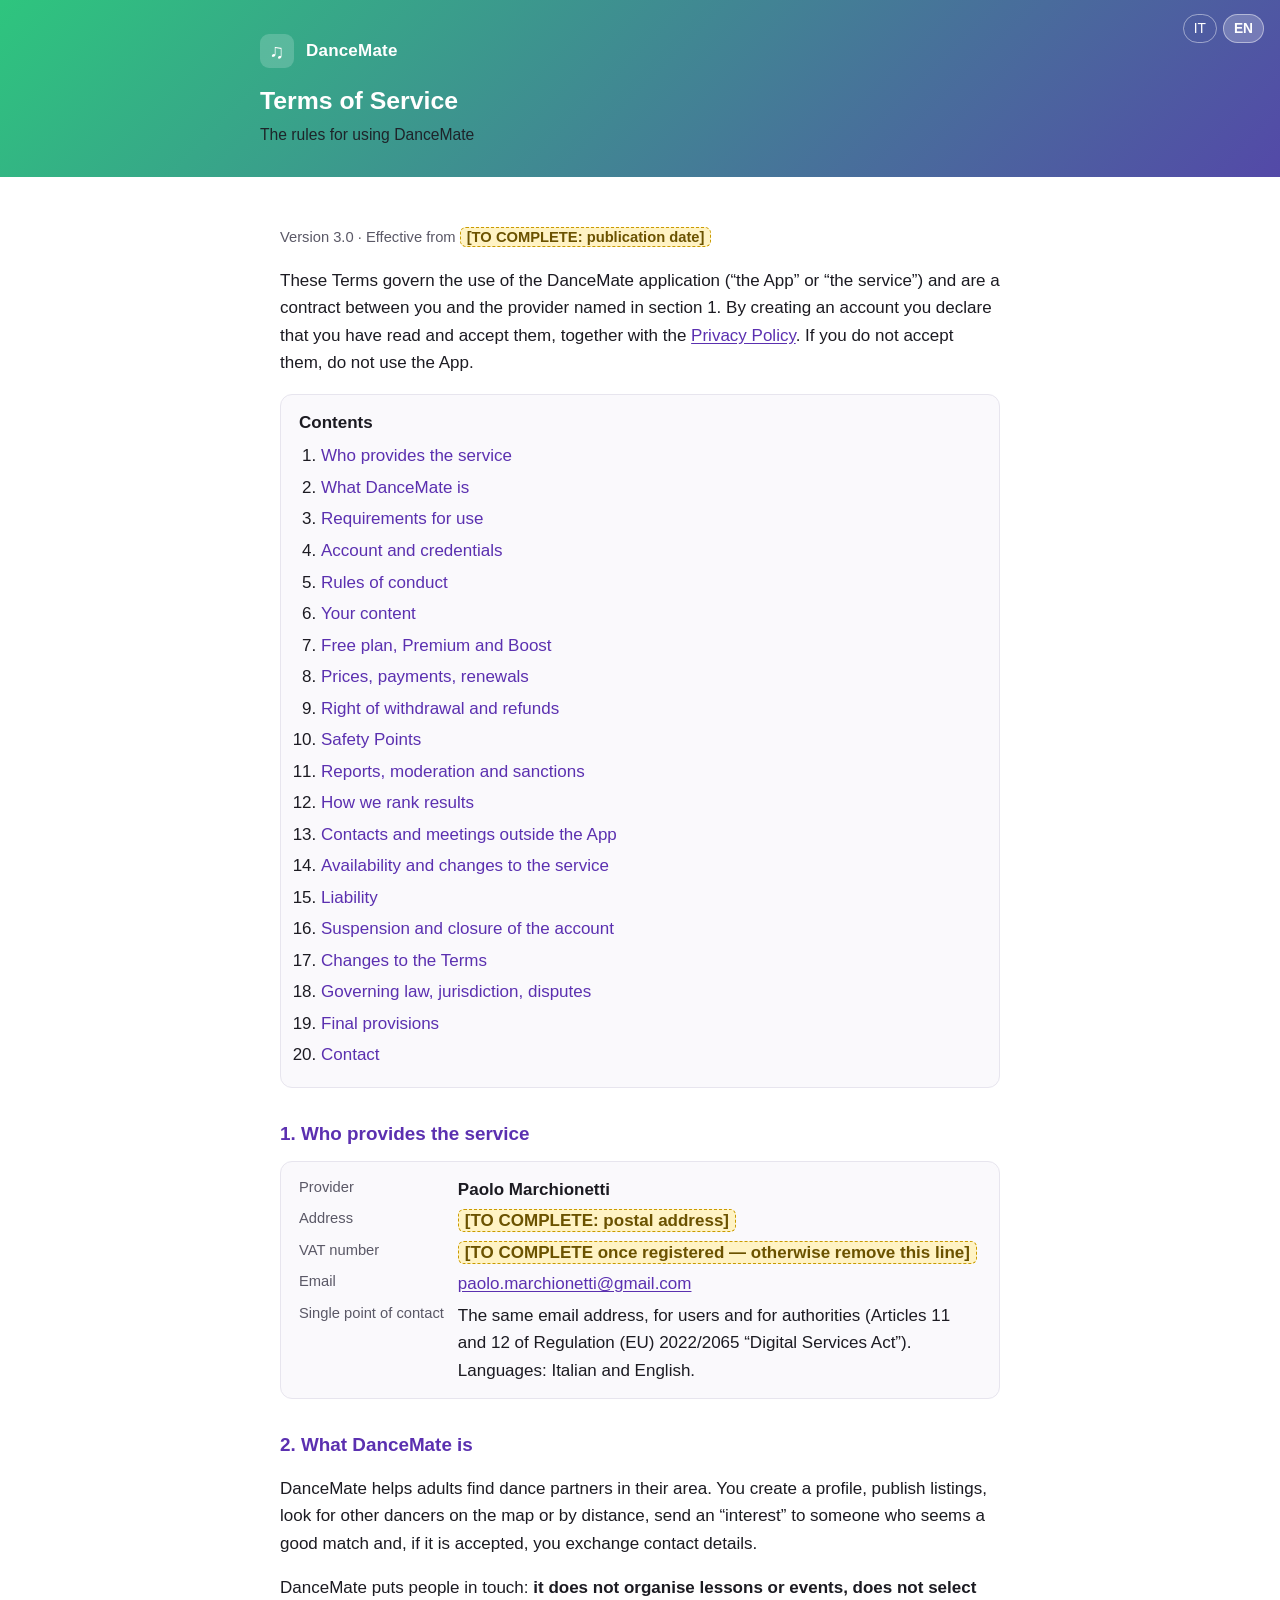
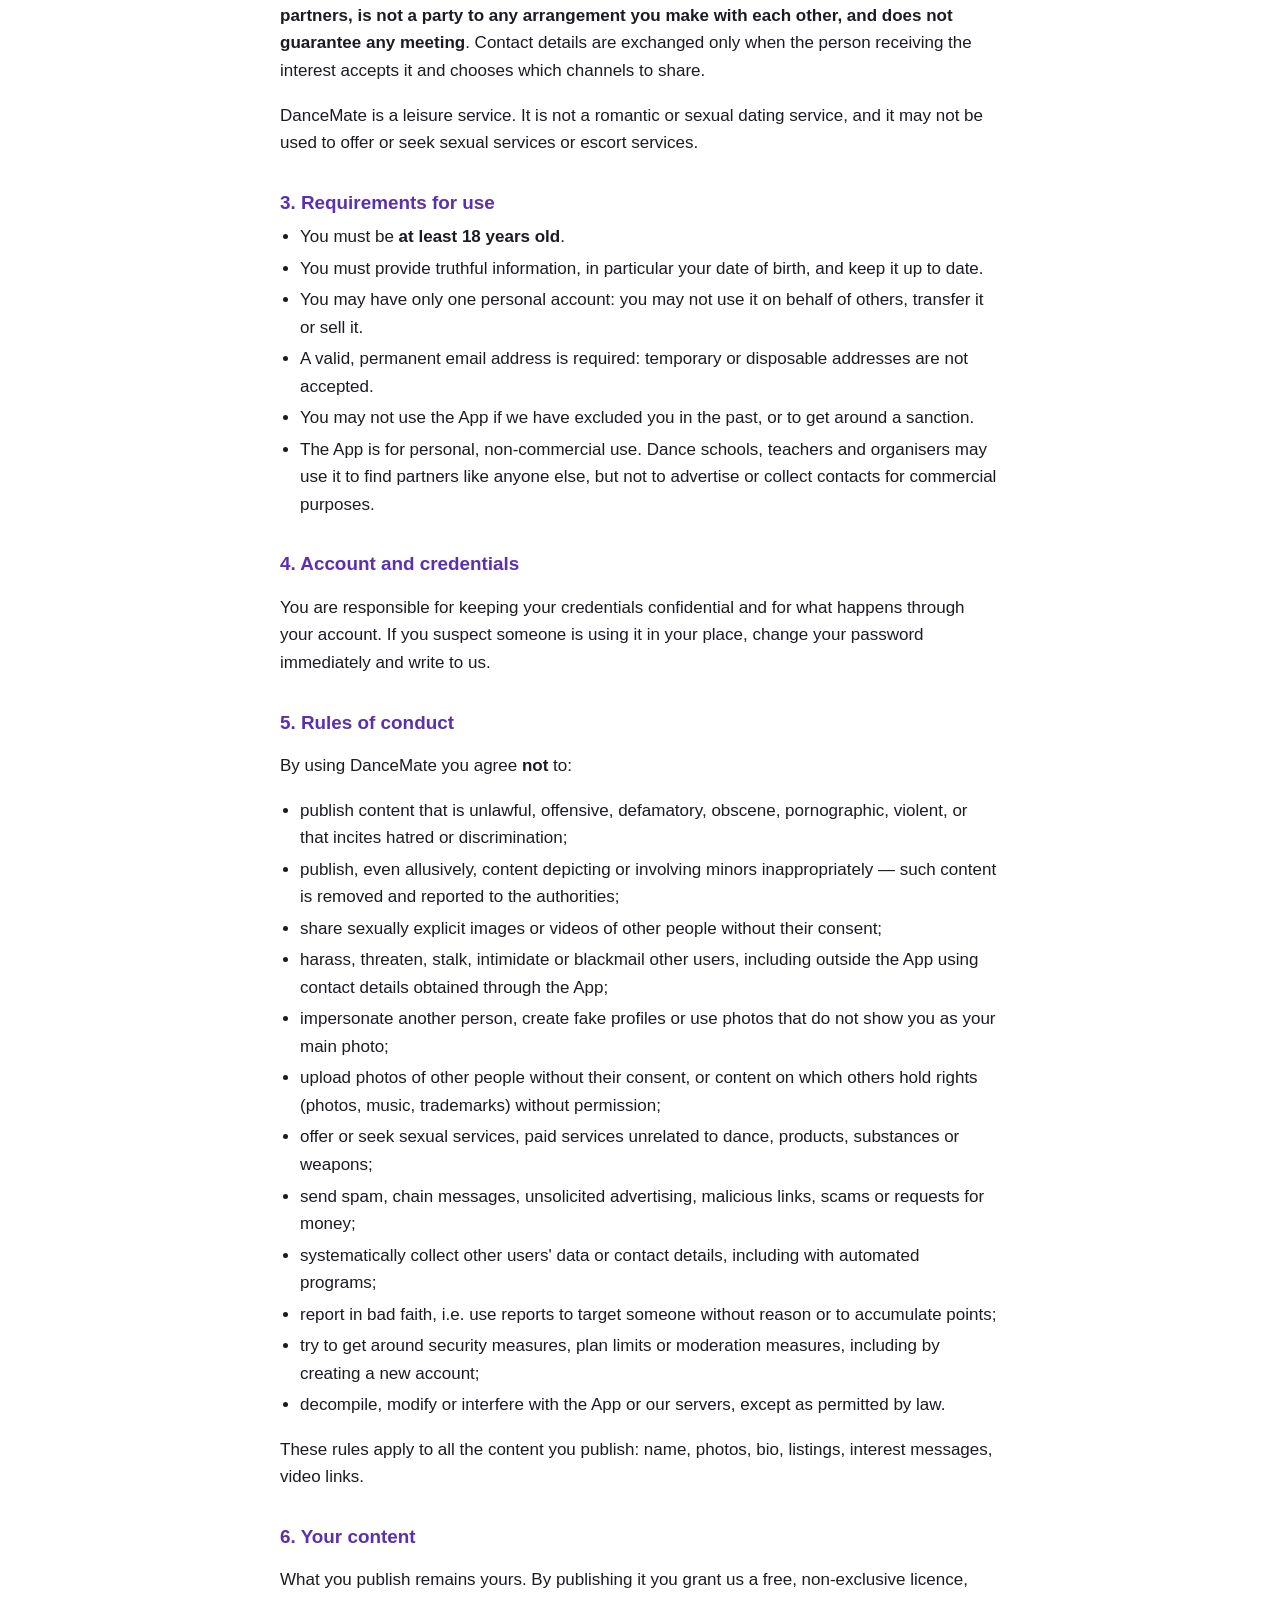
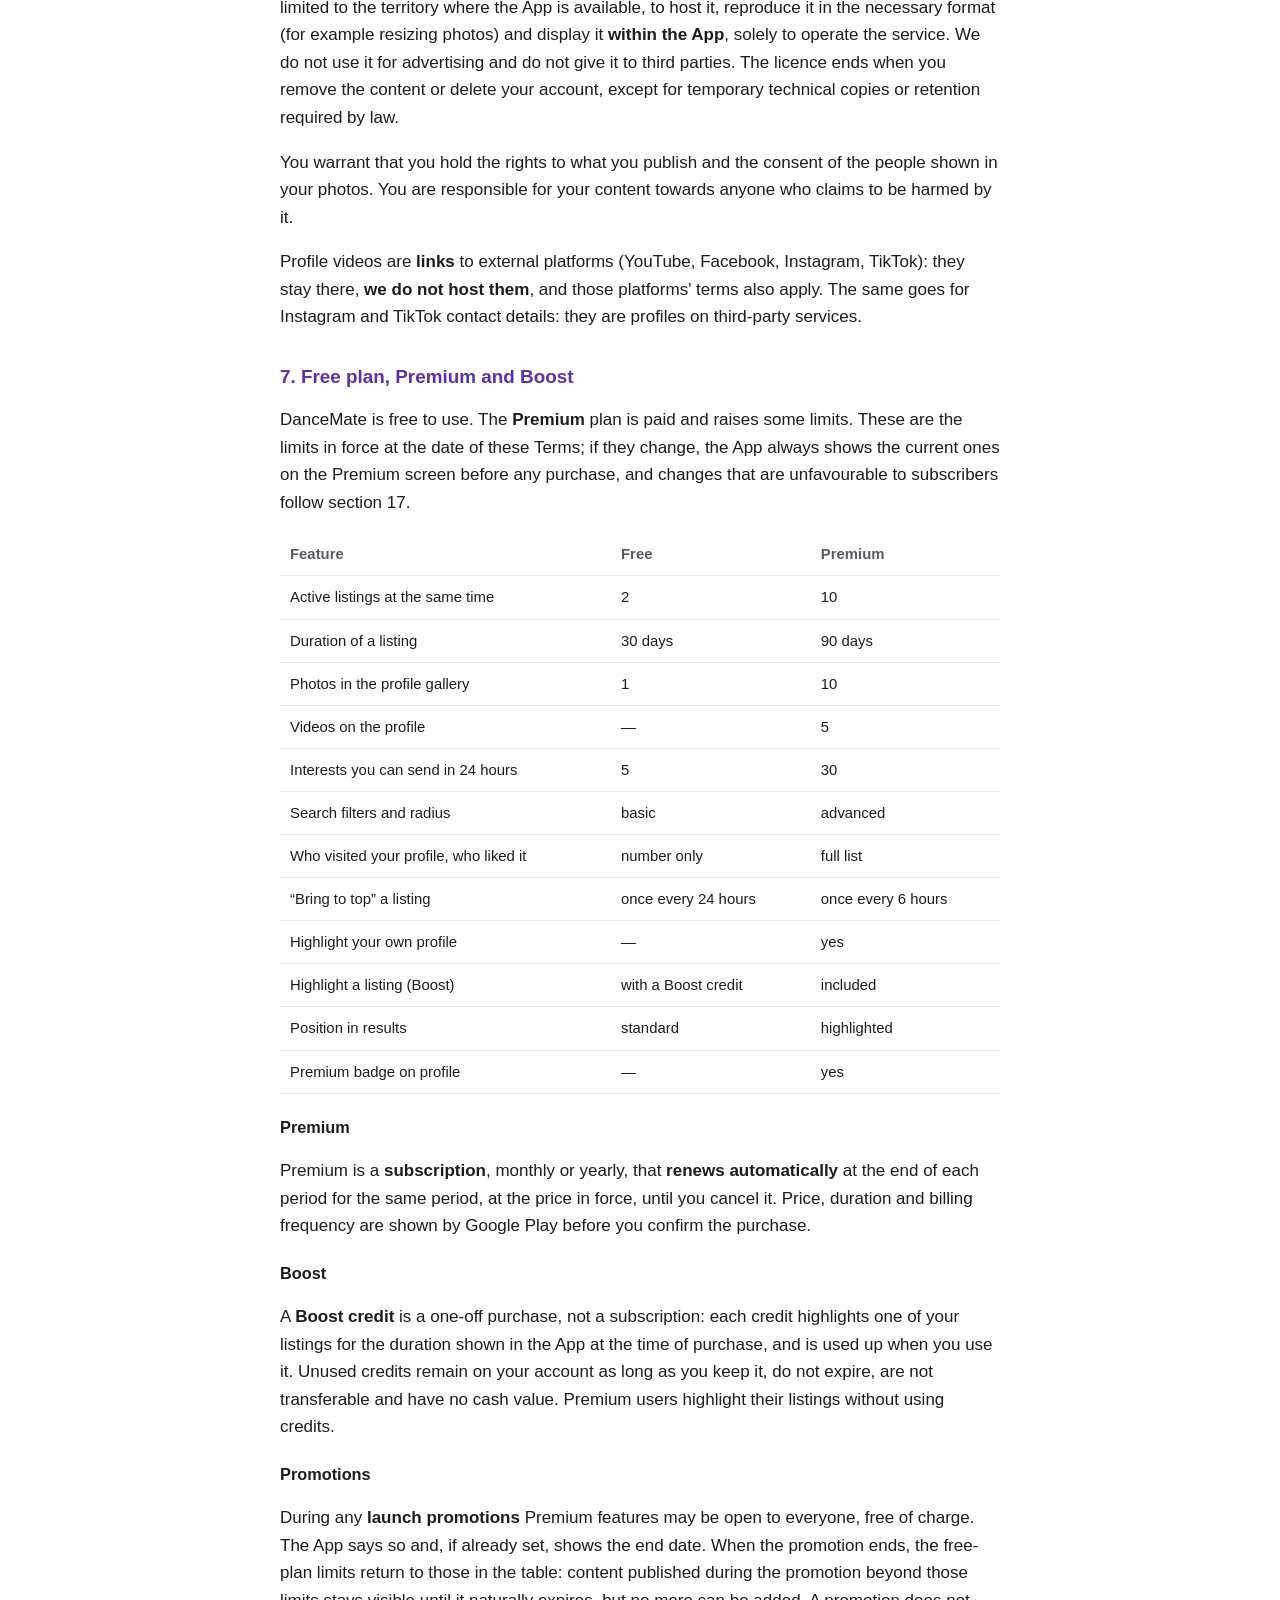
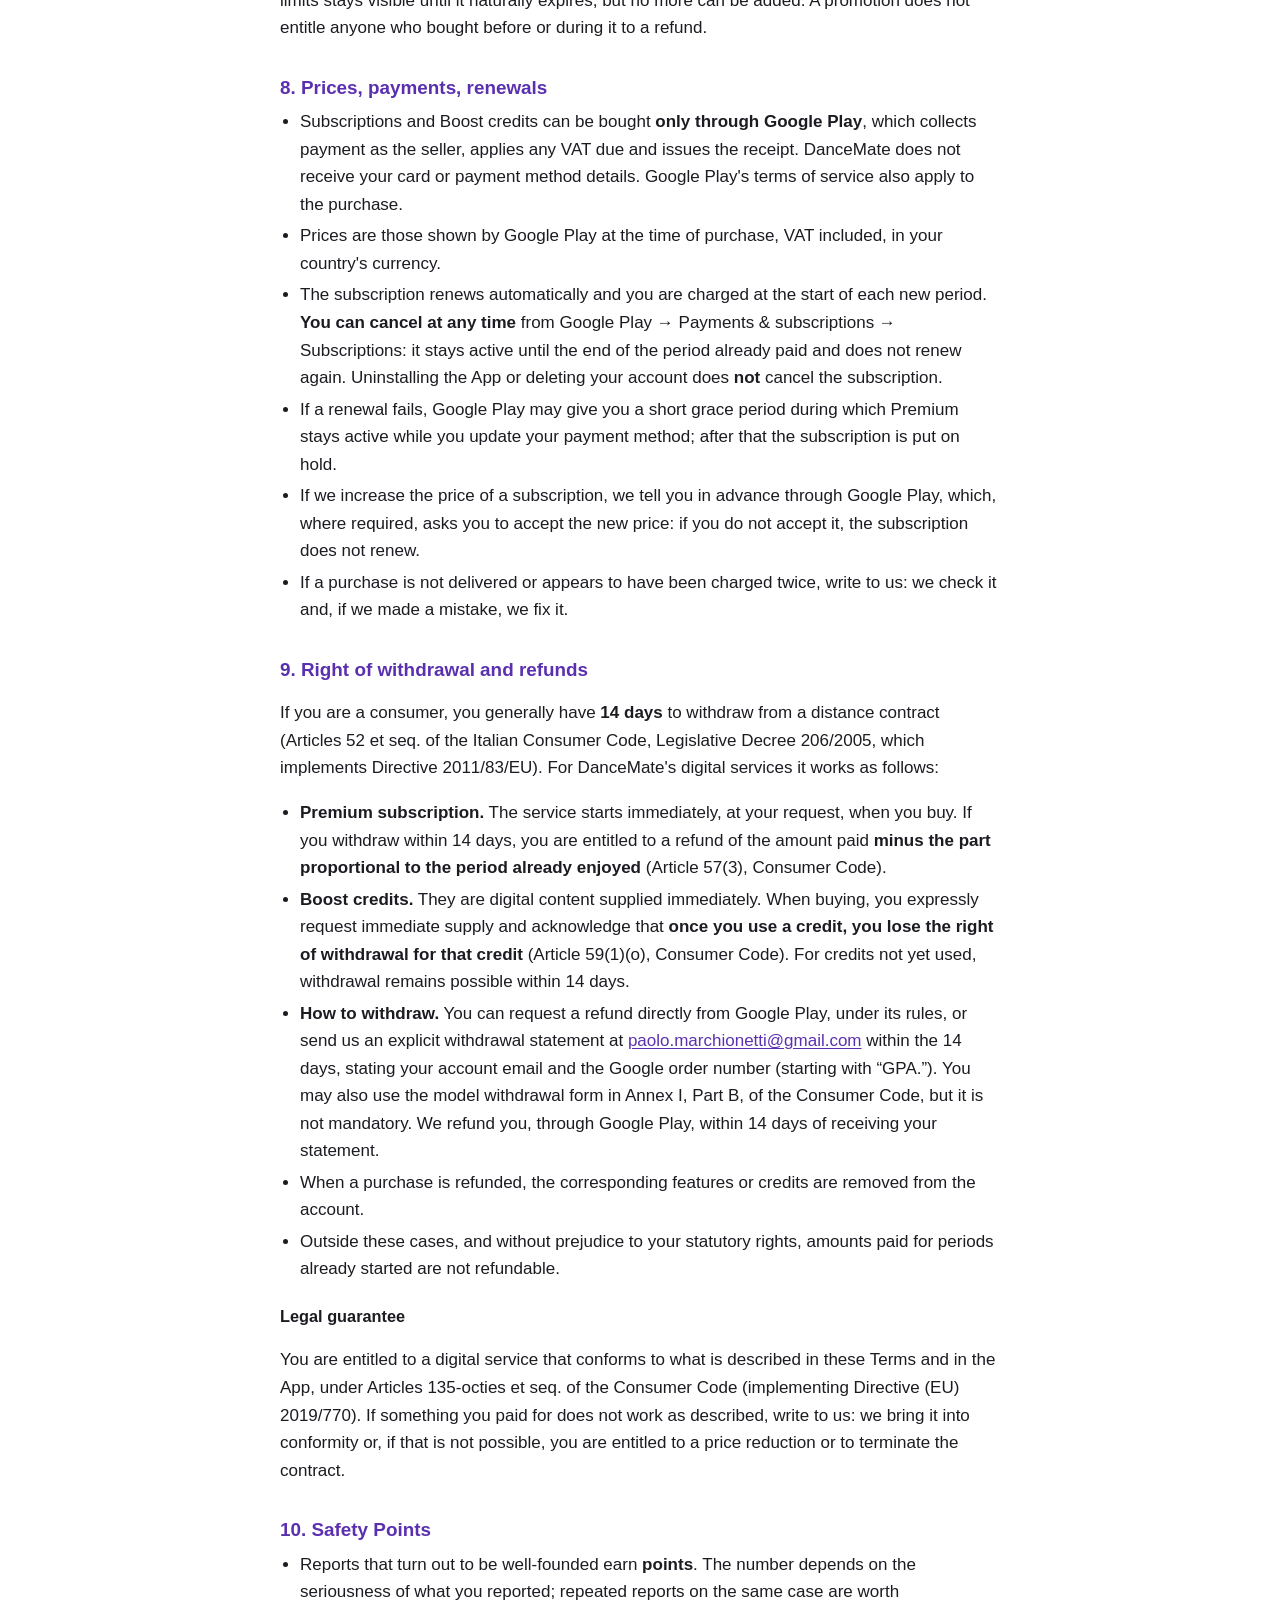
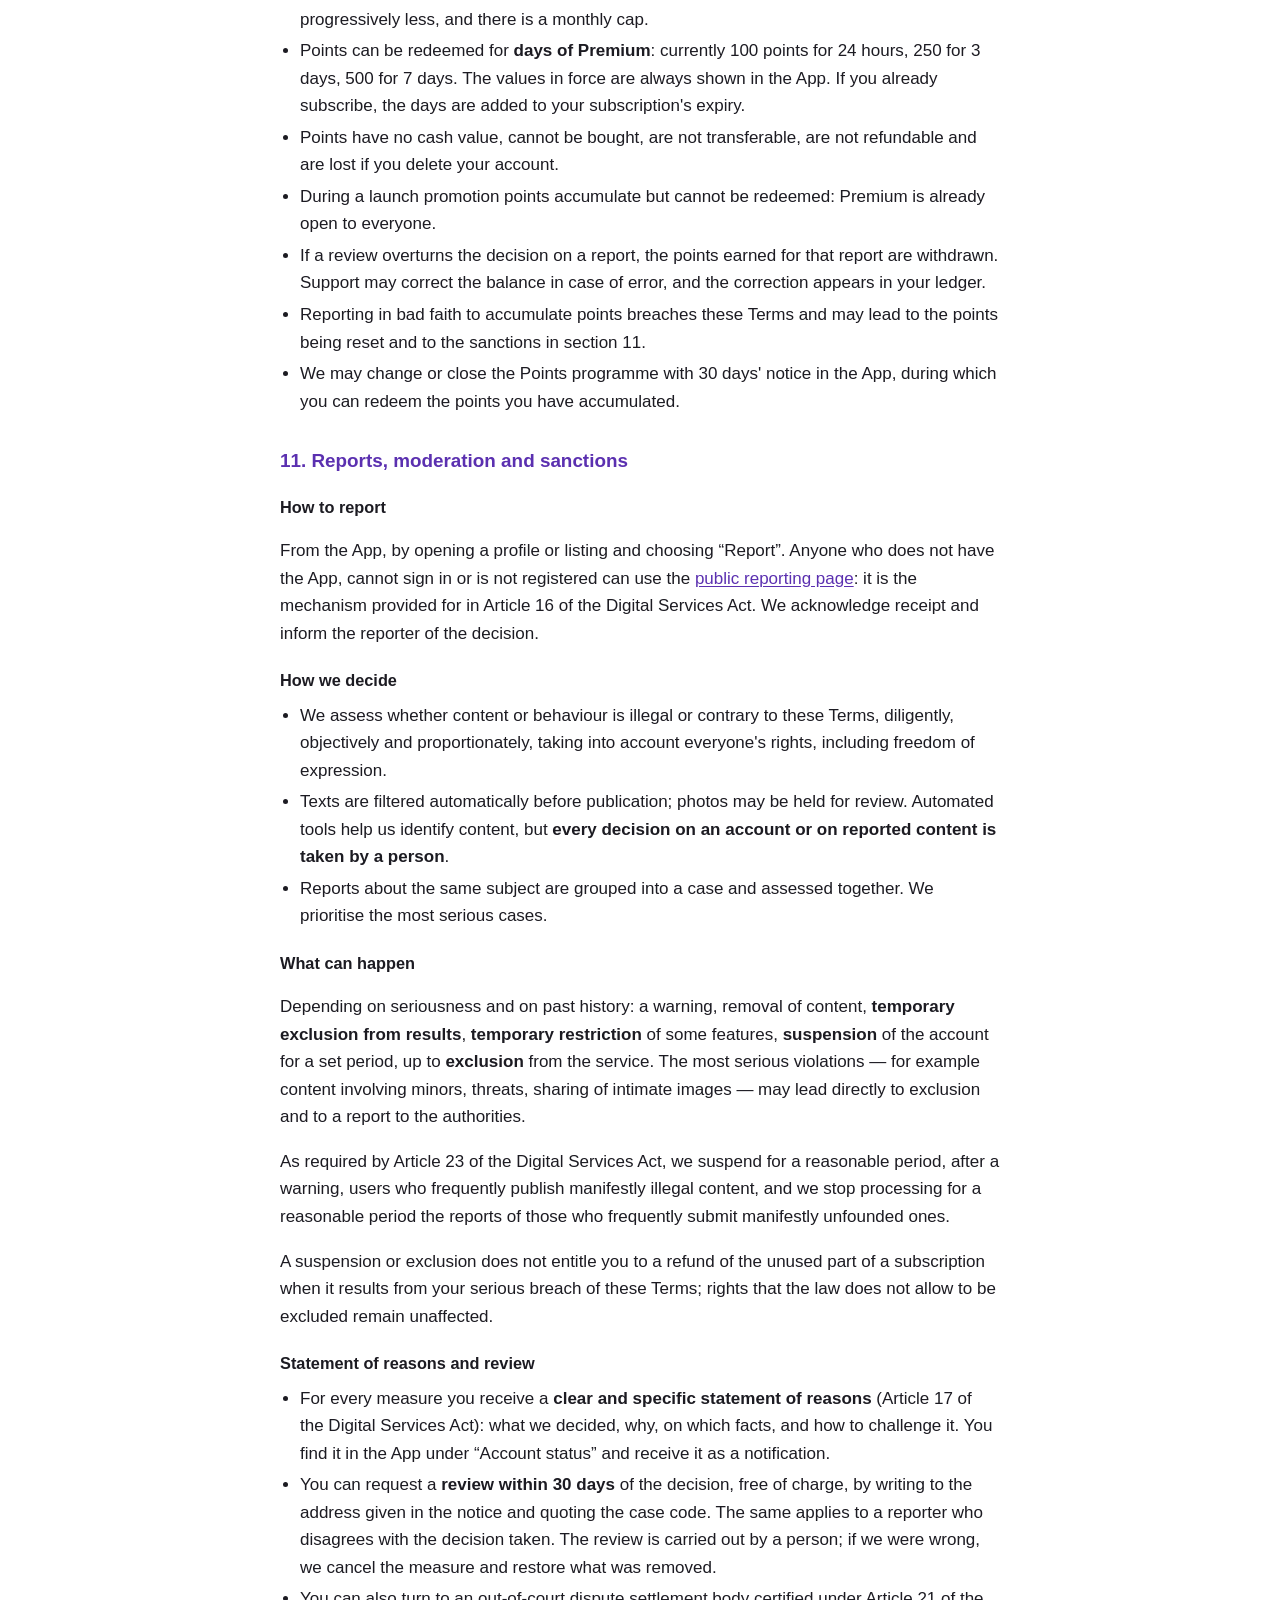
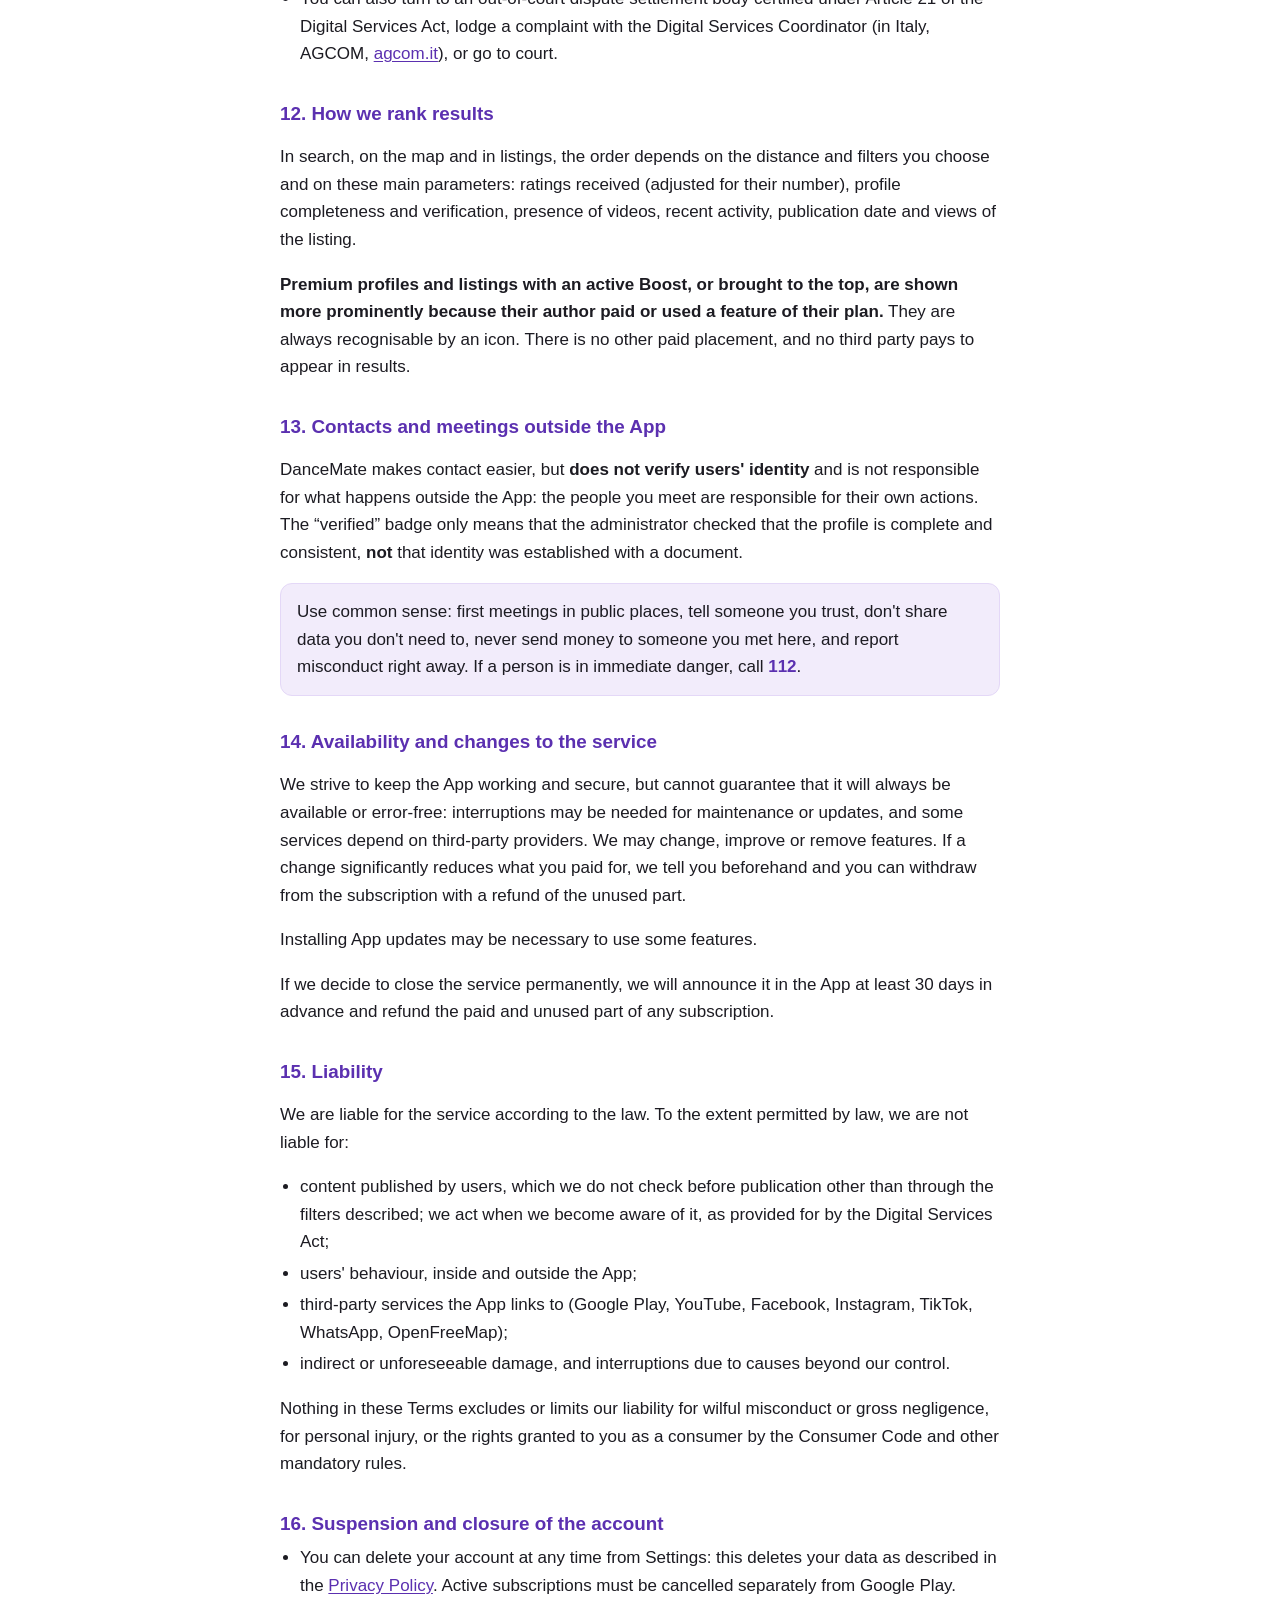
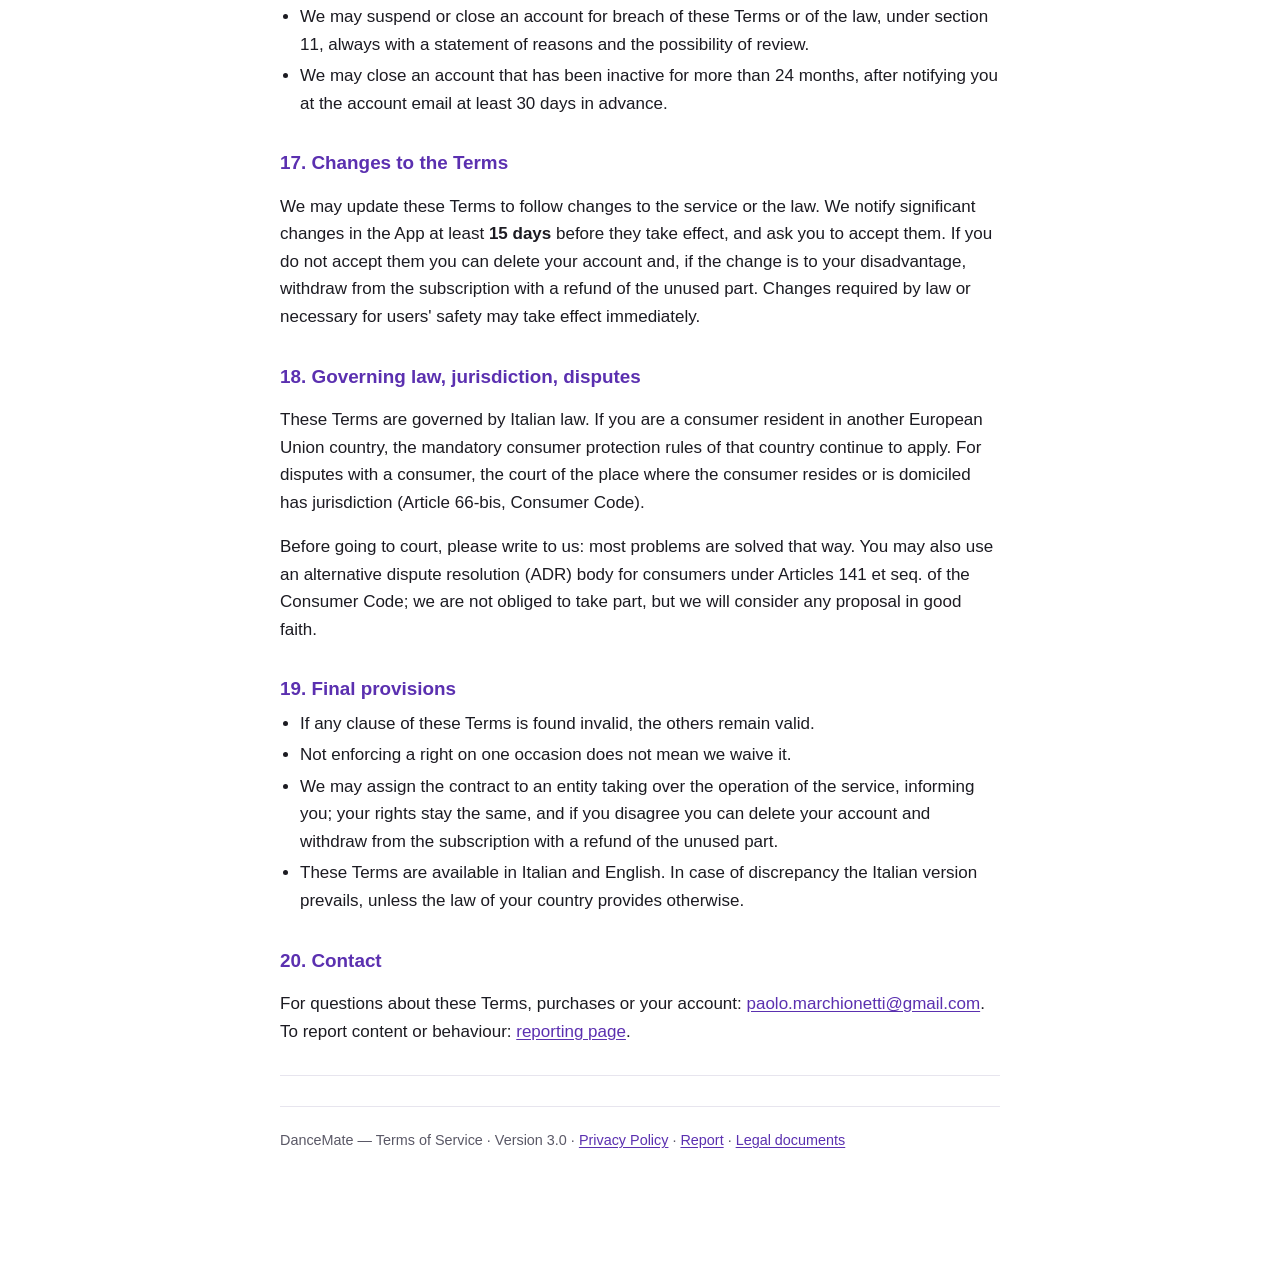
<file: terms-en.html>
<!DOCTYPE html>
<html lang="en">
<head>
<meta charset="utf-8">
<meta name="viewport" content="width=device-width, initial-scale=1">
<title>Terms of Service — DanceMate</title>
<meta name="robots" content="index,follow">
<link rel="alternate" hreflang="en" href="./terms-en.html">
<link rel="alternate" hreflang="it" href="./terms.html">
<link rel="stylesheet" href="./legal.css">
<script src="./legal.js" defer></script>
</head>
<body>
<header class="band">
  <nav class="lang" aria-label="Language">
    <a href="./terms.html" data-lang="it">IT</a>
    <a href="./terms-en.html" data-lang="en" aria-current="true">EN</a>
  </nav>
  <div class="wrap">
    <div class="brand"><span class="note">&#9835;</span> DanceMate</div>
    <h1>Terms of Service</h1>
    <p>The rules for using DanceMate</p>
  </div>
</header>

<main>
<div class="wrap">

<p class="muted">Version 3.0 · Effective from <span class="todo">[TO COMPLETE: publication date]</span></p>

<p>These Terms govern the use of the DanceMate application (“the App” or “the service”) and are a
contract between you and the provider named in section 1. By creating an account you declare
that you have read and accept them, together with the <a href="./privacy-en.html">Privacy
Policy</a>. If you do not accept them, do not use the App.</p>

<div class="toc">
  <strong>Contents</strong>
  <ol>
    <li><a href="#provider">Who provides the service</a></li>
    <li><a href="#what">What DanceMate is</a></li>
    <li><a href="#requirements">Requirements for use</a></li>
    <li><a href="#account">Account and credentials</a></li>
    <li><a href="#conduct">Rules of conduct</a></li>
    <li><a href="#content">Your content</a></li>
    <li><a href="#plans">Free plan, Premium and Boost</a></li>
    <li><a href="#payments">Prices, payments, renewals</a></li>
    <li><a href="#withdrawal">Right of withdrawal and refunds</a></li>
    <li><a href="#points">Safety Points</a></li>
    <li><a href="#moderation">Reports, moderation and sanctions</a></li>
    <li><a href="#ranking">How we rank results</a></li>
    <li><a href="#meetings">Contacts and meetings outside the App</a></li>
    <li><a href="#availability">Availability and changes to the service</a></li>
    <li><a href="#liability">Liability</a></li>
    <li><a href="#closure">Suspension and closure of the account</a></li>
    <li><a href="#changes">Changes to the Terms</a></li>
    <li><a href="#law">Governing law, jurisdiction, disputes</a></li>
    <li><a href="#misc">Final provisions</a></li>
    <li><a href="#contact">Contact</a></li>
  </ol>
</div>

<!-- ════════════════════════════════════════════════════════════════════ -->
<h2 id="provider">1. Who provides the service</h2>
<div class="legal-id">
  <dl>
    <dt>Provider</dt>
    <dd><strong>Paolo Marchionetti</strong></dd>
    <dt>Address</dt>
    <dd><span class="todo">[TO COMPLETE: postal address]</span></dd>
    <dt>VAT number</dt>
    <dd><span class="todo">[TO COMPLETE once registered — otherwise remove this line]</span></dd>
    <dt>Email</dt>
    <dd><a href="mailto:paolo.marchionetti@gmail.com">paolo.marchionetti@gmail.com</a></dd>
    <dt>Single point of contact</dt>
    <dd>The same email address, for users and for authorities (Articles 11 and 12 of
        Regulation (EU) 2022/2065 “Digital Services Act”). Languages: Italian and English.</dd>
  </dl>
</div>

<!-- ════════════════════════════════════════════════════════════════════ -->
<h2 id="what">2. What DanceMate is</h2>
<p>DanceMate helps adults find dance partners in their area. You create a profile, publish
listings, look for other dancers on the map or by distance, send an “interest” to someone who
seems a good match and, if it is accepted, you exchange contact details.</p>
<p>DanceMate puts people in touch: <strong>it does not organise lessons or events, does not
select partners, is not a party to any arrangement you make with each other, and does not
guarantee any meeting</strong>. Contact details are exchanged only when the person receiving the
interest accepts it and chooses which channels to share.</p>
<p>DanceMate is a leisure service. It is not a romantic or sexual dating service, and it may not
be used to offer or seek sexual services or escort services.</p>

<!-- ════════════════════════════════════════════════════════════════════ -->
<h2 id="requirements">3. Requirements for use</h2>
<ul>
  <li>You must be <strong>at least 18 years old</strong>.</li>
  <li>You must provide truthful information, in particular your date of birth, and keep it up to
      date.</li>
  <li>You may have only one personal account: you may not use it on behalf of others, transfer it
      or sell it.</li>
  <li>A valid, permanent email address is required: temporary or disposable addresses are not
      accepted.</li>
  <li>You may not use the App if we have excluded you in the past, or to get around a
      sanction.</li>
  <li>The App is for personal, non-commercial use. Dance schools, teachers and organisers may use
      it to find partners like anyone else, but not to advertise or collect contacts for
      commercial purposes.</li>
</ul>

<!-- ════════════════════════════════════════════════════════════════════ -->
<h2 id="account">4. Account and credentials</h2>
<p>You are responsible for keeping your credentials confidential and for what happens through
your account. If you suspect someone is using it in your place, change your password immediately
and write to us.</p>

<!-- ════════════════════════════════════════════════════════════════════ -->
<h2 id="conduct">5. Rules of conduct</h2>
<p>By using DanceMate you agree <strong>not</strong> to:</p>
<ul>
  <li>publish content that is unlawful, offensive, defamatory, obscene, pornographic, violent, or
      that incites hatred or discrimination;</li>
  <li>publish, even allusively, content depicting or involving minors inappropriately — such
      content is removed and reported to the authorities;</li>
  <li>share sexually explicit images or videos of other people without their consent;</li>
  <li>harass, threaten, stalk, intimidate or blackmail other users, including outside the App
      using contact details obtained through the App;</li>
  <li>impersonate another person, create fake profiles or use photos that do not show you as your
      main photo;</li>
  <li>upload photos of other people without their consent, or content on which others hold rights
      (photos, music, trademarks) without permission;</li>
  <li>offer or seek sexual services, paid services unrelated to dance, products, substances or
      weapons;</li>
  <li>send spam, chain messages, unsolicited advertising, malicious links, scams or requests for
      money;</li>
  <li>systematically collect other users' data or contact details, including with automated
      programs;</li>
  <li>report in bad faith, i.e. use reports to target someone without reason or to accumulate
      points;</li>
  <li>try to get around security measures, plan limits or moderation measures, including by
      creating a new account;</li>
  <li>decompile, modify or interfere with the App or our servers, except as permitted by law.</li>
</ul>
<p>These rules apply to all the content you publish: name, photos, bio, listings, interest
messages, video links.</p>

<!-- ════════════════════════════════════════════════════════════════════ -->
<h2 id="content">6. Your content</h2>
<p>What you publish remains yours. By publishing it you grant us a free, non-exclusive licence,
limited to the territory where the App is available, to host it, reproduce it in the necessary
format (for example resizing photos) and display it <strong>within the App</strong>, solely to
operate the service. We do not use it for advertising and do not give it to third parties. The
licence ends when you remove the content or delete your account, except for temporary technical
copies or retention required by law.</p>
<p>You warrant that you hold the rights to what you publish and the consent of the people shown in
your photos. You are responsible for your content towards anyone who claims to be harmed by
it.</p>
<p>Profile videos are <strong>links</strong> to external platforms (YouTube, Facebook, Instagram,
TikTok): they stay there, <strong>we do not host them</strong>, and those platforms' terms also
apply. The same goes for Instagram and TikTok contact details: they are profiles on third-party
services.</p>

<!-- ════════════════════════════════════════════════════════════════════ -->
<h2 id="plans">7. Free plan, Premium and Boost</h2>
<p>DanceMate is free to use. The <strong>Premium</strong> plan is paid and raises some limits.
These are the limits in force at the date of these Terms; if they change, the App always shows the
current ones on the Premium screen before any purchase, and changes that are unfavourable to
subscribers follow section 17.</p>

<table>
  <tr><th>Feature</th><th>Free</th><th>Premium</th></tr>
  <tr><td>Active listings at the same time</td><td class="num">2</td><td class="num">10</td></tr>
  <tr><td>Duration of a listing</td><td class="num">30 days</td><td class="num">90 days</td></tr>
  <tr><td>Photos in the profile gallery</td><td class="num">1</td><td class="num">10</td></tr>
  <tr><td>Videos on the profile</td><td class="num">—</td><td class="num">5</td></tr>
  <tr><td>Interests you can send in 24 hours</td><td class="num">5</td><td class="num">30</td></tr>
  <tr><td>Search filters and radius</td><td>basic</td><td>advanced</td></tr>
  <tr><td>Who visited your profile, who liked it</td><td>number only</td><td>full list</td></tr>
  <tr><td>“Bring to top” a listing</td><td>once every 24 hours</td><td>once every 6 hours</td></tr>
  <tr><td>Highlight your own profile</td><td class="num">—</td><td>yes</td></tr>
  <tr><td>Highlight a listing (Boost)</td><td>with a Boost credit</td><td>included</td></tr>
  <tr><td>Position in results</td><td>standard</td><td>highlighted</td></tr>
  <tr><td>Premium badge on profile</td><td class="num">—</td><td class="num">yes</td></tr>
</table>

<h3>Premium</h3>
<p>Premium is a <strong>subscription</strong>, monthly or yearly, that <strong>renews
automatically</strong> at the end of each period for the same period, at the price in force, until
you cancel it. Price, duration and billing frequency are shown by Google Play before you confirm
the purchase.</p>

<h3>Boost</h3>
<p>A <strong>Boost credit</strong> is a one-off purchase, not a subscription: each credit
highlights one of your listings for the duration shown in the App at the time of purchase, and is
used up when you use it. Unused credits remain on your account as long as you keep it, do not
expire, are not transferable and have no cash value. Premium users highlight their listings
without using credits.</p>

<h3>Promotions</h3>
<p>During any <strong>launch promotions</strong> Premium features may be open to everyone,
free of charge. The App says so and, if already set, shows the end date. When the promotion ends,
the free-plan limits return to those in the table: content published during the promotion beyond
those limits stays visible until it naturally expires, but no more can be added. A promotion does
not entitle anyone who bought before or during it to a refund.</p>

<!-- ════════════════════════════════════════════════════════════════════ -->
<h2 id="payments">8. Prices, payments, renewals</h2>
<ul>
  <li>Subscriptions and Boost credits can be bought <strong>only through Google Play</strong>,
      which collects payment as the seller, applies any VAT due and issues the receipt.
      DanceMate does not receive your card or payment method details. Google Play's terms of
      service also apply to the purchase.</li>
  <li>Prices are those shown by Google Play at the time of purchase, VAT included, in your
      country's currency.</li>
  <li>The subscription renews automatically and you are charged at the start of each new period.
      <strong>You can cancel at any time</strong> from Google Play → Payments &amp; subscriptions
      → Subscriptions: it stays active until the end of the period already paid and does not renew
      again. Uninstalling the App or deleting your account does <strong>not</strong> cancel the
      subscription.</li>
  <li>If a renewal fails, Google Play may give you a short grace period during which Premium stays
      active while you update your payment method; after that the subscription is put on
      hold.</li>
  <li>If we increase the price of a subscription, we tell you in advance through Google Play,
      which, where required, asks you to accept the new price: if you do not accept it, the
      subscription does not renew.</li>
  <li>If a purchase is not delivered or appears to have been charged twice, write to us: we check
      it and, if we made a mistake, we fix it.</li>
</ul>

<!-- ════════════════════════════════════════════════════════════════════ -->
<h2 id="withdrawal">9. Right of withdrawal and refunds</h2>
<p>If you are a consumer, you generally have <strong>14 days</strong> to withdraw from a distance
contract (Articles 52 et seq. of the Italian Consumer Code, Legislative Decree 206/2005, which
implements Directive 2011/83/EU). For DanceMate's digital services it works as follows:</p>
<ul>
  <li><strong>Premium subscription.</strong> The service starts immediately, at your request, when
      you buy. If you withdraw within 14 days, you are entitled to a refund of the amount paid
      <strong>minus the part proportional to the period already enjoyed</strong> (Article 57(3),
      Consumer Code).</li>
  <li><strong>Boost credits.</strong> They are digital content supplied immediately. When buying,
      you expressly request immediate supply and acknowledge that <strong>once you use a credit,
      you lose the right of withdrawal for that credit</strong> (Article 59(1)(o), Consumer Code).
      For credits not yet used, withdrawal remains possible within 14 days.</li>
  <li><strong>How to withdraw.</strong> You can request a refund directly from Google Play, under
      its rules, or send us an explicit withdrawal statement at
      <a href="mailto:paolo.marchionetti@gmail.com">paolo.marchionetti@gmail.com</a> within the
      14 days, stating your account email and the Google order number (starting with “GPA.”). You
      may also use the model withdrawal form in Annex I, Part B, of the Consumer Code, but it is
      not mandatory. We refund you, through Google Play, within 14 days of receiving your
      statement.</li>
  <li>When a purchase is refunded, the corresponding features or credits are removed from the
      account.</li>
  <li>Outside these cases, and without prejudice to your statutory rights, amounts paid for periods
      already started are not refundable.</li>
</ul>
<h3>Legal guarantee</h3>
<p>You are entitled to a digital service that conforms to what is described in these Terms and in
the App, under Articles 135-octies et seq. of the Consumer Code (implementing Directive (EU)
2019/770). If something you paid for does not work as described, write to us: we bring it into
conformity or, if that is not possible, you are entitled to a price reduction or to terminate the
contract.</p>

<!-- ════════════════════════════════════════════════════════════════════ -->
<h2 id="points">10. Safety Points</h2>
<ul>
  <li>Reports that turn out to be well-founded earn <strong>points</strong>. The number depends
      on the seriousness of what you reported; repeated reports on the same case are worth
      progressively less, and there is a monthly cap.</li>
  <li>Points can be redeemed for <strong>days of Premium</strong>: currently 100 points for 24
      hours, 250 for 3 days, 500 for 7 days. The values in force are always shown in the App. If
      you already subscribe, the days are added to your subscription's expiry.</li>
  <li>Points have no cash value, cannot be bought, are not transferable, are not refundable and
      are lost if you delete your account.</li>
  <li>During a launch promotion points accumulate but cannot be redeemed: Premium is already open
      to everyone.</li>
  <li>If a review overturns the decision on a report, the points earned for that report are
      withdrawn. Support may correct the balance in case of error, and the correction appears in
      your ledger.</li>
  <li>Reporting in bad faith to accumulate points breaches these Terms and may lead to the points
      being reset and to the sanctions in section 11.</li>
  <li>We may change or close the Points programme with 30 days' notice in the App, during which
      you can redeem the points you have accumulated.</li>
</ul>

<!-- ════════════════════════════════════════════════════════════════════ -->
<h2 id="moderation">11. Reports, moderation and sanctions</h2>

<h3>How to report</h3>
<p>From the App, by opening a profile or listing and choosing “Report”. Anyone who does not have
the App, cannot sign in or is not registered can use the <a href="./segnala-en.html">public
reporting page</a>: it is the mechanism provided for in Article 16 of the Digital Services Act. We
acknowledge receipt and inform the reporter of the decision.</p>

<h3>How we decide</h3>
<ul>
  <li>We assess whether content or behaviour is illegal or contrary to these Terms, diligently,
      objectively and proportionately, taking into account everyone's rights, including freedom of
      expression.</li>
  <li>Texts are filtered automatically before publication; photos may be held for review.
      Automated tools help us identify content, but <strong>every decision on an account or on
      reported content is taken by a person</strong>.</li>
  <li>Reports about the same subject are grouped into a case and assessed together. We prioritise
      the most serious cases.</li>
</ul>

<h3>What can happen</h3>
<p>Depending on seriousness and on past history: a warning, removal of content,
<strong>temporary exclusion from results</strong>, <strong>temporary restriction</strong> of some
features, <strong>suspension</strong> of the account for a set period, up to
<strong>exclusion</strong> from the service. The most serious violations — for example content
involving minors, threats, sharing of intimate images — may lead directly to exclusion and to a
report to the authorities.</p>
<p>As required by Article 23 of the Digital Services Act, we suspend for a reasonable period, after
a warning, users who frequently publish manifestly illegal content, and we stop processing for a
reasonable period the reports of those who frequently submit manifestly unfounded ones.</p>
<p>A suspension or exclusion does not entitle you to a refund of the unused part of a subscription
when it results from your serious breach of these Terms; rights that the law does not allow to be
excluded remain unaffected.</p>

<h3>Statement of reasons and review</h3>
<ul>
  <li>For every measure you receive a <strong>clear and specific statement of reasons</strong>
      (Article 17 of the Digital Services Act): what we decided, why, on which facts, and how to
      challenge it. You find it in the App under “Account status” and receive it as a
      notification.</li>
  <li>You can request a <strong>review within 30 days</strong> of the decision, free of charge, by
      writing to the address given in the notice and quoting the case code. The same applies to a
      reporter who disagrees with the decision taken. The review is carried out by a person; if we
      were wrong, we cancel the measure and restore what was removed.</li>
  <li>You can also turn to an out-of-court dispute settlement body certified under Article 21 of
      the Digital Services Act, lodge a complaint with the Digital Services Coordinator (in Italy,
      AGCOM, <a href="https://www.agcom.it">agcom.it</a>), or go to court.</li>
</ul>

<!-- ════════════════════════════════════════════════════════════════════ -->
<h2 id="ranking">12. How we rank results</h2>
<p>In search, on the map and in listings, the order depends on the distance and filters you choose
and on these main parameters: ratings received (adjusted for their number), profile completeness
and verification, presence of videos, recent activity, publication date and views of the
listing.</p>
<p><strong>Premium profiles and listings with an active Boost, or brought to the top, are shown
more prominently because their author paid or used a feature of their plan.</strong> They are
always recognisable by an icon. There is no other paid placement, and no third party pays to
appear in results.</p>

<!-- ════════════════════════════════════════════════════════════════════ -->
<h2 id="meetings">13. Contacts and meetings outside the App</h2>
<p>DanceMate makes contact easier, but <strong>does not verify users' identity</strong> and is not
responsible for what happens outside the App: the people you meet are responsible for their own
actions. The “verified” badge only means that the administrator checked that the profile is
complete and consistent, <strong>not</strong> that identity was established with a document.</p>
<div class="box">
  Use common sense: first meetings in public places, tell someone you trust, don't share data you
  don't need to, never send money to someone you met here, and report misconduct right away. If a
  person is in immediate danger, call <strong>112</strong>.
</div>

<!-- ════════════════════════════════════════════════════════════════════ -->
<h2 id="availability">14. Availability and changes to the service</h2>
<p>We strive to keep the App working and secure, but cannot guarantee that it will always be
available or error-free: interruptions may be needed for maintenance or updates, and some services
depend on third-party providers. We may change, improve or remove features. If a change
significantly reduces what you paid for, we tell you beforehand and you can withdraw from the
subscription with a refund of the unused part.</p>
<p>Installing App updates may be necessary to use some features.</p>
<p>If we decide to close the service permanently, we will announce it in the App at least 30 days
in advance and refund the paid and unused part of any subscription.</p>

<!-- ════════════════════════════════════════════════════════════════════ -->
<h2 id="liability">15. Liability</h2>
<p>We are liable for the service according to the law. To the extent permitted by law, we are not
liable for:</p>
<ul>
  <li>content published by users, which we do not check before publication other than through the
      filters described; we act when we become aware of it, as provided for by the Digital Services
      Act;</li>
  <li>users' behaviour, inside and outside the App;</li>
  <li>third-party services the App links to (Google Play, YouTube, Facebook, Instagram, TikTok,
      WhatsApp, OpenFreeMap);</li>
  <li>indirect or unforeseeable damage, and interruptions due to causes beyond our control.</li>
</ul>
<p>Nothing in these Terms excludes or limits our liability for wilful misconduct or gross
negligence, for personal injury, or the rights granted to you as a consumer by the Consumer Code
and other mandatory rules.</p>

<!-- ════════════════════════════════════════════════════════════════════ -->
<h2 id="closure">16. Suspension and closure of the account</h2>
<ul>
  <li>You can delete your account at any time from Settings: this deletes your data as described
      in the <a href="./privacy-en.html#retention">Privacy Policy</a>. Active subscriptions must
      be cancelled separately from Google Play.</li>
  <li>We may suspend or close an account for breach of these Terms or of the law, under section 11,
      always with a statement of reasons and the possibility of review.</li>
  <li>We may close an account that has been inactive for more than 24 months, after notifying you
      at the account email at least 30 days in advance.</li>
</ul>

<!-- ════════════════════════════════════════════════════════════════════ -->
<h2 id="changes">17. Changes to the Terms</h2>
<p>We may update these Terms to follow changes to the service or the law. We notify significant
changes in the App at least <strong>15 days</strong> before they take effect, and ask you to accept
them. If you do not accept them you can delete your account and, if the change is to your
disadvantage, withdraw from the subscription with a refund of the unused part. Changes required by
law or necessary for users' safety may take effect immediately.</p>

<!-- ════════════════════════════════════════════════════════════════════ -->
<h2 id="law">18. Governing law, jurisdiction, disputes</h2>
<p>These Terms are governed by Italian law. If you are a consumer resident in another European
Union country, the mandatory consumer protection rules of that country continue to apply. For
disputes with a consumer, the court of the place where the consumer resides or is domiciled has
jurisdiction (Article 66-bis, Consumer Code).</p>
<p>Before going to court, please write to us: most problems are solved that way. You may also use
an alternative dispute resolution (ADR) body for consumers under Articles 141 et seq. of the
Consumer Code; we are not obliged to take part, but we will consider any proposal in good
faith.</p>

<!-- ════════════════════════════════════════════════════════════════════ -->
<h2 id="misc">19. Final provisions</h2>
<ul>
  <li>If any clause of these Terms is found invalid, the others remain valid.</li>
  <li>Not enforcing a right on one occasion does not mean we waive it.</li>
  <li>We may assign the contract to an entity taking over the operation of the service, informing
      you; your rights stay the same, and if you disagree you can delete your account and withdraw
      from the subscription with a refund of the unused part.</li>
  <li>These Terms are available in Italian and English. In case of discrepancy the Italian version
      prevails, unless the law of your country provides otherwise.</li>
</ul>

<!-- ════════════════════════════════════════════════════════════════════ -->
<h2 id="contact">20. Contact</h2>
<p>For questions about these Terms, purchases or your account:
<a href="mailto:paolo.marchionetti@gmail.com">paolo.marchionetti@gmail.com</a>. To report content
or behaviour: <a href="./segnala-en.html">reporting page</a>.</p>

<hr>
<footer>
  DanceMate — Terms of Service · Version 3.0 ·
  <a href="./privacy-en.html">Privacy Policy</a> ·
  <a href="./segnala-en.html">Report</a> ·
  <a href="./index-en.html">Legal documents</a>
</footer>

</div>
</main>
</body>
</html>
</file>
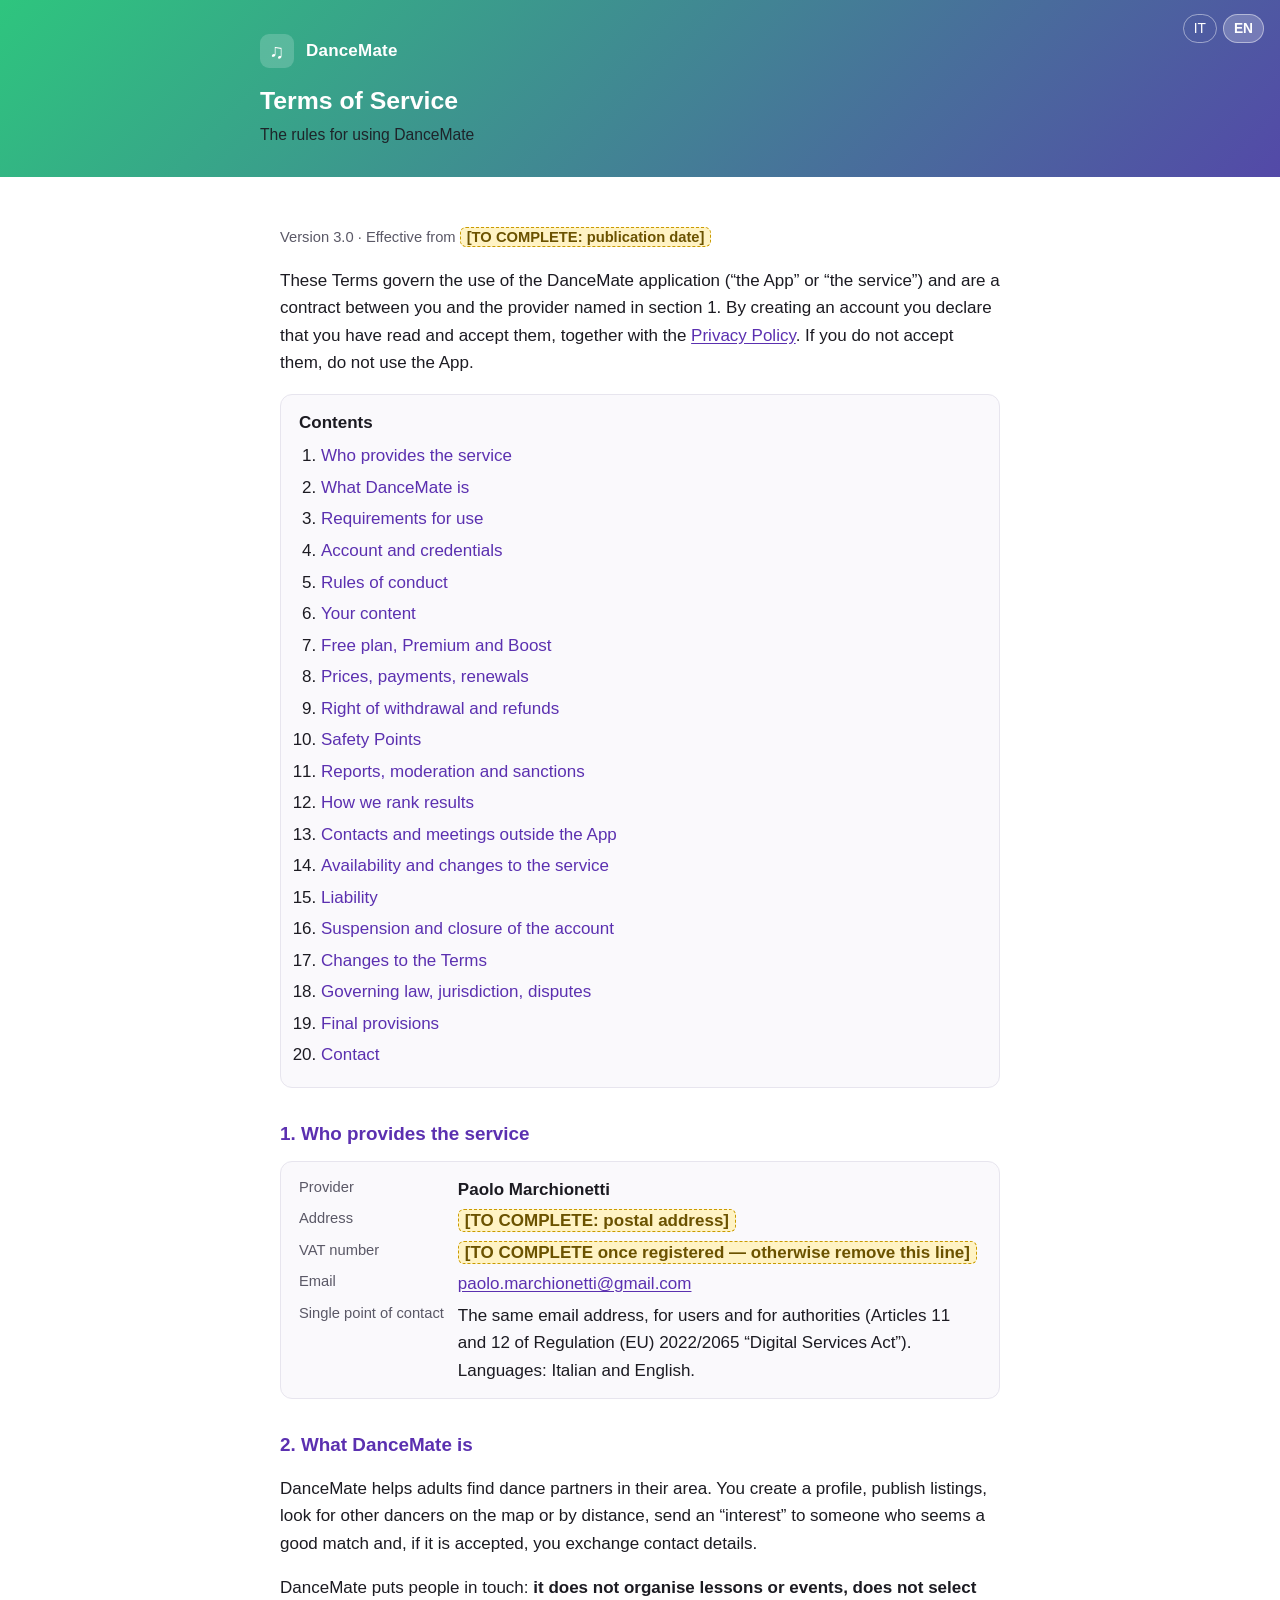
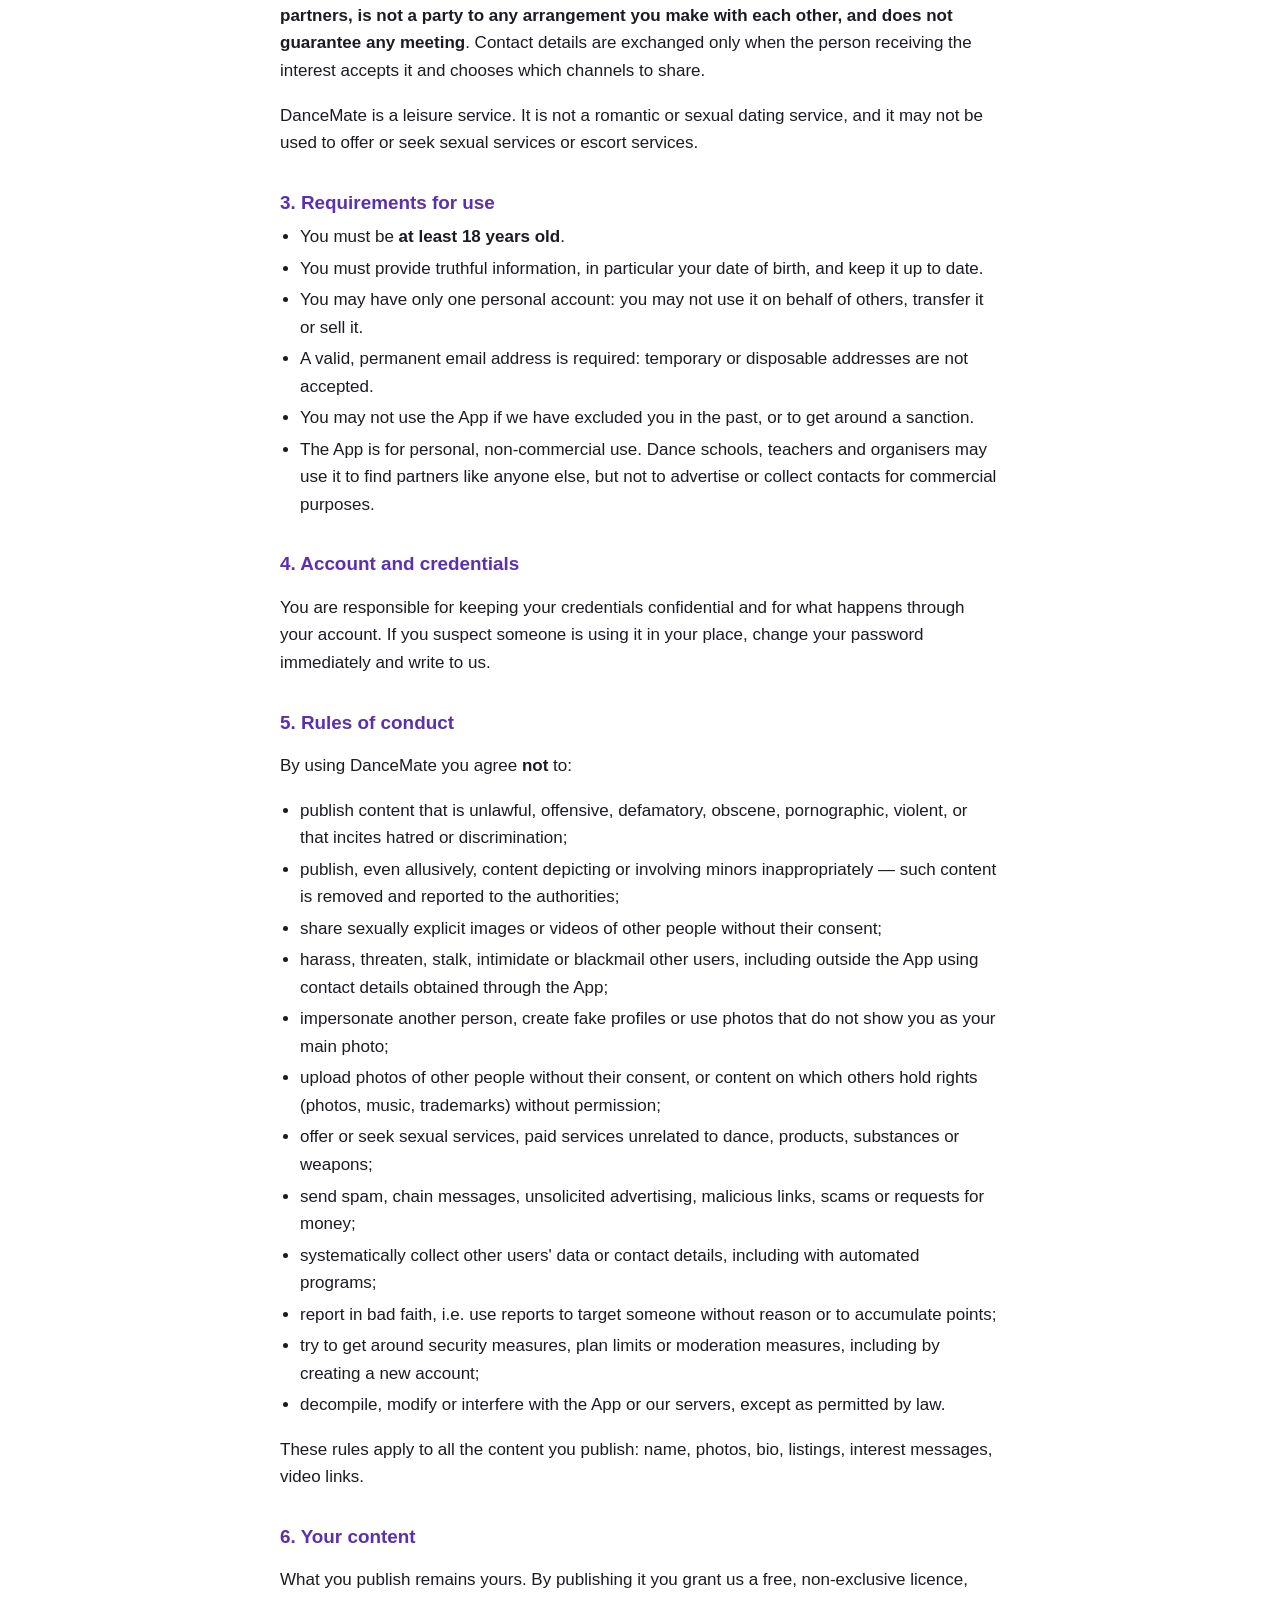
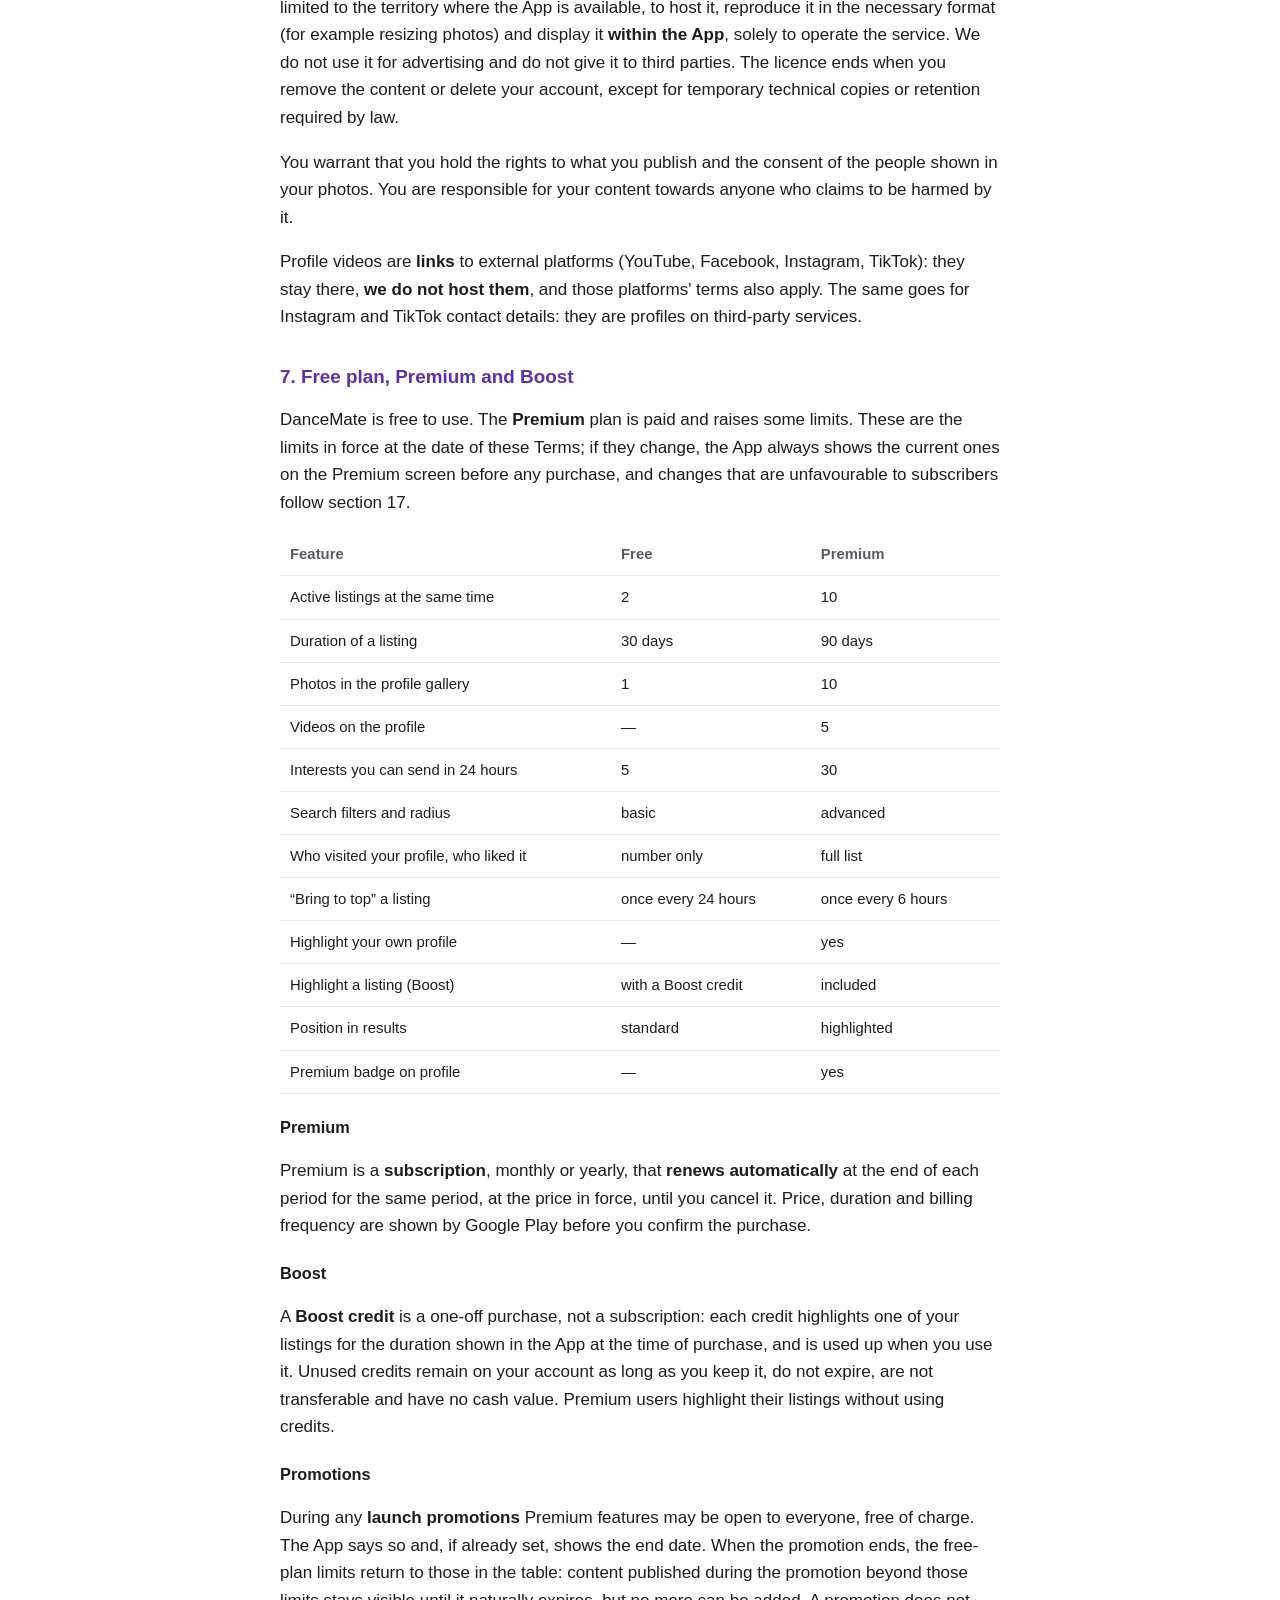
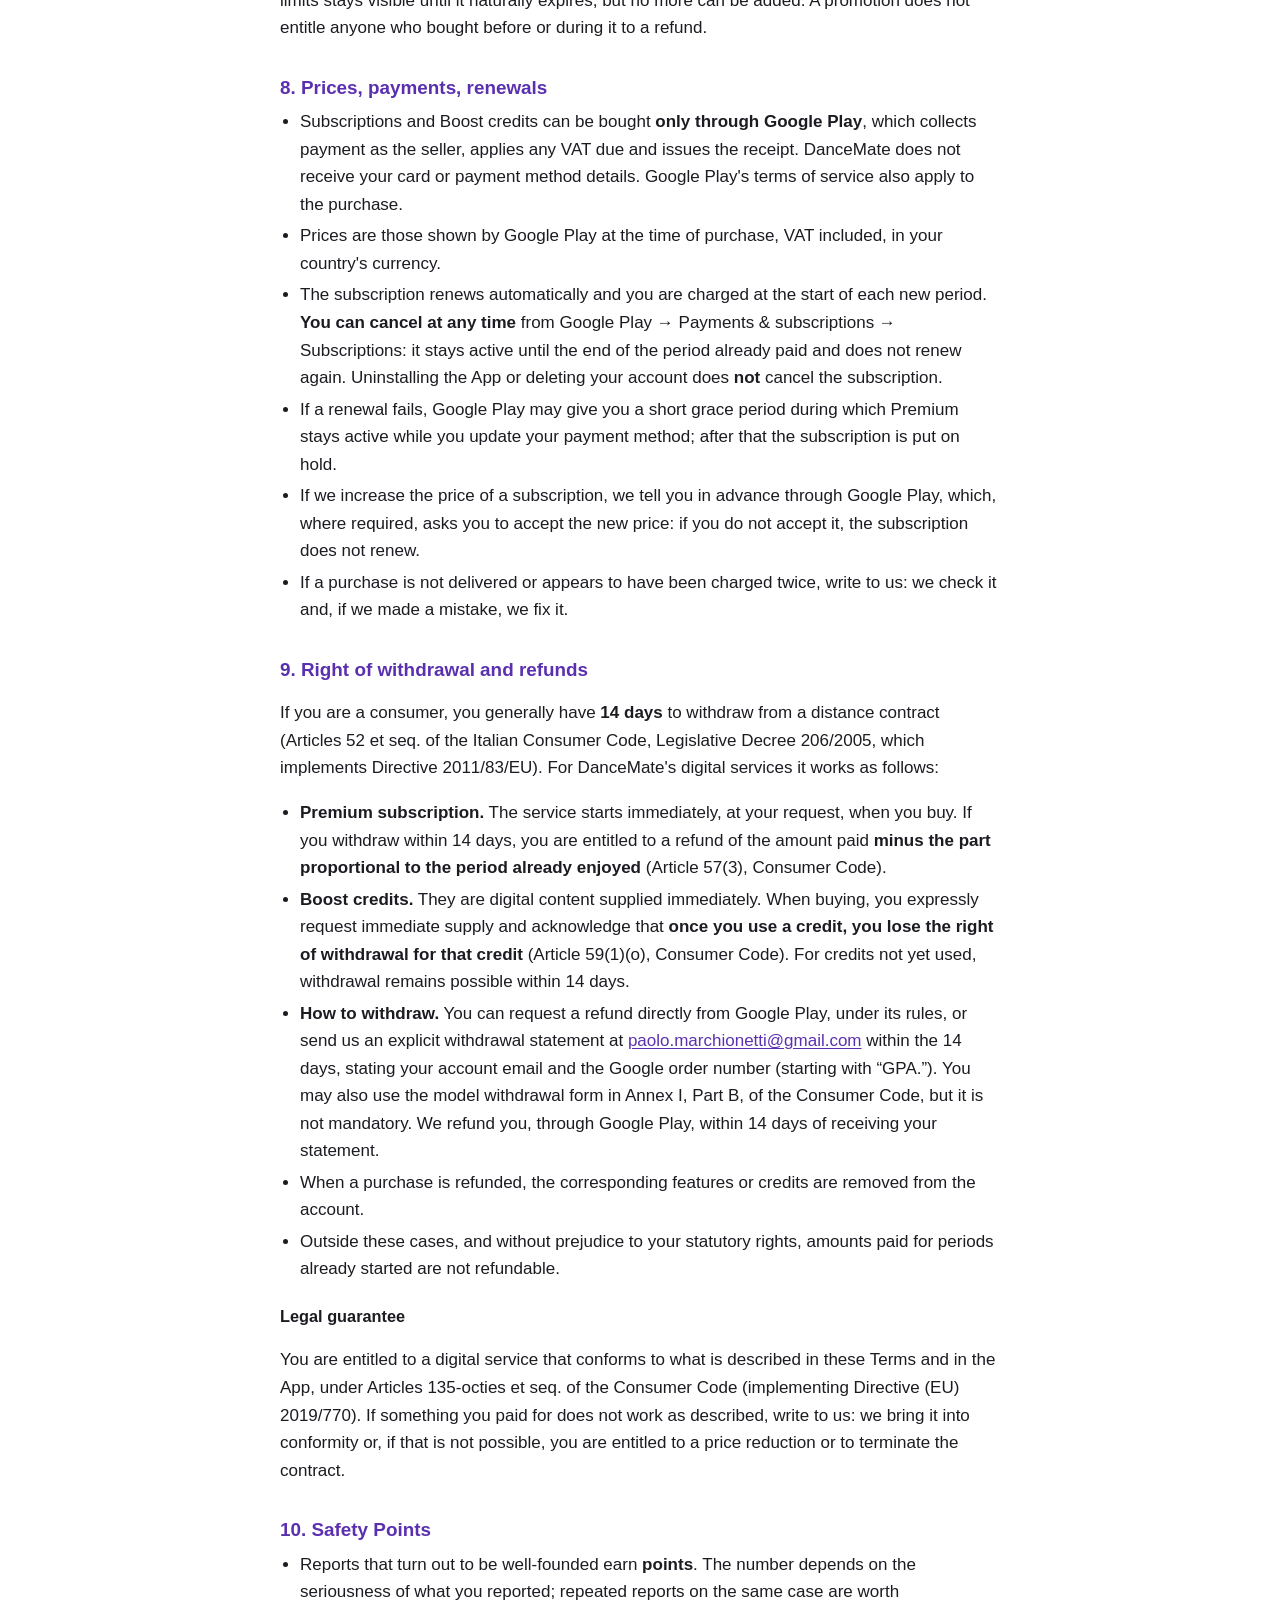
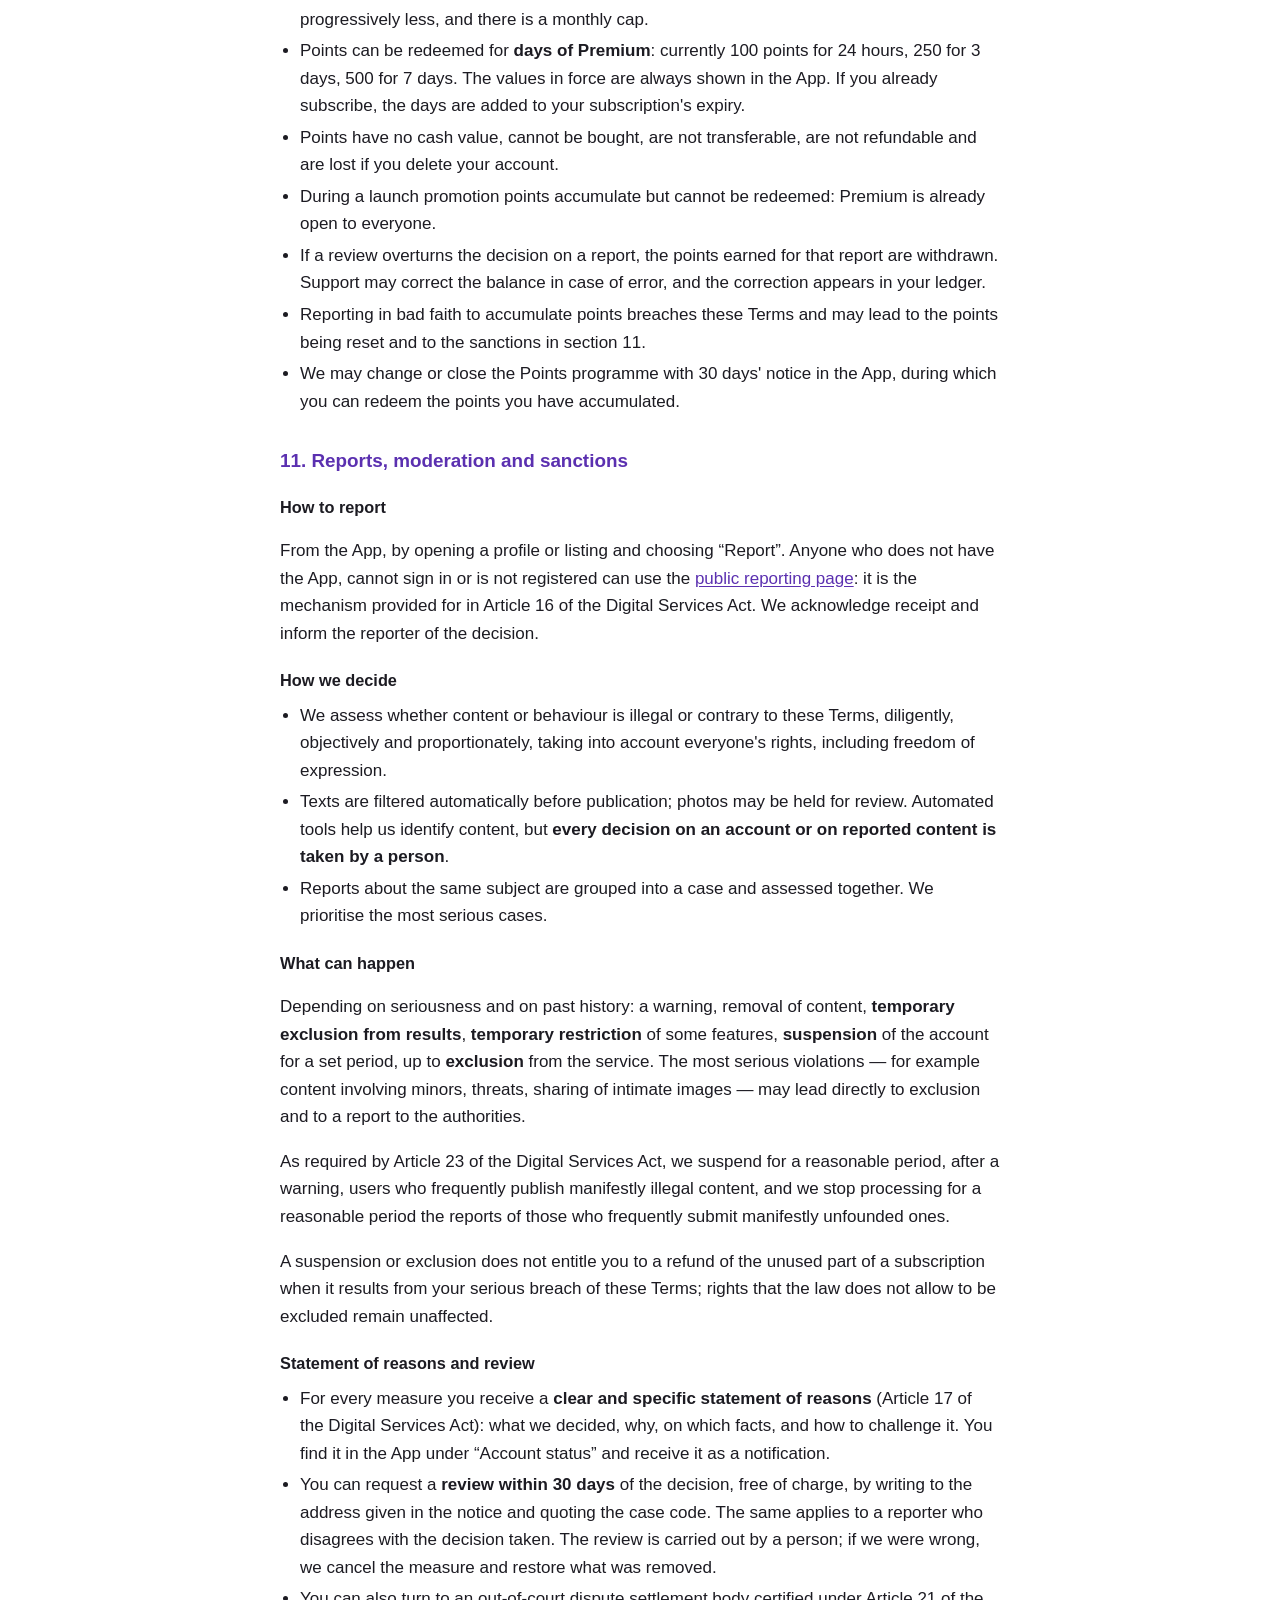
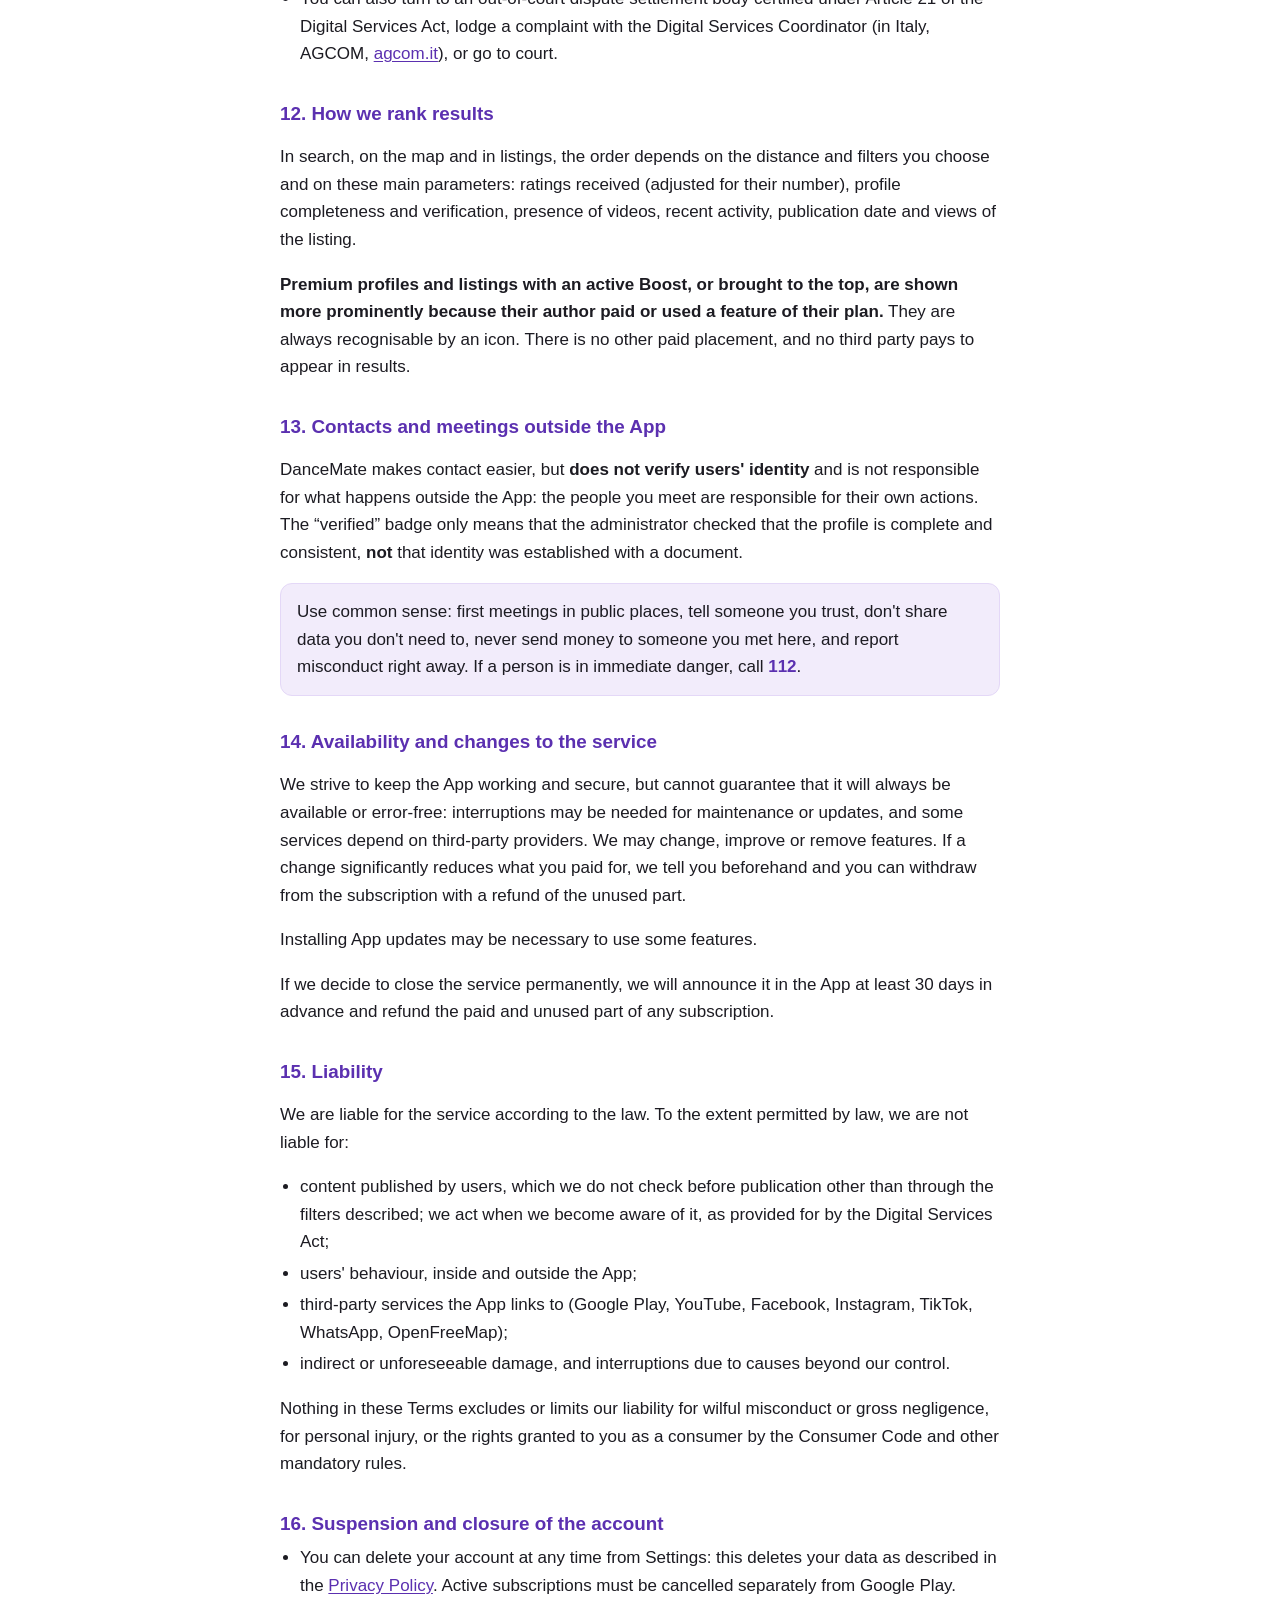
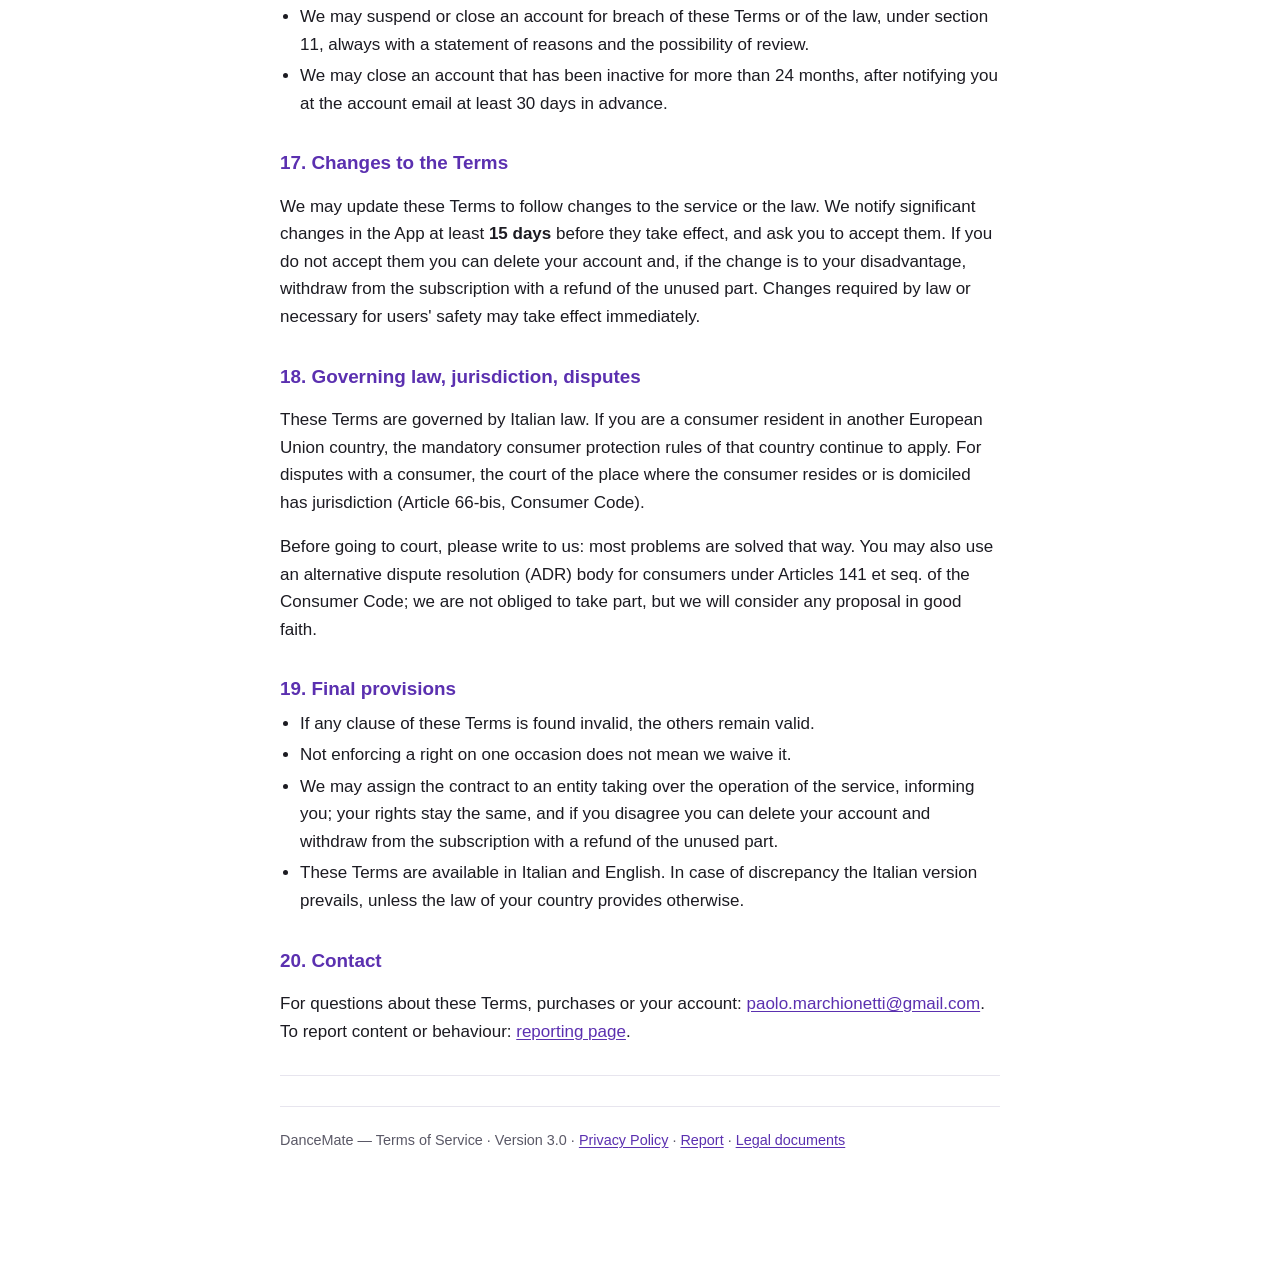
<file: terms.html>
<!DOCTYPE html>
<html lang="it">
<head>
<meta charset="utf-8">
<meta name="viewport" content="width=device-width, initial-scale=1">
<title>Termini di Servizio — DanceMate</title>
<meta name="robots" content="index,follow">
<link rel="alternate" hreflang="en" href="./terms-en.html">
<link rel="alternate" hreflang="it" href="./terms.html">
<link rel="stylesheet" href="./legal.css">
<script src="./legal.js" defer></script>
</head>
<body>
<header class="band">
  <nav class="lang" aria-label="Lingua">
    <a href="./terms.html" data-lang="it" aria-current="true">IT</a>
    <a href="./terms-en.html" data-lang="en">EN</a>
  </nav>
  <div class="wrap">
    <div class="brand"><span class="note">&#9835;</span> DanceMate</div>
    <h1>Termini di Servizio</h1>
    <p>Le regole per usare DanceMate</p>
  </div>
</header>

<main>
<div class="wrap">

<p class="muted">Versione 3.0 · In vigore dal <span class="todo">[DA COMPLETARE: data di pubblicazione]</span></p>

<p>Questi Termini regolano l'uso dell'applicazione DanceMate («l'App» o «il servizio») e sono
un contratto fra te e il fornitore indicato nella sezione 1. Creando un account dichiari di
averli letti e di accettarli, insieme all'<a href="./privacy.html">Informativa sulla
Privacy</a>. Se non li accetti, non usare l'App.</p>

<div class="toc">
  <strong>Indice</strong>
  <ol>
    <li><a href="#fornitore">Chi fornisce il servizio</a></li>
    <li><a href="#cose">Cos'è DanceMate</a></li>
    <li><a href="#requisiti">Requisiti per l'uso</a></li>
    <li><a href="#account">Account e credenziali</a></li>
    <li><a href="#condotta">Regole di condotta</a></li>
    <li><a href="#contenuti">I tuoi contenuti</a></li>
    <li><a href="#piani">Piano gratuito, Premium e Boost</a></li>
    <li><a href="#pagamenti">Prezzi, pagamenti, rinnovi</a></li>
    <li><a href="#recesso">Diritto di recesso e rimborsi</a></li>
    <li><a href="#punti">Punti Sicurezza</a></li>
    <li><a href="#moderazione">Segnalazioni, moderazione e sanzioni</a></li>
    <li><a href="#ordine">Come ordiniamo i risultati</a></li>
    <li><a href="#incontri">Contatti e incontri fuori dall'App</a></li>
    <li><a href="#disponibilita">Disponibilità e modifiche del servizio</a></li>
    <li><a href="#responsabilita">Responsabilità</a></li>
    <li><a href="#chiusura">Sospensione e chiusura dell'account</a></li>
    <li><a href="#modifiche">Modifiche ai Termini</a></li>
    <li><a href="#legge">Legge applicabile, foro, controversie</a></li>
    <li><a href="#varie">Disposizioni finali</a></li>
    <li><a href="#contatti">Contatti</a></li>
  </ol>
</div>

<!-- ════════════════════════════════════════════════════════════════════ -->
<h2 id="fornitore">1. Chi fornisce il servizio</h2>
<div class="legal-id">
  <dl>
    <dt>Fornitore</dt>
    <dd><strong>Paolo Marchionetti</strong></dd>
    <dt>Indirizzo</dt>
    <dd><span class="todo">[DA COMPLETARE: indirizzo postale]</span></dd>
    <dt>Partita IVA</dt>
    <dd><span class="todo">[DA COMPLETARE quando aperta — altrimenti togliere la riga]</span></dd>
    <dt>Email</dt>
    <dd><a href="mailto:paolo.marchionetti@gmail.com">paolo.marchionetti@gmail.com</a></dd>
    <dt>Punto di contatto unico</dt>
    <dd>Lo stesso indirizzo email, per gli utenti e per le autorità (artt. 11 e 12 del
        Reg. (UE) 2022/2065 «Digital Services Act»). Lingue: italiano e inglese.</dd>
  </dl>
</div>

<!-- ════════════════════════════════════════════════════════════════════ -->
<h2 id="cose">2. Cos'è DanceMate</h2>
<p>DanceMate aiuta le persone maggiorenni a trovare partner di ballo nella propria zona. Crei
un profilo, pubblichi annunci, cerchi altri ballerini sulla mappa o per distanza, invii un
«interesse» a chi ti sembra adatto e, se viene accettato, vi scambiate i recapiti.</p>
<p>DanceMate mette in relazione le persone: <strong>non organizza lezioni o eventi, non
seleziona i partner, non è parte degli accordi che prendete fra voi e non garantisce alcun
incontro</strong>. Lo scambio dei recapiti avviene solo quando chi riceve l'interesse lo accetta
e sceglie quali canali condividere.</p>
<p>DanceMate è un servizio per il tempo libero. Non è un servizio di incontri a scopo
sentimentale o sessuale, e non può essere usato per offrire o cercare prestazioni sessuali o
servizi di accompagnamento.</p>

<!-- ════════════════════════════════════════════════════════════════════ -->
<h2 id="requisiti">3. Requisiti per l'uso</h2>
<ul>
  <li>Devi avere <strong>almeno 18 anni</strong>.</li>
  <li>Devi fornire informazioni veritiere, in particolare sulla data di nascita, e tenerle
      aggiornate.</li>
  <li>Puoi avere un solo account, personale: non puoi usarlo per conto di altri, cederlo o
      venderlo.</li>
  <li>Serve un indirizzo email valido e permanente: gli indirizzi temporanei o usa e getta non
      sono accettati.</li>
  <li>Non puoi usare l'App se ti abbiamo escluso in passato, o per aggirare una sanzione.</li>
  <li>L'App è destinata a un uso personale e non commerciale. Scuole di ballo, insegnanti e
      organizzatori possono usarla per trovare partner come chiunque altro, ma non per fare
      pubblicità o raccogliere contatti a fini commerciali.</li>
</ul>

<!-- ════════════════════════════════════════════════════════════════════ -->
<h2 id="account">4. Account e credenziali</h2>
<p>Sei responsabile della riservatezza delle tue credenziali e di quello che avviene
attraverso il tuo account. Se sospetti che qualcuno lo stia usando al tuo posto, cambia subito
la password e scrivici.</p>

<!-- ════════════════════════════════════════════════════════════════════ -->
<h2 id="condotta">5. Regole di condotta</h2>
<p>Usando DanceMate ti impegni a <strong>non</strong>:</p>
<ul>
  <li>pubblicare contenuti illeciti, offensivi, diffamatori, osceni, pornografici, violenti o
      che incitano all'odio o alla discriminazione;</li>
  <li>pubblicare, anche in forma allusiva, contenuti che ritraggano o coinvolgano minori in
      modo inappropriato — questi contenuti vengono rimossi e segnalati alle autorità;</li>
  <li>diffondere immagini o video sessualmente espliciti di altre persone senza il loro
      consenso;</li>
  <li>molestare, minacciare, perseguitare, intimidire o ricattare altri utenti, anche fuori
      dall'App usando i recapiti ottenuti tramite l'App;</li>
  <li>spacciarti per un'altra persona, creare profili falsi o usare foto che non ti ritraggono
      come foto principale;</li>
  <li>caricare foto di altre persone senza il loro consenso, o contenuti su cui altri hanno
      diritti (foto, musica, marchi) senza averne il permesso;</li>
  <li>offrire o cercare prestazioni sessuali, servizi a pagamento non pertinenti al ballo,
      prodotti, sostanze o armi;</li>
  <li>inviare spam, catene, pubblicità non richiesta, link malevoli, truffe o richieste di
      denaro;</li>
  <li>raccogliere in modo sistematico i dati o i recapiti degli altri utenti, anche con
      programmi automatici;</li>
  <li>segnalare in malafede, cioè usare le segnalazioni per colpire qualcuno senza motivo o per
      accumulare punti;</li>
  <li>tentare di aggirare le misure di sicurezza, i limiti dei piani o i provvedimenti di
      moderazione, anche creando un nuovo account;</li>
  <li>decompilare, modificare o interferire con l'App o con i nostri server, salvo nei limiti
      consentiti dalla legge.</li>
</ul>
<p>Queste regole valgono per tutti i contenuti che pubblichi: nome, foto, biografia, annunci,
messaggi degli interessi, link ai video.</p>

<!-- ════════════════════════════════════════════════════════════════════ -->
<h2 id="contenuti">6. I tuoi contenuti</h2>
<p>Quello che pubblichi resta tuo. Pubblicandolo ci concedi una licenza gratuita, non
esclusiva, limitata al territorio in cui l'App è disponibile, a ospitarlo, riprodurlo nel
formato necessario (per esempio ridimensionando le foto) e mostrarlo <strong>all'interno
dell'App</strong>, per il solo funzionamento del servizio. Non lo usiamo per pubblicità e non
lo cediamo a terzi. La licenza termina quando rimuovi il contenuto o elimini l'account, salvo
copie tecniche temporanee o conservazioni imposte dalla legge.</p>
<p>Garantisci di avere i diritti su quello che pubblichi e il consenso delle persone ritratte
nelle tue foto. Sei responsabile dei tuoi contenuti nei confronti di chi ritenga di esserne
danneggiato.</p>
<p>I video del profilo sono <strong>link</strong> a piattaforme esterne (YouTube, Facebook,
Instagram, TikTok): restano lì, <strong>non li ospitiamo noi</strong>, e valgono anche le
condizioni di quelle piattaforme. Lo stesso vale per i recapiti Instagram e TikTok: sono
profili su servizi di terzi.</p>

<!-- ════════════════════════════════════════════════════════════════════ -->
<h2 id="piani">7. Piano gratuito, Premium e Boost</h2>
<p>DanceMate si usa gratuitamente. Il piano <strong>Premium</strong> è a pagamento e alza
alcuni limiti. Questi sono i limiti in vigore alla data di questi Termini; se cambiano, l'App
mostra sempre quelli aggiornati nella schermata Premium prima di ogni acquisto, e le modifiche
a sfavore degli abbonati seguono la sezione 17.</p>

<table>
  <tr><th>Funzione</th><th>Gratuito</th><th>Premium</th></tr>
  <tr><td>Annunci attivi contemporaneamente</td><td class="num">2</td><td class="num">10</td></tr>
  <tr><td>Durata di un annuncio</td><td class="num">30 giorni</td><td class="num">90 giorni</td></tr>
  <tr><td>Foto nella galleria del profilo</td><td class="num">1</td><td class="num">10</td></tr>
  <tr><td>Video sul profilo</td><td class="num">—</td><td class="num">5</td></tr>
  <tr><td>Interessi inviabili in 24 ore</td><td class="num">5</td><td class="num">30</td></tr>
  <tr><td>Filtri e raggio di ricerca</td><td>di base</td><td>avanzati</td></tr>
  <tr><td>Chi ha visitato il profilo, chi ha messo «mi piace»</td><td>solo il numero</td><td>elenco completo</td></tr>
  <tr><td>«Riporta in cima» un annuncio</td><td>una volta ogni 24 ore</td><td>una volta ogni 6 ore</td></tr>
  <tr><td>Mettere in evidenza il proprio profilo</td><td class="num">—</td><td>sì</td></tr>
  <tr><td>Mettere in evidenza un annuncio (Boost)</td><td>con un credito Boost</td><td>incluso</td></tr>
  <tr><td>Posizione nei risultati</td><td>standard</td><td>in evidenza</td></tr>
  <tr><td>Badge Premium sul profilo</td><td class="num">—</td><td class="num">sì</td></tr>
</table>

<h3>Premium</h3>
<p>Premium è un <strong>abbonamento</strong>, mensile o annuale, che <strong>si rinnova
automaticamente</strong> alla scadenza per un periodo uguale, al prezzo in vigore, finché non
lo disdici. Il prezzo, la durata e la periodicità sono mostrati da Google Play prima della
conferma dell'acquisto.</p>

<h3>Boost</h3>
<p>Un <strong>credito Boost</strong> è un acquisto singolo, non un abbonamento: ogni credito
mette in evidenza un tuo annuncio per la durata indicata nell'App al momento dell'acquisto, e
si consuma quando lo usi. I crediti non usati restano sul tuo account finché lo mantieni, non
scadono, non sono trasferibili e non hanno valore in denaro. Gli utenti Premium mettono in
evidenza i propri annunci senza consumare crediti.</p>

<h3>Promozioni</h3>
<p>Durante eventuali <strong>promozioni di lancio</strong> le funzioni Premium possono essere
aperte a tutti, senza pagamento. L'App lo segnala e, se è già stabilita, indica la data di
fine. Alla fine della promozione i limiti del piano gratuito tornano quelli della tabella: i
contenuti pubblicati durante la promozione oltre quei limiti restano visibili fino alla loro
scadenza naturale, ma non se ne possono aggiungere altri. Una promozione non dà diritto ad
alcun rimborso a chi ha acquistato prima o durante.</p>

<!-- ════════════════════════════════════════════════════════════════════ -->
<h2 id="pagamenti">8. Prezzi, pagamenti, rinnovi</h2>
<ul>
  <li>Abbonamenti e crediti Boost si acquistano <strong>esclusivamente tramite Google
      Play</strong>, che incassa il pagamento come venditore, applica l'IVA dovuta e rilascia
      la ricevuta. DanceMate non riceve i dati della tua carta o del tuo metodo di pagamento.
      All'acquisto si applicano anche i Termini di servizio di Google Play.</li>
  <li>I prezzi sono quelli mostrati da Google Play al momento dell'acquisto, IVA inclusa, nella
      valuta del tuo paese.</li>
  <li>L'abbonamento si rinnova automaticamente e l'addebito avviene all'inizio di ogni nuovo
      periodo. <strong>Puoi disdirlo in qualsiasi momento</strong> da Google Play →
      Pagamenti e abbonamenti → Abbonamenti: resta attivo fino alla fine del periodo già
      pagato e non si rinnova più. Eliminare l'App o l'account <strong>non</strong> disdice
      l'abbonamento.</li>
  <li>Se il rinnovo non va a buon fine, Google Play può concederti un breve periodo di tolleranza
      durante il quale Premium resta attivo mentre aggiorni il metodo di pagamento; poi
      l'abbonamento viene sospeso.</li>
  <li>Se aumentiamo il prezzo di un abbonamento, te lo comunichiamo in anticipo tramite Google
      Play, che nei casi previsti ti chiede di accettare il nuovo prezzo: se non lo accetti,
      l'abbonamento non si rinnova.</li>
  <li>Se un acquisto non ti viene consegnato o risulta addebitato due volte, scrivici: lo
      verifichiamo e, se abbiamo sbagliato noi, lo correggiamo.</li>
</ul>

<!-- ════════════════════════════════════════════════════════════════════ -->
<h2 id="recesso">9. Diritto di recesso e rimborsi</h2>
<p>Se sei un consumatore hai, in via generale, <strong>14 giorni</strong> per recedere da un
contratto concluso a distanza (artt. 52 e seguenti del Codice del Consumo, D.Lgs. 206/2005).
Per i servizi digitali di DanceMate funziona così:</p>
<ul>
  <li><strong>Abbonamento Premium.</strong> Il servizio si attiva subito, su tua richiesta, al
      momento dell'acquisto. Se recedi entro 14 giorni, hai diritto al rimborso
      dell'importo pagato <strong>meno la parte proporzionale al periodo già goduto</strong>
      (art. 57, comma 3, Codice del Consumo).</li>
  <li><strong>Crediti Boost.</strong> Sono contenuto digitale fornito immediatamente. Con
      l'acquisto chiedi espressamente che ti vengano forniti subito e prendi atto che,
      <strong>una volta usato un credito, perdi il diritto di recesso su quel credito</strong>
      (art. 59, comma 1, lettera o, Codice del Consumo). Sui crediti non ancora usati il recesso
      resta possibile entro 14 giorni.</li>
  <li><strong>Come recedere.</strong> Puoi chiedere il rimborso direttamente a Google Play,
      secondo le sue regole, oppure inviarci una dichiarazione esplicita di recesso a
      <a href="mailto:paolo.marchionetti@gmail.com">paolo.marchionetti@gmail.com</a> entro i 14
      giorni, indicando l'email dell'account e il numero d'ordine Google (inizia con «GPA.»).
      Puoi anche usare il modulo tipo di recesso previsto dall'Allegato I, parte B, del Codice
      del Consumo, ma non è obbligatorio. Ti rimborsiamo, tramite Google Play, entro 14 giorni
      dalla ricezione della tua dichiarazione.</li>
  <li>Quando un acquisto viene rimborsato, le funzioni o i crediti corrispondenti vengono
      tolti dall'account.</li>
  <li>Fuori da questi casi, e salvo i diritti previsti dalla legge, gli importi pagati per
      periodi già iniziati non sono rimborsabili.</li>
</ul>
<h3>Garanzia legale</h3>
<p>Hai diritto a un servizio digitale conforme a quanto descritto in questi Termini e
nell'App, secondo gli artt. 135-octies e seguenti del Codice del Consumo. Se qualcosa che hai
pagato non funziona come descritto, scrivici: la rimettiamo in conformità o, se non è possibile,
ti spetta una riduzione del prezzo o la risoluzione del contratto.</p>

<!-- ════════════════════════════════════════════════════════════════════ -->
<h2 id="punti">10. Punti Sicurezza</h2>
<ul>
  <li>Le segnalazioni che si rivelano fondate fanno guadagnare <strong>punti</strong>. Il
      numero dipende dalla gravità di ciò che hai segnalato; segnalazioni ripetute sullo stesso
      caso valgono progressivamente meno, e c'è un tetto mensile.</li>
  <li>I punti si riscattano in <strong>giorni di Premium</strong>: oggi 100 punti per 24 ore,
      250 per 3 giorni, 500 per 7 giorni. I valori in vigore sono sempre mostrati nell'App.
      Se sei già abbonato, i giorni si sommano alla scadenza del tuo abbonamento.</li>
  <li>I punti non hanno valore in denaro, non si comprano, non sono trasferibili, non sono
      rimborsabili e si perdono se elimini l'account.</li>
  <li>Durante una promozione di lancio i punti si accumulano ma non si riscattano: il Premium
      è già aperto a tutti.</li>
  <li>Se un riesame ribalta la decisione su una segnalazione, i punti guadagnati per quella
      segnalazione vengono ritirati. L'assistenza può correggere il saldo in caso di errore, e
      la correzione compare nel tuo registro.</li>
  <li>Segnalare in malafede per accumulare punti è una violazione di questi Termini e può
      portare all'azzeramento dei punti e alle sanzioni della sezione 11.</li>
  <li>Possiamo modificare o chiudere il programma Punti con un preavviso di 30 giorni
      nell'App, durante i quali potrai riscattare i punti accumulati.</li>
</ul>

<!-- ════════════════════════════════════════════════════════════════════ -->
<h2 id="moderazione">11. Segnalazioni, moderazione e sanzioni</h2>

<h3>Come si segnala</h3>
<p>Dall'App, aprendo un profilo o un annuncio e scegliendo «Segnala». Chi non ha l'App, non
riesce ad accedere o non è iscritto può usare la <a href="./segnala.html">pagina di
segnalazione pubblica</a>: è il meccanismo previsto dall'art. 16 del Digital Services Act.
Confermiamo la ricezione e comunichiamo la decisione a chi ha segnalato.</p>

<h3>Come decidiamo</h3>
<ul>
  <li>Valutiamo se un contenuto o un comportamento è illegale o contrario a questi Termini,
      in modo diligente, obiettivo e proporzionato, tenendo conto dei diritti di tutti,
      compresa la libertà di espressione.</li>
  <li>I testi sono filtrati automaticamente prima della pubblicazione; le foto possono essere
      trattenute in revisione. Gli strumenti automatici ci aiutano a individuare i contenuti,
      ma <strong>ogni decisione su un account o su un contenuto segnalato la prende una
      persona</strong>.</li>
  <li>Le segnalazioni sullo stesso soggetto vengono raggruppate in un caso e valutate insieme.
      Diamo priorità ai casi più gravi.</li>
</ul>

<h3>Che cosa può succedere</h3>
<p>A seconda della gravità e di quanto è già successo in passato: richiamo, rimozione del
contenuto, <strong>esclusione temporanea dai risultati</strong>, <strong>limitazione
temporanea</strong> di alcune funzioni, <strong>sospensione</strong> dell'account per un periodo
determinato, fino all'<strong>esclusione</strong> dal servizio. Le violazioni più gravi — per
esempio contenuti che coinvolgono minori, minacce, diffusione di immagini intime — possono
portare direttamente all'esclusione e alla segnalazione alle autorità.</p>
<p>Come prevede l'art. 23 del Digital Services Act, sospendiamo per un periodo ragionevole, dopo
un avvertimento, chi pubblica con frequenza contenuti manifestamente illegali, e smettiamo di
esaminare per un periodo ragionevole le segnalazioni di chi ne invia con frequenza di
manifestamente infondate.</p>
<p>Una sospensione o un'esclusione non danno diritto al rimborso della parte di abbonamento non
goduta quando sono dovute a una tua violazione grave di questi Termini; restano salvi i diritti
che la legge non consente di escludere.</p>

<h3>Motivazione e riesame</h3>
<ul>
  <li>Di ogni provvedimento ricevi una <strong>motivazione chiara e specifica</strong> (art. 17
      del Digital Services Act): che cosa abbiamo deciso, perché, su quali fatti, e come
      contestarlo. La trovi nell'App in «Stato account» e ti arriva come notifica.</li>
  <li>Puoi chiedere il <strong>riesame entro 30 giorni</strong> dalla decisione, gratuitamente,
      scrivendo all'indirizzo indicato nell'avviso e citando il codice del caso. Lo stesso vale
      per chi ha segnalato e non è d'accordo con la decisione presa. Il riesame lo fa una
      persona; se abbiamo sbagliato annulliamo il provvedimento e ripristiniamo quello che era
      stato tolto.</li>
  <li>Puoi inoltre rivolgerti a un organismo di risoluzione extragiudiziale delle controversie
      certificato ai sensi dell'art. 21 del Digital Services Act, presentare reclamo al
      Coordinatore dei servizi digitali (in Italia l'AGCOM,
      <a href="https://www.agcom.it">agcom.it</a>), o all'autorità giudiziaria.</li>
</ul>

<!-- ════════════════════════════════════════════════════════════════════ -->
<h2 id="ordine">12. Come ordiniamo i risultati</h2>
<p>Nella ricerca, sulla mappa e negli annunci, l'ordine dipende dalla distanza e dai filtri che
scegli e da questi parametri principali: valutazioni ricevute (corrette per il loro numero),
completezza e verifica del profilo, presenza di video, attività recente, data di
pubblicazione e visualizzazioni dell'annuncio.</p>
<p><strong>I profili Premium e gli annunci con un Boost attivo, o riportati in cima, compaiono
in evidenza perché il loro autore ha pagato o ha usato una funzione del suo piano.</strong>
Sono sempre riconoscibili da un'icona. Non esiste alcun altro posizionamento a pagamento, e
nessun terzo paga per comparire nei risultati.</p>

<!-- ════════════════════════════════════════════════════════════════════ -->
<h2 id="incontri">13. Contatti e incontri fuori dall'App</h2>
<p>DanceMate facilita il contatto, ma <strong>non verifica l'identità degli iscritti</strong> e
non risponde di quello che accade fuori dall'App: le persone che incontri sono responsabili
delle proprie azioni. Il badge «verificato» indica soltanto che l'amministratore ha controllato
che il profilo sia completo e coerente, <strong>non</strong> che l'identità sia stata accertata
con un documento.</p>
<div class="box">
  Usa buon senso: i primi incontri in luoghi pubblici, avvisa qualcuno di cui ti fidi, non
  condividere dati che non servono, non mandare mai denaro a chi hai conosciuto qui, e segnala
  subito i comportamenti scorretti. Se una persona è in pericolo immediato, chiama il
  <strong>112</strong>.
</div>

<!-- ════════════════════════════════════════════════════════════════════ -->
<h2 id="disponibilita">14. Disponibilità e modifiche del servizio</h2>
<p>Ci impegniamo a mantenere l'App funzionante e sicura, ma non possiamo garantire che sia
sempre disponibile o priva di errori: possono servire interruzioni per manutenzione o
aggiornamenti, e alcuni servizi dipendono da fornitori terzi. Possiamo modificare, migliorare
o togliere funzioni. Se una modifica riduce in modo rilevante quello che hai pagato, te lo
diciamo prima e puoi recedere dall'abbonamento con il rimborso della parte non goduta.</p>
<p>Per usare alcune funzioni può essere necessario installare gli aggiornamenti dell'App.</p>
<p>Se decidiamo di chiudere definitivamente il servizio, lo annunciamo nell'App con almeno 30
giorni di anticipo e rimborsiamo la parte di abbonamento pagata e non goduta.</p>

<!-- ════════════════════════════════════════════════════════════════════ -->
<h2 id="responsabilita">15. Responsabilità</h2>
<p>Rispondiamo del servizio secondo la legge. Nei limiti in cui la legge lo consente, non
rispondiamo:</p>
<ul>
  <li>dei contenuti pubblicati dagli utenti, che non controlliamo prima della pubblicazione se
      non con i filtri descritti; interveniamo quando ne veniamo a conoscenza, come prevede il
      Digital Services Act;</li>
  <li>dei comportamenti degli utenti, dentro e fuori dall'App;</li>
  <li>dei servizi di terzi a cui l'App rimanda (Google Play, YouTube, Facebook, Instagram,
      TikTok, WhatsApp, OpenFreeMap);</li>
  <li>dei danni indiretti o imprevedibili, e delle interruzioni dovute a cause che non
      dipendono da noi.</li>
</ul>
<p>Nulla in questi Termini esclude o limita la nostra responsabilità per dolo o colpa grave,
per danni alla persona, né i diritti che il Codice del Consumo e le altre norme imperative ti
riconoscono come consumatore.</p>

<!-- ════════════════════════════════════════════════════════════════════ -->
<h2 id="chiusura">16. Sospensione e chiusura dell'account</h2>
<ul>
  <li>Puoi eliminare l'account quando vuoi da Impostazioni: l'operazione cancella i tuoi dati
      come descritto nell'<a href="./privacy.html#conservazione">Informativa sulla Privacy</a>.
      Gli abbonamenti attivi vanno disdetti separatamente da Google Play.</li>
  <li>Possiamo sospendere o chiudere un account in caso di violazione di questi Termini o della
      legge, secondo la sezione 11, sempre con una motivazione e la possibilità di riesame.</li>
  <li>Possiamo chiudere un account inattivo da più di 24 mesi, dopo averti avvisato all'email
      dell'account almeno 30 giorni prima.</li>
</ul>

<!-- ════════════════════════════════════════════════════════════════════ -->
<h2 id="modifiche">17. Modifiche ai Termini</h2>
<p>Possiamo aggiornare questi Termini per seguire cambiamenti del servizio o della legge. Le
modifiche rilevanti te le comunichiamo nell'App almeno <strong>15 giorni</strong> prima che
entrino in vigore, e ti chiediamo di accettarle. Se non le accetti puoi eliminare l'account e,
se la modifica è a tuo sfavore, recedere dall'abbonamento con il rimborso della parte non
goduta. Le modifiche imposte dalla legge o necessarie per la sicurezza degli utenti possono
entrare in vigore subito.</p>

<!-- ════════════════════════════════════════════════════════════════════ -->
<h2 id="legge">18. Legge applicabile, foro, controversie</h2>
<p>Questi Termini sono regolati dalla legge italiana. Se sei un consumatore residente in un
altro paese dell'Unione Europea, restano applicabili le norme imperative a tua tutela di quel
paese. Per le controversie con un consumatore è competente il foro del luogo in cui il
consumatore risiede o è domiciliato (art. 66-bis Codice del Consumo).</p>
<p>Prima di rivolgerti a un giudice ti chiediamo di scriverci: la maggior parte dei problemi si
risolve così. Puoi anche ricorrere a un organismo di risoluzione alternativa delle controversie
(ADR) per i consumatori ai sensi degli artt. 141 e seguenti del Codice del Consumo; non siamo
obbligati ad aderirvi, ma valuteremo in buona fede ogni proposta.</p>

<!-- ════════════════════════════════════════════════════════════════════ -->
<h2 id="varie">19. Disposizioni finali</h2>
<ul>
  <li>Se una clausola di questi Termini risultasse invalida, le altre restano valide.</li>
  <li>Il fatto che non facciamo valere un diritto in un'occasione non significa che vi
      rinunciamo.</li>
  <li>Possiamo cedere il contratto a un soggetto che subentri nella gestione del servizio,
      avvisandoti; i tuoi diritti restano gli stessi, e se non sei d'accordo puoi eliminare
      l'account e recedere dall'abbonamento con il rimborso della parte non goduta.</li>
  <li>Questi Termini sono disponibili in italiano e in inglese. In caso di differenze prevale
      la versione italiana, salvo che la legge del tuo paese disponga diversamente.</li>
</ul>

<!-- ════════════════════════════════════════════════════════════════════ -->
<h2 id="contatti">20. Contatti</h2>
<p>Per domande su questi Termini, sugli acquisti o sull'account:
<a href="mailto:paolo.marchionetti@gmail.com">paolo.marchionetti@gmail.com</a>. Per segnalare
contenuti o comportamenti: <a href="./segnala.html">pagina di segnalazione</a>.</p>

<hr>
<footer>
  DanceMate — Termini di Servizio · Versione 3.0 ·
  <a href="./privacy.html">Informativa sulla Privacy</a> ·
  <a href="./segnala.html">Segnala</a> ·
  <a href="./index.html">Documenti legali</a>
</footer>

</div>
</main>
</body>
</html>
</file>
<file: legal.css>
/* ============================================================
   FILE: legal.css — DanceMate, pagine pubbliche
   N13 (13/09/2026)

   Prima ogni pagina si portava dentro la propria copia dello stile: quattro
   copie da tenere allineate a mano, e infatti non lo erano più. Da qui in poi
   il foglio è uno solo, e le pagine sono otto (quattro in italiano, quattro in
   inglese) che pesano poche righe ciascuna.

   REVISIONE 3.0 (21/09/2026): aggiunti .todo (campi da completare prima della
   pubblicazione, ben visibili apposta), .legal-id (blocco dati del fornitore) e
   .ref (riferimenti normativi in piccolo sotto i paragrafi).
   ============================================================ */

:root{
  --ink:#1c1b22; --muted:#5a5866; --line:#e7e5ee;
  --viola:#5b30b0; --viola-soft:#f2ecfb; --verde:#2ec57e; --bg:#ffffff;
  --err:#b3261e; --maxw:760px;
}

*{box-sizing:border-box}
html{-webkit-text-size-adjust:100%}
body{
  margin:0; background:var(--bg); color:var(--ink);
  font-family:-apple-system,BlinkMacSystemFont,"Segoe UI",Roboto,Helvetica,Arial,sans-serif;
  line-height:1.62; font-size:17px;
}

/* ── intestazione ─────────────────────────────────────────── */
.band{
  background:linear-gradient(135deg,var(--verde) 0%,var(--viola) 120%);
  color:#fff; padding:34px 20px 30px; position:relative;
}
.wrap{max-width:var(--maxw); margin:0 auto; padding:0 20px}
.band .wrap{padding-left:0;padding-right:0}
.brand{display:flex; align-items:center; gap:12px; font-weight:700; letter-spacing:.2px}
.note{width:34px;height:34px;border-radius:9px;background:rgba(255,255,255,.18);
  display:flex;align-items:center;justify-content:center;font-size:20px}
h1{font-size:1.55rem; margin:18px 0 6px; line-height:1.2}
.band p{margin:0; opacity:.92; font-size:.98rem}

/* ── selettore di lingua ──────────────────────────────────── */
.lang{position:absolute; top:14px; right:16px; display:flex; gap:6px; font-size:.86rem}
.lang a{
  color:#fff; text-decoration:none; padding:4px 10px; border-radius:999px;
  border:1px solid rgba(255,255,255,.45); line-height:1.4;
}
.lang a[aria-current="true"]{background:rgba(255,255,255,.22); font-weight:700}

/* ── testo ────────────────────────────────────────────────── */
main{padding:34px 0 60px}
h2{font-size:1.18rem; margin:34px 0 8px; color:var(--viola); line-height:1.3}
h3{font-size:1.02rem; margin:20px 0 4px}
p,li{color:var(--ink)}
.muted{color:var(--muted); font-size:.92rem}
a{color:var(--viola); text-decoration:underline; text-underline-offset:2px}
ul{padding-left:20px; margin:8px 0}
ol{padding-left:22px}
li{margin:4px 0}
table{width:100%; border-collapse:collapse; margin:10px 0; font-size:.93rem}
th,td{text-align:left; padding:9px 10px; border-bottom:1px solid var(--line); vertical-align:top}
th{color:var(--muted); font-weight:600}
td.num{white-space:nowrap}
.box{background:var(--viola-soft); border:1px solid #e4d8f7; border-radius:12px; padding:14px 16px; margin:14px 0}
.box strong{color:var(--viola)}
.urgent{background:#fdf2f1; border-color:#f3c2be}
.urgent strong{color:var(--err)}
.toc{background:#faf9fc; border:1px solid var(--line); border-radius:12px; padding:14px 18px; margin:8px 0 0}
.toc ol{margin:6px 0 0; padding-left:22px}
.toc a{text-decoration:none}
hr{border:none;border-top:1px solid var(--line);margin:30px 0}

/* ── indice del sito ──────────────────────────────────────── */
a.card{display:block;border:1px solid var(--line);border-radius:14px;padding:18px 20px;
  margin:14px 0;text-decoration:none;color:var(--ink)}
a.card:hover{border-color:var(--viola)}
a.card strong{color:var(--viola);font-size:1.08rem}
a.card span{display:block;color:var(--muted);font-size:.92rem;margin-top:4px}

/* ── pulsante ─────────────────────────────────────────────── */
.cta{display:block; text-align:center; text-decoration:none; margin:26px 0 10px;
  padding:16px; border-radius:12px; background:var(--viola); color:#fff;
  font-size:1.05rem; font-weight:700}
.cta:hover{opacity:.92}
.alt{text-align:center; color:var(--muted); font-size:.92rem; margin-top:6px}

footer{border-top:1px solid var(--line); padding:22px 0 50px; color:var(--muted); font-size:.9rem}

/* ── revisione 3.0 ────────────────────────────────────────── */
/* Un campo da completare deve saltare all'occhio: se una pagina viene pubblicata
   con un .todo dentro, lo si vede a colpo d'occhio anche dal telefono. */
.todo{background:#fff3c4; border:1px dashed #c99a00; border-radius:6px;
  padding:1px 6px; font-weight:600; color:#6b5200}
.legal-id{border:1px solid var(--line); border-radius:12px; padding:14px 18px; margin:14px 0;
  background:#faf9fc}
.legal-id dl{margin:0; display:grid; grid-template-columns:max-content 1fr; gap:4px 14px}
.legal-id dt{color:var(--muted); font-size:.92rem}
.legal-id dd{margin:0}
.ref{color:var(--muted); font-size:.84rem; margin-top:-2px}
@media (max-width:520px){ .legal-id dl{grid-template-columns:1fr} .legal-id dd{margin-bottom:6px} }

@media print{
  .band{background:none;color:#000;padding:0 0 10px}
  .lang,.cta{display:none}
  body{font-size:12pt}
}
</file>
